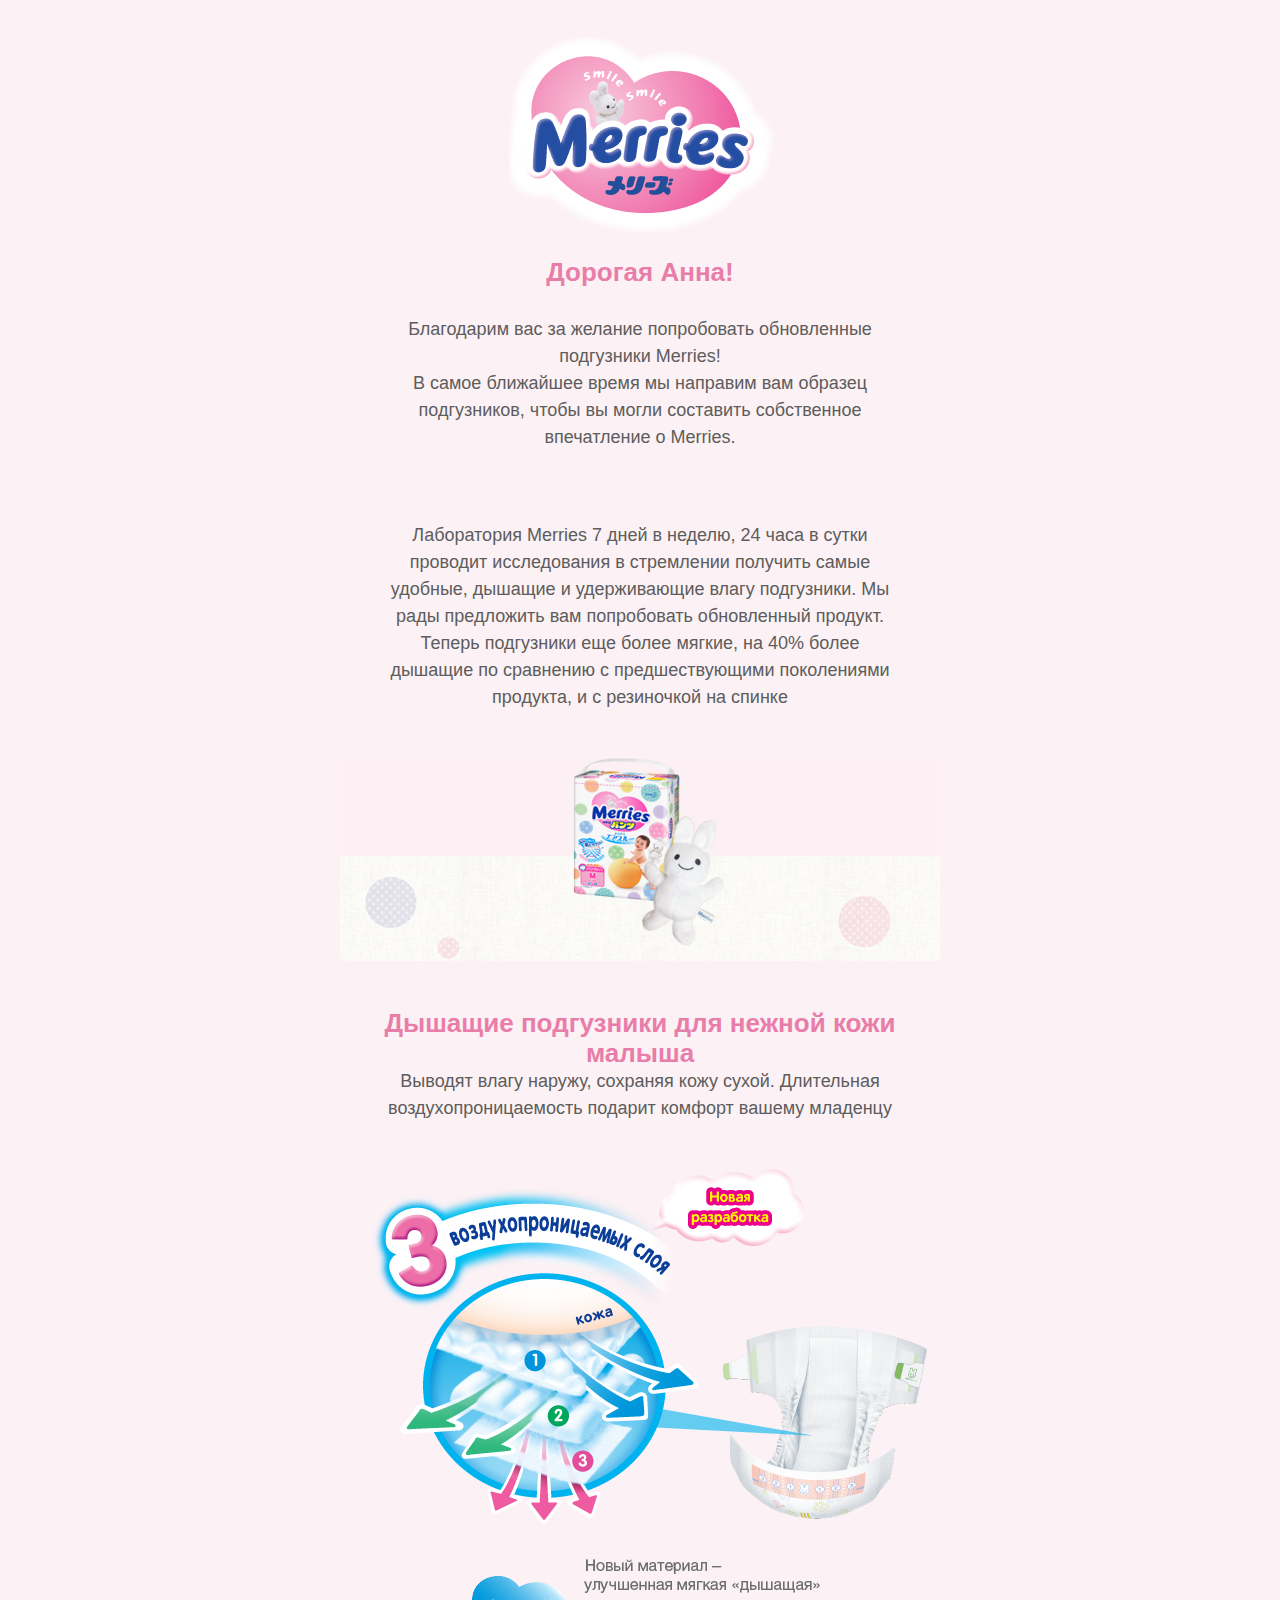
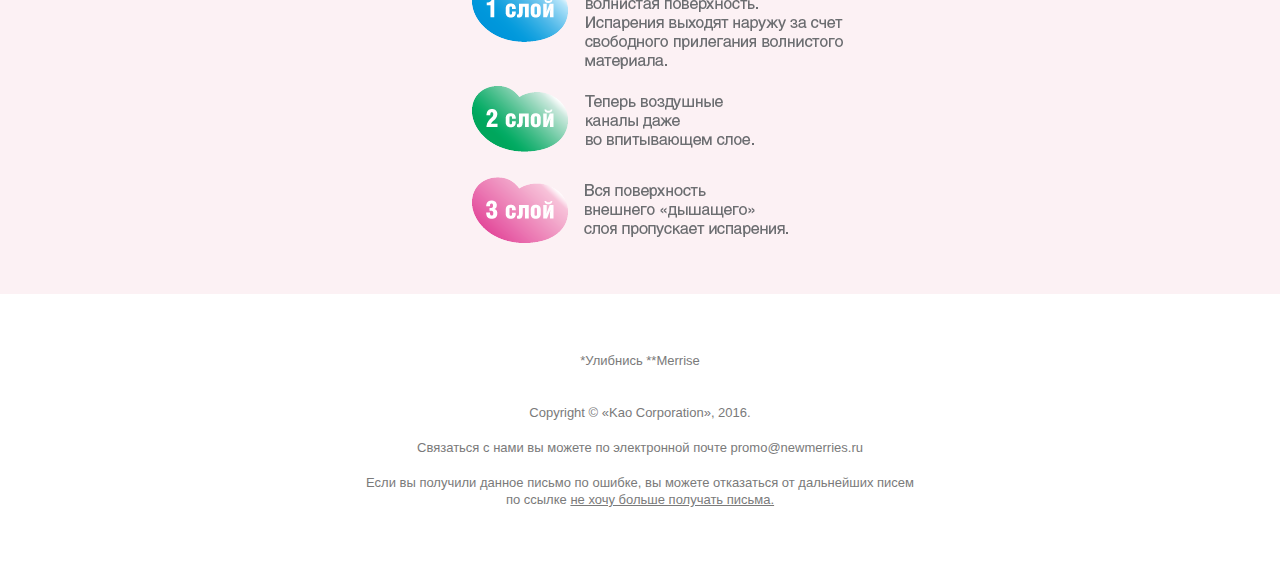
<file: letter/index.html>
<!DOCTYPE html>
<html lang="en">
<head>
<meta charset="utf-8">
<meta name="viewport" content="width=device-width; initial-scale=1.0; maximum-scale=1.0; user-scalable=0;">
<meta name="format-detection" content="telephone=no" />
<title>Schneider Email Template</title>

<style type="text/css">
body {
	margin:0;
	padding:0;
}
@media only screen and (max-width:600px) {
body[merkle] .hide {
	display:none !important;
	width:0px !important;
	height:0px !important;
}
body[merkle] .width270 {
	width:270px !important;
}
body[merkle] .width175 {
  width:175px !important;
}
body[merkle] .width220 {
  width:220px !important;
}

body[merkle] .heightauto {
  height:auto !important;
}
body[merkle] .widthauto {
  width:auto !important;
}
body[merkle] .aligncenter {
	text-align:center !important;
}
body[merkle] .padding0 {
	padding:0px !important;
}
body[merkle] .paddingbottom6 {
	padding:6px !important;
}
body[merkle] .alignleft {
	text-align:left !important;
}
body[merkle] .bgwhite {
	background-color:#FFFFFF !important;
	background-image:none !important;
	width:inherit !important;
	height:inherit !important;
}
body[merkle] .bggray {
	background-color:#efefef !important;
}
body[merkle] .drop {
width:270px !important;
float:left !important;
}
body[merkle] .drop2 {
width:220px !important;
float:left !important;
}
body[merkle] .desktop{visibility:hidden; display:none !important;}
body[merkle] .mobile{max-height: none !important; font-family:Arial, Helvetica, sans-serif; display: block !important; }
body[merkle] .yellow{color:#ffc222 !important;}
body[merkle] .head_space_height{height:2px;}
body[merkle] .right_col_height{height:280px;}

body[merkle]  .title_text_sm {
  font-size: 25px !important;
  line-height: 28px !important;
}
}
</style>
<style type="text/css">
 .desktop{visibility:visible;}
 .mobile { max-height: 0px !important; font-size: 0 !important; display: none; }
 .ExternalClass {
	width:100%;
}
 .ExternalClass, .ExternalClass p, .ExternalClass span, .ExternalClass font, .ExternalClass td,  .ExternalClass div {
	mso-line-height-rule:exactly;
	mso-line-height-rule:exactly;
	line-height: 100%;
}
body {
	-webkit-text-size-adjust:none;
	-ms-text-size-adjust:none;
}
table td {
	border-collapse:collapse;
}
p {
	margin:0;
	padding:0;
	margin-bottom:0;
}
h1, h2, h3, h4, h5, h6 {
	mso-line-height-rule:exactly;
	mso-line-height-rule:exactly;
	line-height: 100%;
}
a, a:link {
	text-decoration: underline;
}
span.yshortcuts {
	color:#000;
	background-color:none;
	border:none;
}
span.yshortcuts:hover, span.yshortcuts:active, span.yshortcuts:focus {
	background-color:none;
	border:none;
}
a:visited {
	text-decoration: none
}
a:focus {
	text-decoration: underline
}
a:hover {
	text-decoration: underline
}
.head_space_height{height:80px;}
.Img_Descrip{font-size:12px; font-weight:normal; font-family:Arial, Helvetica, sans-serif;}
.right_col_height{height:328px;}
</style>
</head>
<body merkle="fix" style="margin:0; padding:0;  -webkit-text-size-adjust: none;" bgcolor="#fcf1f4" >
<div style="background-color:#fcf1f4;" align="center">
  <!--[if gte mso 9]>
  <v:background xmlns:v="urn:schemas-microsoft-com:vml" fill="t">
    <v:fill type="tile" src="" color="#efefef"/>
  </v:background>
  <![endif]-->
  <table height="100%" width="100%" cellpadding="0" cellspacing="0" border="0">
    <tr>
      <td valign="top" align="center" background="">
    
        <!--Begin Header2 -->
        <table width="600" border="0" cellspacing="0" cellpadding="0" style="-moz-border-radius:0px; -webkit-border-radius:0px;" class="width270" >
          <tr>
            <td align="left" valign="top">

              <!--begin spacer -->    
              <table width="600" border="0" cellspacing="0" cellpadding="0" bgcolor="#fcf1f4" class="width270">
                <tr>
                  <td align="left" valign="top" style="font-size:30px; line-height:30px"><img src="images/spacer.gif" width="1" height="30" border="0" /></td>
                </tr>
              </table>
              <!--end spacer --> 


              <table width="600" border="0" cellspacing="0" cellpadding="0" bgcolor="#FFFFFF" class="width270" style="text-align:left;">
                <tbody>

                  <tr>
                    <!--Top Column -->
                    <td align="left" valign="top" class="drop">
                      <table align="left" width="100%" border="0" cellspacing="0" cellpadding="0" bgcolor="#FFFFFF" style="text-align:left;" class=" alignleft">
                        <tbody>
                          <tr>
                            
                            <td align="center" valign="middle" bgcolor="#fcf1f4" width="175">
                              <a href="www.mamamerries.ru" style="color:#9fa0a4; text-decoration: underline; font-family: Arial, Helvetica, sans-serif; font-size: 12px"><img src="images/logo.png" height="200" width="268" alt=""></a>
                            </td>
                               
                          </tr>
                        </tbody>
                      </table>
                    </td>
                    <!--/Top Column -->
                  </tr>

                  <tr>
                    <td><!--begin spacer -->
                      <table width="600" border="0" cellspacing="0" cellpadding="0" bgcolor="#fcf1f4" class="width270">
                        <tbody>
                          <tr>
                            <td align="left" valign="top" style="font-size:15px; line-height:15px"><img src="images/spacer.gif" width="1" height="15" border="0"></td>
                          </tr>
                        </tbody>
                      </table>
                      <!--end spacer -->
                    </td>
                  </tr>

                  <tr>
                    <!--Top Column -->
                    <td align="left" valign="top" class="drop">
                      <table align="left" width="100%" border="0" cellspacing="0" cellpadding="0" bgcolor="#fcf1f4" style="text-align:left;" class=" alignleft">
                        <tbody>
                          <tr>

                            <td align="center" class="title_text_sm" valign="top" bgcolor="#fcf1f4" style="font-family:  Arial, Helvetica, sans-serif; font-size:26px; line-height:30px; font-weight: bold; color:#e97da9">
                            Дорогая Анна!
                            </td>

                          </tr>
                        </tbody>
                      </table>
                    </td>
                    <!--/Top Column -->
                  </tr>


                  <tr>
                    <td><!--begin spacer -->
                      <table width="600" border="0" cellspacing="0" cellpadding="0" bgcolor="#fcf1f4" class="width270">
                        <tbody>
                          <tr>
                            <td align="left" valign="top" style="font-size:25px; line-height:25px"><img src="images/spacer.gif" width="1" height="25" border="0"></td>
                          </tr>
                        </tbody>
                      </table>
                      <!--end spacer -->
                    </td>
                  </tr>

                  <tr>
                    <!--Top Column -->
                    <td align="left" valign="top" class="drop">
                      <table align="left" width="100%" border="0" cellspacing="0" cellpadding="0" bgcolor="#fcf1f4" style="text-align:left;" class=" alignleft">
                        <tbody>
                          <tr>
                            <td align="left" class="hide" valign="top" bgcolor="#fcf1f4" width="50"><img src="images/spacer.gif" width="50" height="1" border="0" style="display:block"></td>  
                            <td align="center" valign="top" bgcolor="#fcf1f4" style="font-family:  Arial, Helvetica, sans-serif; font-size:18px; line-height:27px; color:#5d5d5d">Благодарим вас за желание попробовать обновленные подгузники  Merries!<br> В самое ближайшее время мы направим вам образец подгузников, чтобы вы могли составить собственное впечатление о Merries.</td>
                            <td align="left" class="hide" valign="top" bgcolor="#fcf1f4" width="50"><img src="images/spacer.gif" width="50" height="1" border="0" style="display:block"></td>  
                          </tr>
                        </tbody>
                      </table>
                    </td>
                    <!--/Top Column -->
                  </tr>

                  <tr>
                    <td><!--begin spacer -->
                      <table width="600" border="0" cellspacing="0" cellpadding="0" bgcolor="#fcf1f4" class="width270">
                        <tbody>
                          <tr>
                            <td align="left" valign="top" style="font-size:15px; line-height:15px"><img src="images/spacer.gif" width="1" height="15" border="0"></td>
                          </tr>
                        </tbody>
                      </table>
                      <!--end spacer -->
                    </td>
                  </tr>

                  <tr>
                    <td><!--begin spacer -->
                      <table width="600" border="0" cellspacing="0" cellpadding="0" bgcolor="#fcf1f4" class="width270">
                        <tbody>
                          <tr>
                            <td align="left" valign="top" style="font-size:45px; line-height:45px"><img src="images/spacer.gif" width="1" height="45" border="0"></td>
                          </tr>
                        </tbody>
                      </table>
                      <!--end spacer -->
                    </td>
                  </tr>

                  <!--Top Column -->
                    <td align="left" valign="top" class="drop">
                      <table align="left" width="100%" border="0" cellspacing="0" cellpadding="0" bgcolor="#FFFFFF" style="text-align:left;" class=" alignleft">
                        <tbody>
                          <tr>

                            <td align="left" class="hide" valign="top" bgcolor="#fcf1f4" width="45"><img src="images/spacer.gif" width="45" height="1" border="0" style="display:block"></td>  
                                
                            <td align="center"  valign="top" bgcolor="#fcf1f4" style="font-family:  Arial, Helvetica, sans-serif; font-size:18px; line-height:27px; color:#5d5d5d">
                            Лаборатория Merries 7 дней в неделю, 24 часа в сутки проводит исследования в стремлении получить самые удобные, дышащие и удерживающие влагу подгузники. Мы рады предложить вам попробовать обновленный продукт. Теперь подгузники еще более мягкие, на 40% более дышащие по сравнению с предшествующими поколениями продукта, и с резиночкой на спинке</td>

                            <td align="left" class="hide" valign="top" bgcolor="#fcf1f4" width="45"><img src="images/spacer.gif" width="45" height="1" border="0" style="display:block"></td>  

                          </tr>
                        </tbody>
                      </table>
                    </td>
                    <!--/Top Column -->
                  </tr>

                </tbody>
              </table>

              <!--End Header2 -->  


              <!--begin spacer -->
              <table width="600" border="0" cellspacing="0" cellpadding="0" bgcolor="#fcf1f4" class="width270">
                <tbody><tr>
                  <td align="left" valign="top" style="font-size:40px; line-height:40px"><img src="images/spacer.gif" width="1" height="40" border="0"></td>
                </tr>
              </tbody></table>
              <!--/end spacer -->


              <!--img -->
              <table width="600" border="0" cellspacing="0" cellpadding="0" bgcolor="#FFFFFF" class="width270">
                <tbody><tr>
                  <td align="ceter" valign="top" style="font-size:0px; line-height:0px;"><img src="images/img_1.jpg" class="width270" border="0" style="margin: 0; padding: 0;"></td>
                </tr>
              </tbody></table>
              <!--/img -->


              <!--begin spacer -->
              <table width="600" border="0" cellspacing="0" cellpadding="0" bgcolor="#fcf1f4" class="width270">
                <tbody><tr>
                  <td align="left" valign="top" style="font-size:40px; line-height:40px"><img src="images/spacer.gif" width="1" height="40" border="0"></td>
                </tr>
              </tbody></table>
              <!--/end spacer -->

              <table width="600" border="0" cellspacing="0" cellpadding="0" bgcolor="#FFFFFF" class="width270">
                <tbody>
                  <tr>
                    <td align="center" class="title_text_sm" valign="top" bgcolor="#fcf1f4" style="font-family:  Arial, Helvetica, sans-serif; font-size:26px; line-height:30px; font-weight: bold; color:#e97da9">
                    Дышащие подгузники для нежной кожи малыша
                    </td>
                  </tr>
                  <tr>
                    <td align="center"  valign="top" bgcolor="#fcf1f4" style="font-family:  Arial, Helvetica, sans-serif; font-size:18px; line-height:27px; color:#5d5d5d">
                      Выводят влагу наружу, сохраняя кожу сухой. Длительная воздухопроницаемость подарит комфорт вашему младенцу
                    </td>
                  </tr>
                  <tr>
                    <!--begin spacer -->
                      <table width="600" border="0" cellspacing="0" cellpadding="0" bgcolor="#fcf1f4" class="width270">
                        <tbody><tr>
                          <td align="left" valign="top" style="font-size:40px; line-height:40px"><img src="images/spacer.gif" width="1" height="40" border="0"></td>
                        </tr>
                      </tbody></table>
                      <!--/end spacer -->
                  </tr>
                </tbody>
              </table>
              <!--/img -->
              <table width="636" border="0" cellspacing="0" cellpadding="0" bgcolor="#fcf1f4" class="width270">
                <tbody>
                  <tr>
                    <!-- <td align="ceter" valign="middle" style="font-size:0px; line-height:0px;"><img src="images/bunny2.png" width="140" class="width270" border="0" style="margin: 0; padding: 0;"></td> -->
                    <td align="ceter" valign="top" style="font-size:0px; line-height:0px;"><img src="images/picture2.png" width="636" class="width270" border="0" style="margin: 0; padding: 0;"></td>
                    <!-- <td align="ceter" valign="middle" style="font-size:0px; line-height:0px;"><img src="images/bunny1.png" width="160" class="width270" border="0" style="margin: 0; padding: 0;"></td> -->
                  </tr>
                </tbody>
              </table>
              <!--/img -->
              <!--begin spacer -->
              <table width="600" border="0" cellspacing="0" cellpadding="0" bgcolor="#fcf1f4" class="width270">
                <tbody><tr>
                  <td align="left" valign="top" style="font-size:40px; line-height:40px"><img src="images/spacer.gif" width="1" height="40" border="0"></td>
                </tr>
              </tbody></table>
              <!--/end spacer -->


            </td>
          </tr>
        </table>
    
      </td>
    </tr>
  </table>




  <table height="428%" bgcolor="#ffffff" width="100%" cellpadding="0" cellspacing="0" border="0">
    <tbody><tr>
      <td valign="top" align="center" background="">
    
        <!--Begin Header2 -->
        <table width="600" border="0" cellspacing="0" cellpadding="0" style="-moz-border-radius:0px; -webkit-border-radius:0px;" class="width270">
          <tbody><tr>
            <td align="left" valign="top">


              <!--End Header2 -->  

              <!--begin spacer -->
              <table width="600" border="0" cellspacing="0" cellpadding="0" bgcolor="#ffffff" class="width270">
                <tbody><tr>
                  <td align="left" valign="top" style="font-size:30px; line-height:30px"><img src="images/spacer.gif" width="1" height="30" border="0"></td>
                </tr>
              </tbody></table>
              <!--/end spacer -->

              <!--begin spacer -->
              <table width="600" border="0" cellspacing="0" cellpadding="0" bgcolor="#ffffff" class="hide">
                <tbody><tr>
                  <td align="left" valign="top" style="font-size:20px; line-height:20px"><img src="images/spacer.gif" width="1" height="20" border="0"></td>
                </tr>
              </tbody></table>
              <!--/end spacer -->

              <table align="left" width="100%" border="0" cellspacing="0" cellpadding="0" bgcolor="#FFFFFF" style="text-align:left;" class=" alignleft">
                <tbody>
                  <tr>
                    <td align="left" valign="top" bgcolor="#ffffff" width="25"><img src="images/spacer.gif" width="25" height="1" border="0" style="display:block"></td>     

                    <td align="center" valign="top" bgcolor="#ffffff" style="font-family:  Arial, Helvetica, sans-serif; font-size:13px; line-height:17px; color:#7a7a7a">
                    *Улибнись **Merrise
                    </td>

                    <td align="left" valign="top" bgcolor="#ffffff" width="25"><img src="images/spacer.gif" width="25" height="1" border="0" style="display:block"></td>


                  </tr>
                </tbody>
              </table>


              <!--begin spacer -->
              <table width="600" border="0" cellspacing="0" cellpadding="0" bgcolor="#ffffff" class="hide">
                <tbody><tr>
                  <td align="left" valign="top" style="font-size:30px; line-height:30px"><img src="images/spacer.gif" width="1" height="30" border="0"></td>
                </tr>
              </tbody></table>
              <!--/end spacer -->

              <table align="left" width="100%" border="0" cellspacing="0" cellpadding="0" bgcolor="#FFFFFF" style="text-align:left;" class=" alignleft">
                <tbody>
                  <tr>
                    <td align="left" valign="top" bgcolor="#ffffff" width="25"><img src="images/spacer.gif" width="25" height="1" border="0" style="display:block"></td>     

                    <td align="center" valign="top" bgcolor="#ffffff" style="font-family:  Arial, Helvetica, sans-serif; font-size:13px; line-height:17px; color:#7a7a7a">
                    Copyright © «Kao Corporation», 2016.
                    </td>

                    <td align="left" valign="top" bgcolor="#ffffff" width="25"><img src="images/spacer.gif" width="25" height="1" border="0" style="display:block"></td>


                  </tr>
                </tbody>
              </table>

              <!--begin spacer -->
              <table width="600" border="0" cellspacing="0" cellpadding="0" bgcolor="#ffffff" class="width270">
                <tbody><tr>
                  <td align="left" valign="top" style="font-size:15px; line-height:15px"><img src="images/spacer.gif" width="1" height="15" border="0"></td>
                </tr>
              </tbody></table>
              <!--/begin spacer -->

              <table align="left" width="100%" border="0" cellspacing="0" cellpadding="0" bgcolor="#FFFFFF" style="text-align:left;" class=" alignleft">
                <tbody>
                  <tr>
                    <td align="left" valign="top" bgcolor="#ffffff" width="25"><img src="images/spacer.gif" width="25" height="1" border="0" style="display:block"></td>     

                    <td align="center" valign="top" bgcolor="#ffffff" style="font-family:  Arial, Helvetica, sans-serif; font-size:13px; line-height:17px; color:#7a7a7a">
                    Связаться с нами вы можете по электронной почте <a href="mailto:promo@newmerries.ru" style="color:#7a7a7a; font-family: Arial, Helvetica, sans-serif; font-size:13px; line-height:17px; text-decoration: none; word-wrap: break-word;" target="_blank">promo@newmerries.ru</a>
                    </td>

                    <td align="left" valign="top" bgcolor="#ffffff" width="25"><img src="images/spacer.gif" width="25" height="1" border="0" style="display:block"></td>


                  </tr>
                </tbody>
              </table>

              <!--begin spacer -->
              <table width="600" border="0" cellspacing="0" cellpadding="0" bgcolor="#ffffff" class="width270">
                <tbody><tr>
                  <td align="left" valign="top" style="font-size:15px; line-height:15px"><img src="images/spacer.gif" width="1" height="15" border="0"></td>
                </tr>
              </tbody></table>
              <!--/begin spacer -->

              <table align="left" width="100%" border="0" cellspacing="0" cellpadding="0" bgcolor="#FFFFFF" style="text-align:left;" class=" alignleft">
                <tbody>
                  <tr>
                    <td align="left" valign="top" bgcolor="#ffffff" width="25"><img src="images/spacer.gif" width="25" height="1" border="0" style="display:block"></td>     

                    <td align="center" valign="top" bgcolor="#ffffff" style="font-family:  Arial, Helvetica, sans-serif; font-size:13px; line-height:17px; color:#7a7a7a">
                    Если вы получили данное письмо по ошибке, вы можете отказаться от дальнейших писем по ссылке <a href="" style="color:#7a7a7a; font-family: Arial, Helvetica, sans-serif; font-size:13px; line-height:17px; text-decoration: underline; word-wrap: break-word;" target="_blank">не хочу больше получать письма.</a>
                    </td>

                    <td align="left" valign="top" bgcolor="#ffffff" width="25"><img src="images/spacer.gif" width="25" height="1" border="0" style="display:block"></td>


                  </tr>
                </tbody>
              </table>

              <!--begin spacer -->
              <table width="600" border="0" cellspacing="0" cellpadding="0" bgcolor="#ffffff" class="width270">
                <tbody><tr>
                  <td align="left" valign="top" style="font-size:45px; line-height:45px"><img src="images/spacer.gif" width="1" height="45" border="0"></td>
                </tr>
              </tbody></table>
              <!--/begin spacer -->


            </td>
          </tr>
        </tbody></table>
    
      </td>
    </tr>
  </tbody></table>
</div> 
</body>
</html>
</file>
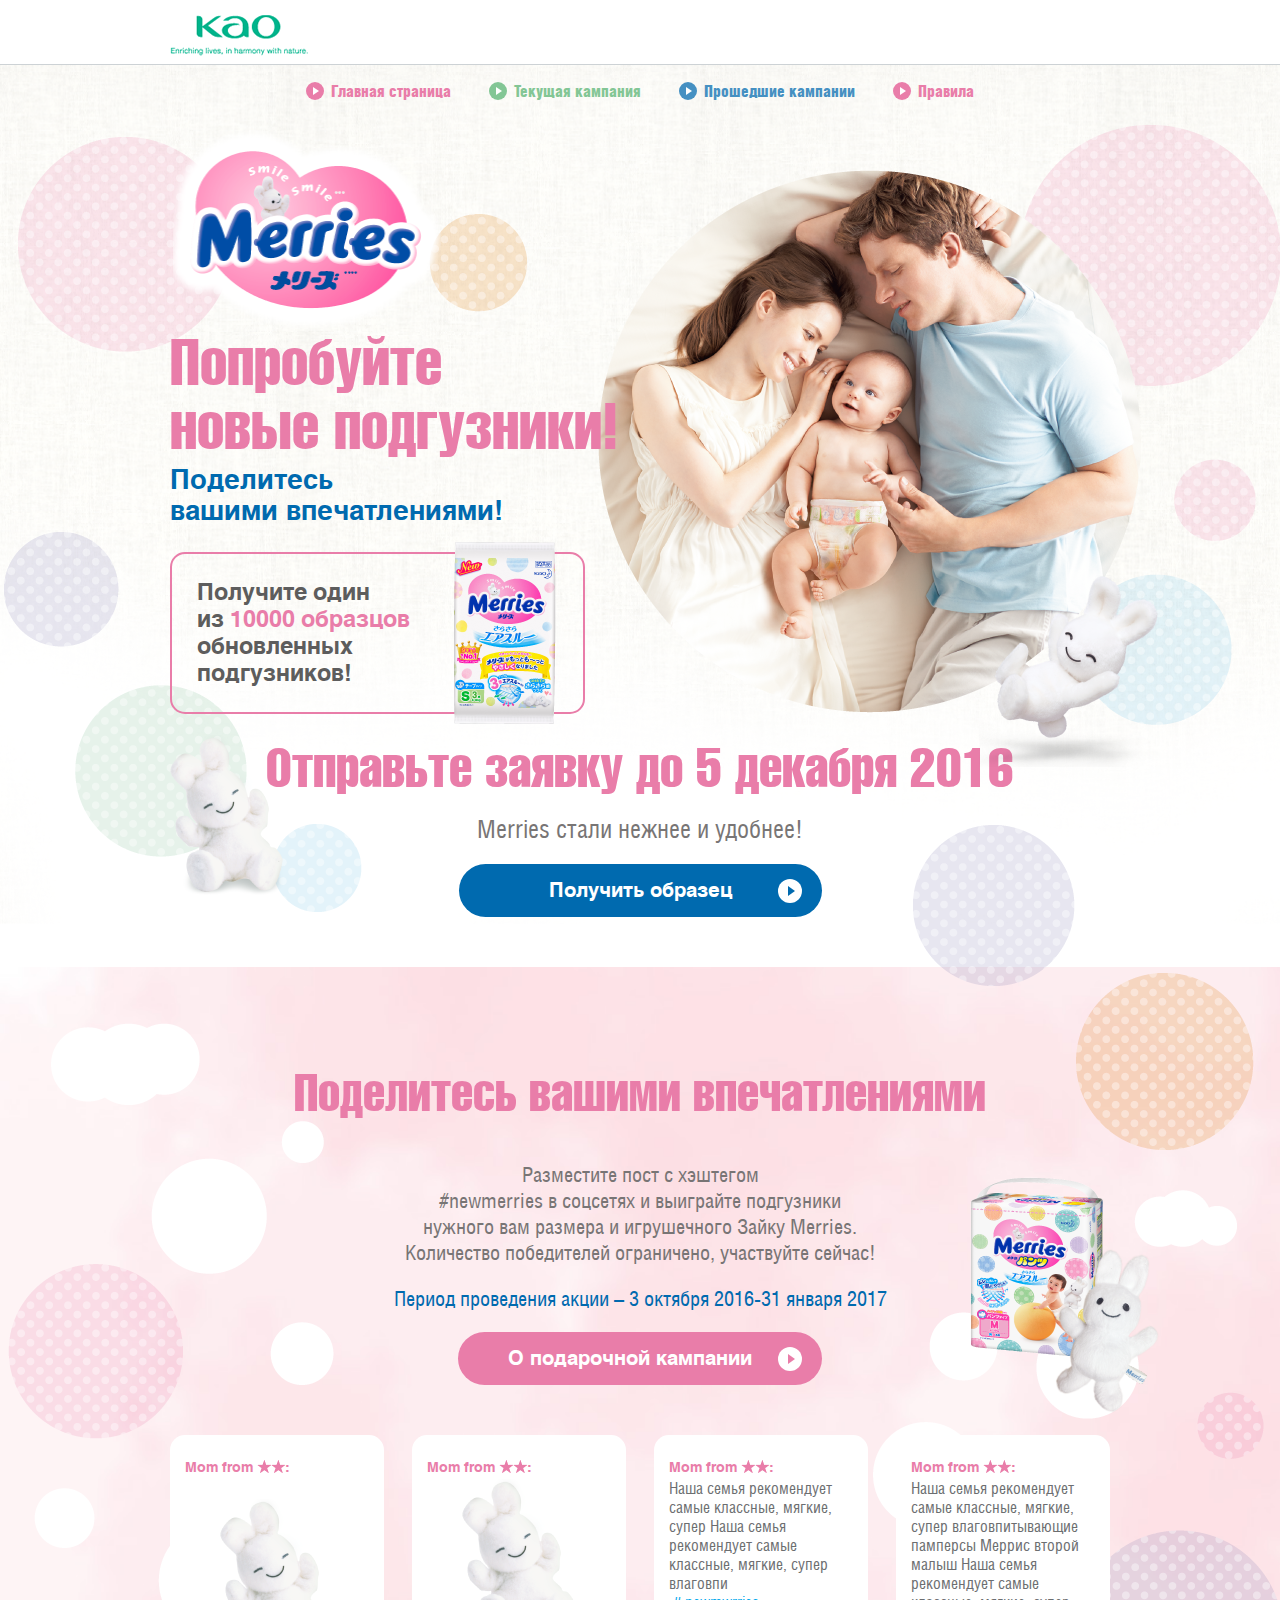
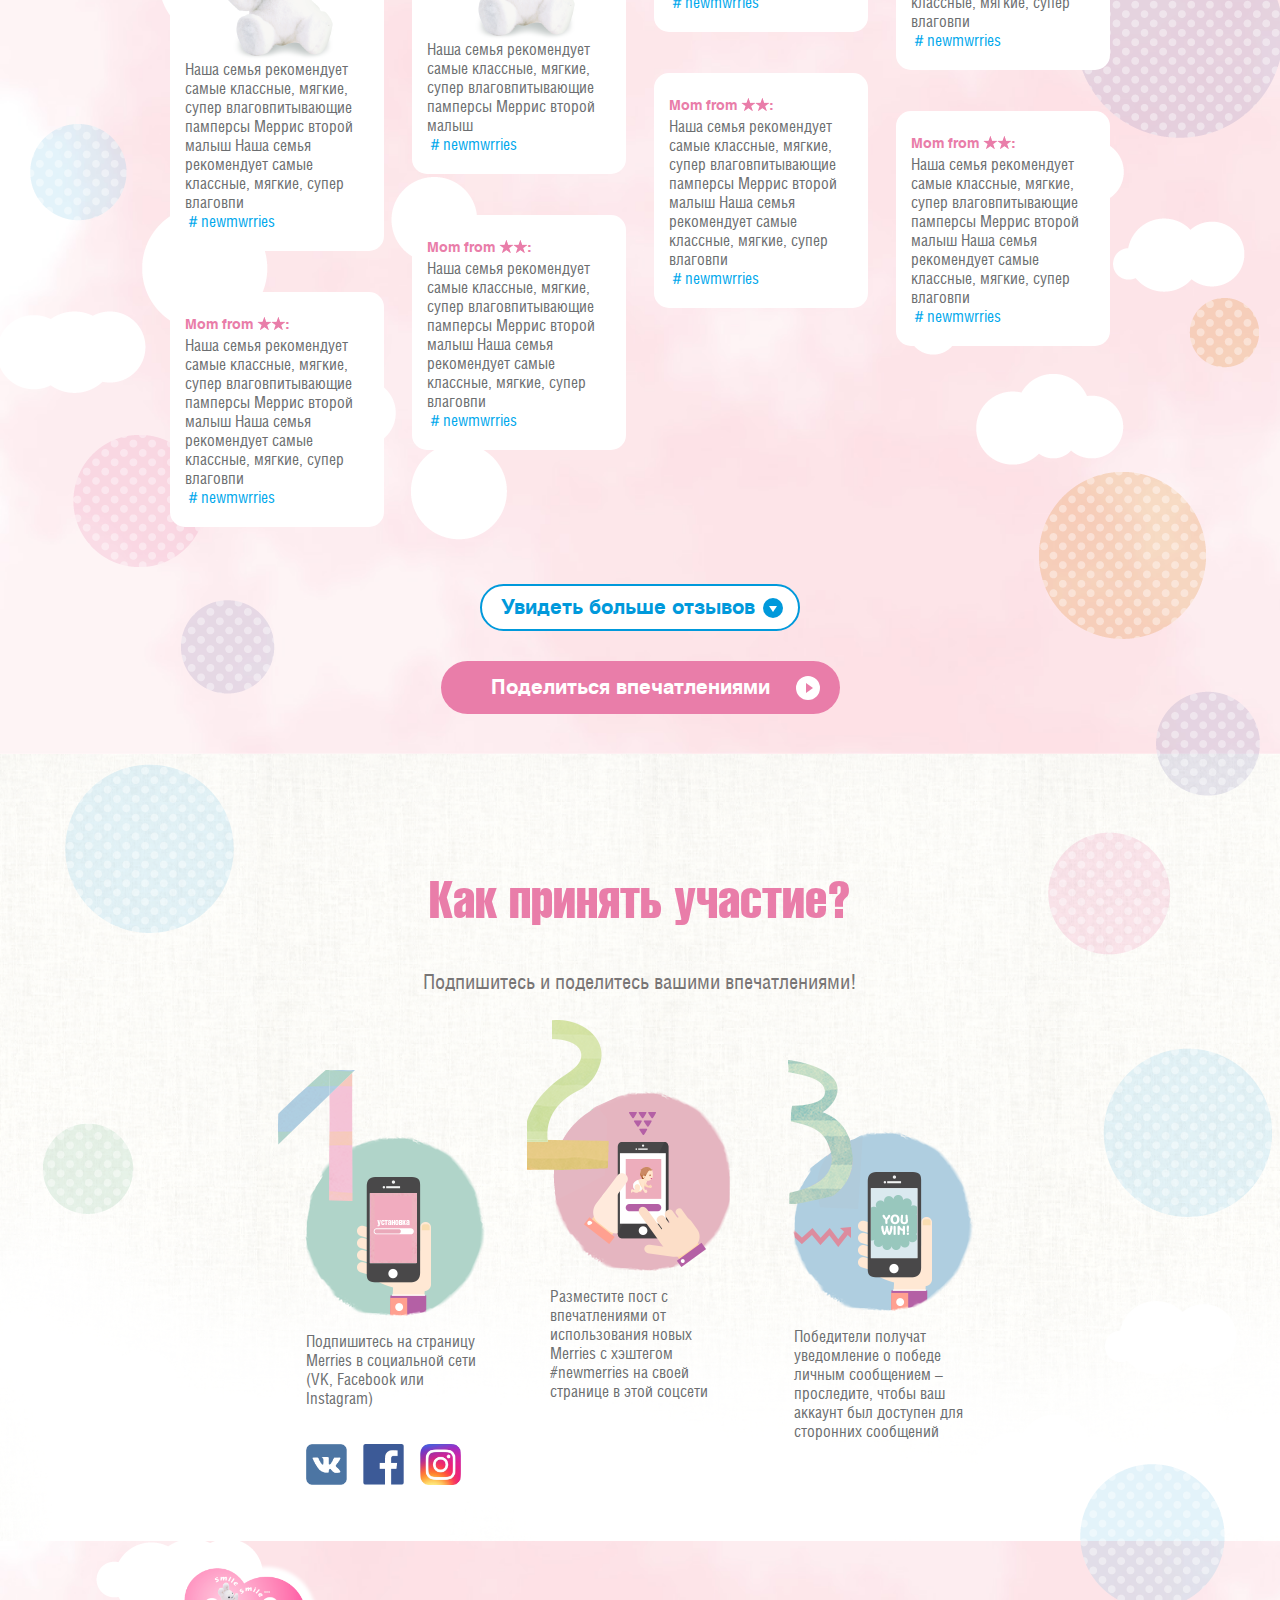
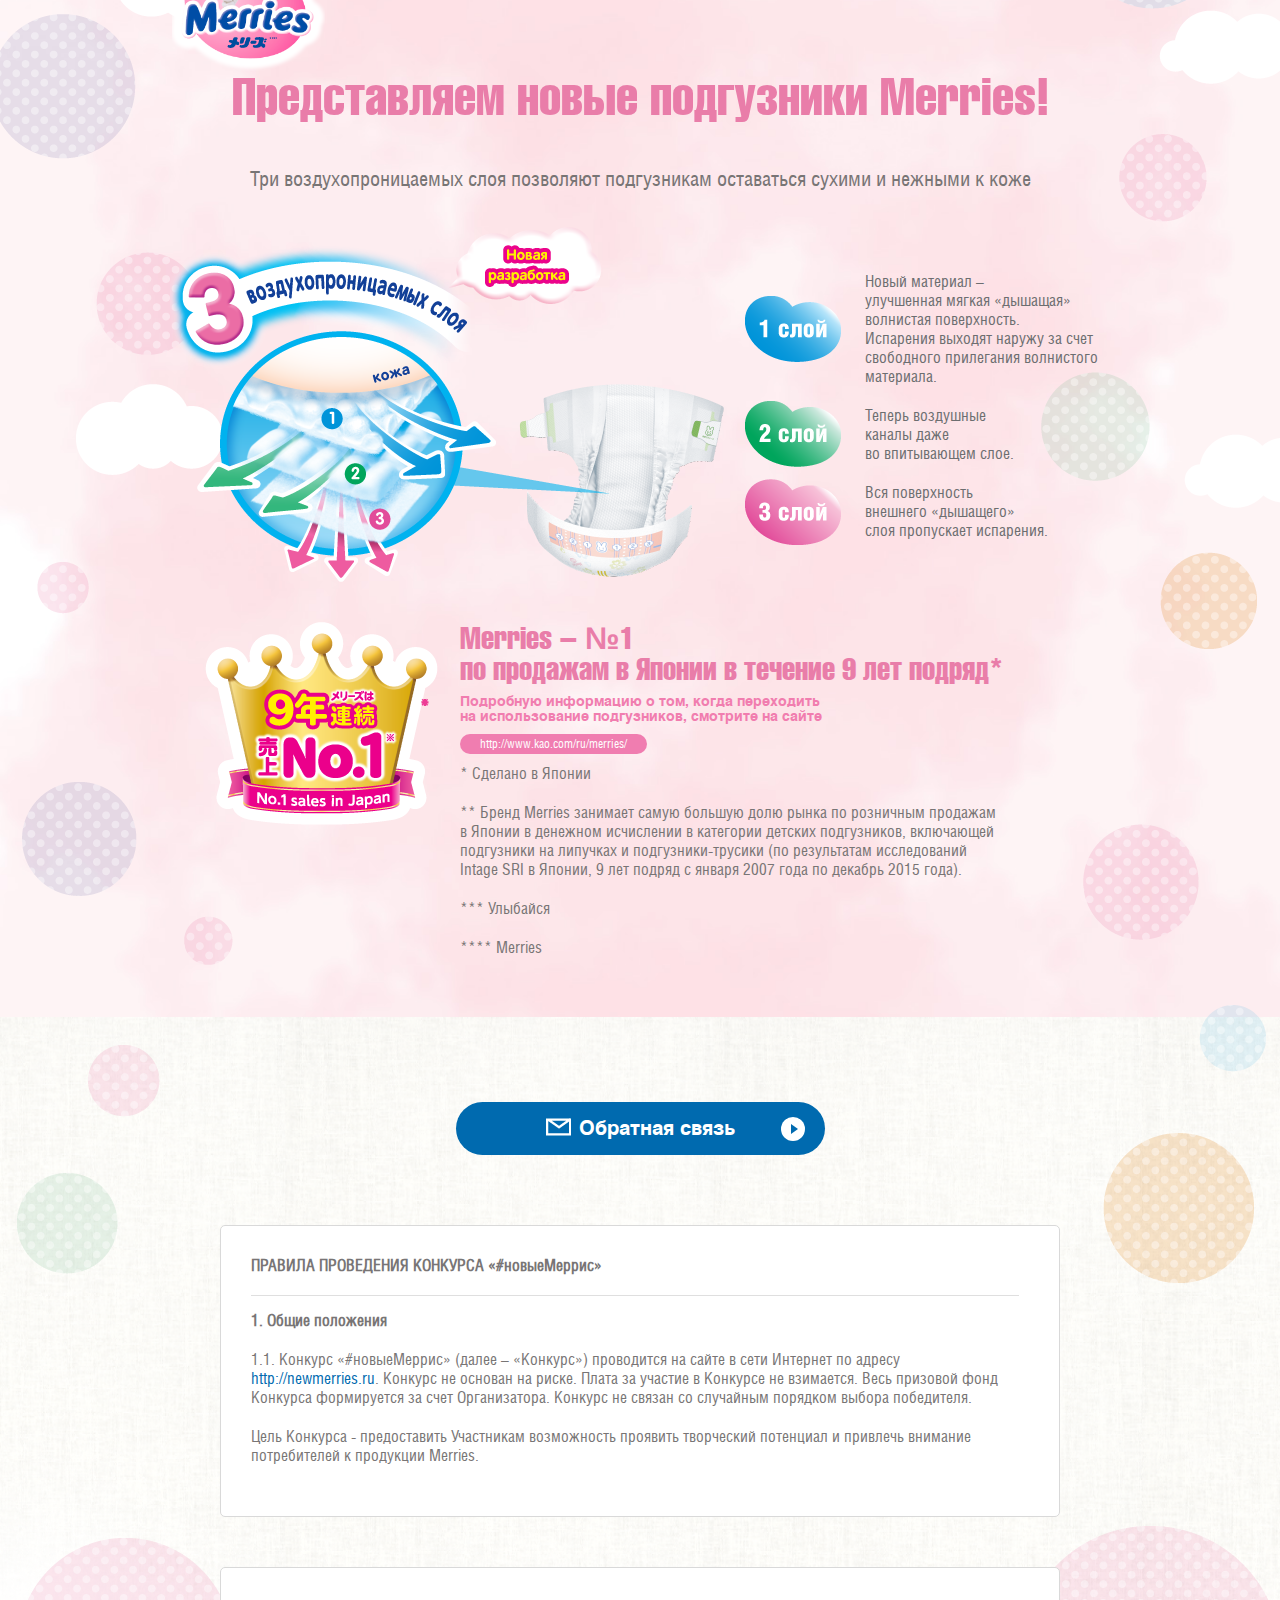
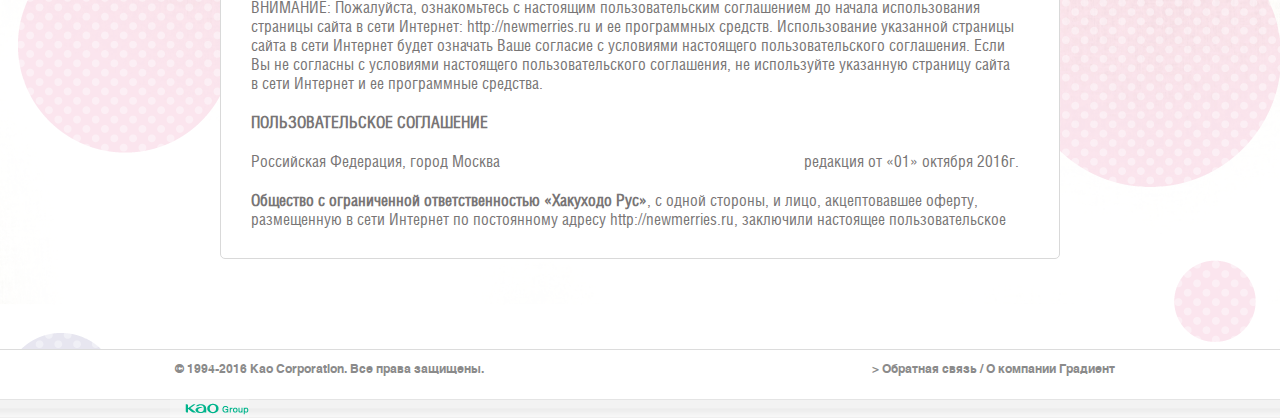
<file: Merries/index.html>
<!DOCTYPE html>
<html lang="en">

    <head>

        <!-- Basic page needs
        ============================================ -->
        <title>Home page</title>
        <meta charset="utf-8">
        <meta name="author" content="">
        <meta name="keywords" content="">
        <meta name="description" content="">

        <!-- Mobile specific metas
        ============================================ -->
        <meta name="viewport" content="width=device-width, initial-scale=1.0, maximum-scale=1.0, user-scalable=no">


        <!-- Libs CSS
        ============================================ -->
        <!-- <link href="https://fonts.googleapis.com/css?family=Roboto+Condensed:300,400,700&subset=cyrillic" rel="stylesheet"> -->

        

        <!-- Favicon
        ============================================ -->
        <!-- <link rel="shortcut icon" type="images/x-icon" href="images/fav_icon.ico"> -->
        <link rel="stylesheet" href="plugins/jquery.arcticmodal-0.3/jquery.arcticmodal-0.3.css">
        <link rel="stylesheet" href="plugins/ion.calendar-2.0.2/css/ion.calendar.css">

        <!-- Theme CSS
        ============================================ -->
        <!-- <link rel="stylesheet" href="css/se.css"> -->
        <link rel="stylesheet" href="css/style.css">

        <!-- Media Queries CSS
        ============================================ -->
        <link rel="stylesheet" href="css/responsive.css">

        <!-- Old IE 
        ============================================ -->

        <!--[if lt IE 8]>
        <div style=' clear: both; text-align:center; position: relative;'>
          <a href="http://windows.microsoft.com/en-US/internet-explorer/products/ie/home?ocid=ie6_countdown_bannercode">
            <img src="http://storage.ie6countdown.com/assets/100/images/banners/warning_bar_0000_us.jpg" border="0" height="42" width="820" alt="You are using an outdated browser. For a faster, safer browsing experience, upgrade for free today." />
          </a>
        </div>
        <![endif]-->
        <!--[if lt IE 9]>
        <script type="text/javascript" src="js/html5.js"></script>
        <link rel="stylesheet" type="text/css" media="screen" href="css/ie.css">
        <![endif]-->


    </head>

    <body>

        <!-- - - - - - - - - - - - - - Header - - - - - - - - - - - - - - - - -->

        <header id="header" role="banner">
            
            <!-- - - - - - - - - - - - - - Logo - - - - - - - - - - - - - - - - -->

            <div class="container">
                <div class="logo">
                
                  <a href="index.html" title="Home Page">
                      HomeStyle
                  </a>
                
                </div>
            </div>
             
            <!-- - - - - - - - - - - - - - End of Logo - - - - - - - - - - - - - - - - -->
            

        </header>

        <!-- - - - - - - - - - - - - - End of Header - - - - - - - - - - - - - - - - -->

        <!-- - - - - - - - - - - - - - Content - - - - - - - - - - - - - - - - -->

        <section>

            <div class="box box_1">

                <div class="container">

                    <!-- - - - - - - - - - - - - - Main Navigation - - - - - - - - - - - - - - - - -->
                   
                    <nav role="navigation">
                   
                       <ul class="navigation">
                   
                           <li class="nav_item_1"><a href="index.html">Главная страница</a></li>
                           <li class="nav_item_2"><a href="present.html">Текущая кампания</a></li>
                           <li class="nav_item_3"><a href="campaignslist.html">Прошедшие кампании</a></li>
                           <li class="nav_item_1"><a href="#rules">Правила</a></li>

                           
                   
                       </ul>
                   
                    </nav>
                   
                   <!-- - - - - - - - - - - - - - End of Main Navigation - - - - - - - - - - - - - - - - -->
                   
                    <div class="two_box clearfix">
                        <div class="two_box_left layer_box_1">
                            <div class="logo_merries">
                                <img src="images/logo_merries.png" height="200" width="271" alt="">
                            </div>

                            <h1>Попробуйте <br> новые подгузники!</h1>
                            <h2>Поделитесь <br> вашими впечатлениями!</h2>

                            <div class="information_box">
                                <div class="information_box_img">
                                    <img src="images/merries_img_1.png" height="182" width="102" alt="">
                                </div>
                                Получите один  <br>
                                из <span>10000 образцов</span>  <br>
                                обновленных  <br>
                                подгузников!
                            </div>
                        </div>
                        <div class="two_box_right">
                            <div class="main_foto">
                                <img src="images/photo1.png" height="543" width="543" alt="">
                            </div>
                        </div>
                    </div>

                    <div class="align_center">
                        <p class="title_data">Отправьте заявку до 5 декабря 2016</p>
                        <p class="title_information">Merries стали нежнее и удобнее!</p>

                        <a href="javascript:;" class="btn_blue modal_btn3">Получить образец</a>
                    </div>

                    <div class="rabbit_1">
                        <img src="images/rabbit_1.png" alt="">
                    </div>
                    <div class="rabbit_2">
                        <img src="images/rabbit_2.png" alt="">
                    </div>
                    
               </div>
 
            </div>

            <div class="box box_2">

                <div class="container">

                    
                    <div class="h3_wr">
                        <h3>Поделитесь вашими впечатлениями</h3>
                    </div>
                    <!-- <div class="h3_wr">
                        <h3 style="background:  url(images/cloud_1.png) center center no-repeat;">Поделитесь вашими впечатлениями</h3>
                    </div> -->

                    <div class="rabbit_3">
                        <img src="images/rabbit_3.png" alt="">
                    </div>

                    <div class="align_center mb30">
                        <p class="fz21">Разместите пост с хэштегом <br> #newmerries в соцсетях и выиграйте подгузники <br>  нужного вам размера и игрушечного Зайку Merries. <br> Количество победителей ограничено, участвуйте сейчас! </p>
                        <p class="fz21 text_blue">Период проведения акции – 3 октября 2016-31 января 2017</p>
                        <p><a href="present.html" class="btn_pink">О подарочной кампании</a></p>
                    </div>
                   
                    <div class="four_box_offset">

                        <div class="four_box_wr masonry clearfix">

                            <div class="four_box">
                                <div class="cont_box">
                                    <strong>Mom from <span class="icon_star"></span><span class="icon_star"></span>:</strong>
                                    <p>
                                    <div class="image_box">
                                        <img src="images/rabbit_1.png"  alt="">
                                    </div>
                                    Наша семья рекомендует самые классные, мягкие, супер влаговпитывающие памперсы Меррис  второй малыш
                                    Наша семья рекомендует самые классные, мягкие, супер влаговпи <br>
                                    <span class="text_blue">＃newmwrries</span>
                                    </p>
                                    
                                </div>    
                            </div>
                        
                            <div class="four_box">
                                <div class="cont_box">
                                    <strong>Mom from <span class="icon_star"></span><span class="icon_star"></span>:</strong>
                                    <div class="image_box">
                                        <img src="images/rabbit_1.png"  alt="">
                                    </div>
                                    <p>
                                    Наша семья рекомендует самые классные, мягкие, супер влаговпитывающие памперсы Меррис  второй малыш
                                    <br>
                                    <span class="text_blue">＃newmwrries</span>
                                    </p>
                                    
                                </div>    
                            </div>
                        
                            <div class="four_box">
                                <div class="cont_box">
                                    <strong>Mom from <span class="icon_star"></span><span class="icon_star"></span>:</strong>
                                    <p>
                                    Наша семья рекомендует самые классные, мягкие, супер 
                                    Наша семья рекомендует самые классные, мягкие, супер влаговпи <br>
                                    <span class="text_blue">＃newmwrries</span>
                                    </p>
                                    
                                </div>    
                            </div>
                        
                            <div class="four_box">
                                <div class="cont_box">
                                    <strong>Mom from <span class="icon_star"></span><span class="icon_star"></span>:</strong>
                                    <p>
                                    Наша семья рекомендует самые классные, мягкие, супер влаговпитывающие памперсы Меррис  второй малыш
                                    Наша семья рекомендует самые классные, мягкие, супер влаговпи <br>
                                    <span class="text_blue">＃newmwrries</span>
                                    </p>
                                    
                                </div>    
                            </div>

                            <div class="four_box">
                                <div class="cont_box">
                                    <strong>Mom from <span class="icon_star"></span><span class="icon_star"></span>:</strong>
                                    <p>
                                    Наша семья рекомендует самые классные, мягкие, супер влаговпитывающие памперсы Меррис  второй малыш
                                    Наша семья рекомендует самые классные, мягкие, супер влаговпи <br>
                                    <span class="text_blue">＃newmwrries</span>
                                    </p>
                                    
                                </div>    
                            </div>
                        
                            <div class="four_box">
                                <div class="cont_box">
                                    <strong>Mom from <span class="icon_star"></span><span class="icon_star"></span>:</strong>
                                    <p>
                                    Наша семья рекомендует самые классные, мягкие, супер влаговпитывающие памперсы Меррис  второй малыш
                                    Наша семья рекомендует самые классные, мягкие, супер влаговпи <br>
                                    <span class="text_blue">＃newmwrries</span>
                                    </p>
                                    
                                </div>    
                            </div>
                        
                            <div class="four_box">
                                <div class="cont_box">
                                    <strong>Mom from <span class="icon_star"></span><span class="icon_star"></span>:</strong>
                                    <p>
                                    Наша семья рекомендует самые классные, мягкие, супер влаговпитывающие памперсы Меррис  второй малыш
                                    Наша семья рекомендует самые классные, мягкие, супер влаговпи <br>
                                    <span class="text_blue">＃newmwrries</span>
                                    </p>
                                    
                                </div>    
                            </div>
                        
                            <div class="four_box">
                                <div class="cont_box">
                                    <strong>Mom from <span class="icon_star"></span><span class="icon_star"></span>:</strong>
                                    <p>
                                    Наша семья рекомендует самые классные, мягкие, супер влаговпитывающие памперсы Меррис  второй малыш
                                    Наша семья рекомендует самые классные, мягкие, супер влаговпи <br>
                                    <span class="text_blue">＃newmwrries</span>
                                    </p>
                                    
                                </div>    
                            </div>
                        
                        </div>



                        <div class="four_box_wr clearfix open_top_box" style="display: none;">

                            <div class="masonry2">
                                <div class="four_box">
                                    <div class="cont_box">
                                        <strong>Mom from <span class="icon_star"></span><span class="icon_star"></span>:</strong>
                                        <p>
                                        Наша семья рекомендует самые классные, мягкие, супер влаговпитывающие памперсы Меррис  второй малыш
                                        Наша семья рекомендует самые классные, мягкие, супер влаговпи <br>
                                        <span class="text_blue">＃newmwrries</span>
                                        </p>
                                        
                                    </div>    
                                </div>
                            
                                <div class="four_box">
                                    <div class="cont_box">
                                        <strong>Mom from <span class="icon_star"></span><span class="icon_star"></span>:</strong>
                                        <p>
                                        Наша 
                                        Наша семья рекомендует самые классные, мягкие, супер влаговпи <br>
                                        <span class="text_blue">＃newmwrries</span>
                                        </p>
                                        
                                    </div>    
                                </div>
                            
                                <div class="four_box">
                                    <div class="cont_box">
                                        <strong>Mom from <span class="icon_star"></span><span class="icon_star"></span>:</strong>
                                        <p>
                                        Наша семья рекомендует самые классные, мягкие, супер влагпамперсы Меррис  второй малыш
                                        Наша семья рекомендует самые классные, мягкие, супер влаговпи <br>
                                        <span class="text_blue">＃newmwrries</span>
                                        </p>
                                        
                                    </div>    
                                </div>
                            
                                <div class="four_box">
                                    <div class="cont_box">
                                        <strong>Mom from <span class="icon_star"></span><span class="icon_star"></span>:</strong>
                                        <p>
                                        Наша семья рекомалыш
                                        Наша семья рекомендует самые классные, мягкие, супер влаговпи <br>
                                        <span class="text_blue">＃newmwrries</span>
                                        </p>
                                        
                                    </div>    
                                </div>
                                <div class="four_box">
                                    <div class="cont_box">
                                        <strong>Mom from <span class="icon_star"></span><span class="icon_star"></span>:</strong>
                                        <p>
                                        Наша семья рекомендует самые классные, мягкие, супер влаговпитывающие памперсы Меррис  второй малыш
                                        Наша семья рекомендует самые классные, мягкие, супер влаговпи <br>
                                        <span class="text_blue">＃newmwrries</span>
                                        </p>
                                        
                                    </div>    
                                </div>
                            
                                <div class="four_box">
                                    <div class="cont_box">
                                        <strong>Mom from <span class="icon_star"></span><span class="icon_star"></span>:</strong>
                                        <p>
                                        Наша 
                                        Наша семья рекомендует самые классные, мягкие, супер влаговпи <br>
                                        <span class="text_blue">＃newmwrries</span>
                                        </p>
                                        
                                    </div>    
                                </div>
                            
                                <div class="four_box">
                                    <div class="cont_box">
                                        <strong>Mom from <span class="icon_star"></span><span class="icon_star"></span>:</strong>
                                        <p>
                                        Наша семья рекомендует самые классные, мягкие, супер влагпамперсы Меррис  второй малыш
                                        Наша семья рекомендует самые классные, мягкие, супер влаговпи <br>
                                        <span class="text_blue">＃newmwrries</span>
                                        </p>
                                        
                                    </div>    
                                </div>
                            
                                <div class="four_box">
                                    <div class="cont_box">
                                        <strong>Mom from <span class="icon_star"></span><span class="icon_star"></span>:</strong>
                                        <p>
                                        Наша семья рекомалыш
                                        Наша семья рекомендует самые классные, мягкие, супер влаговпи <br>
                                        <span class="text_blue">＃newmwrries</span>
                                        </p>
                                        
                                    </div>    
                                </div>
                            
                            </div>
                        </div>


                        <div class="btn_blue_pos">
                            <a href="javascript:;" class="btn_blue2 btn_open_top_box"><span class="s">Увидеть больше отзывов</span><span class="h">Скрыть отзывы</span></a>
                        </div>

                    </div>

                    <div class="align_center">
                        <p><a href="javascript:;" class="btn_pink modal_btn">Поделиться впечатлениями</a></p>
                    </div>
                    
               </div>

            </div>

            <div class="box box_3">

                <div class="container">

                    
                    <div class="h3_wr">
                        <h3>Как принять участие?</h3>
                    </div>

                    <div class="align_center">
                        <p class="fz21">Подпишитесь и поделитесь вашими впечатлениями!</p>
                    </div>
                   
                    <div class="three_box_wr clearfix">

                        <div class="three_box">
                            <div class="three_box_img three_box_1">
                                <img src="images/participation_img_1.png"  alt="">
                            </div>  
                            <div class="three_box_cont">
                                <p>Подпишитесь на страницу Merries в cоциальной сети (VK, Facebook или Instagram)</p>  
                                <ul class="social_box">
                                    <li><a href=""><img src="images/icon_vk.png" height="41" width="41" alt=""></a></li>
                                    <li><a href=""><img src="images/icon_f.png" height="41" width="41" alt=""></a></li>
                                    <li><a href=""><img src="images/icon_tw.png" height="41" width="41" alt=""></a></li>
                                </ul>
                            </div>
                        </div>
                    
                        <div class="three_box">
                            <div class="three_box_img three_box_2">
                                <img src="images/participation_img_2.png" h alt=""> 
                            </div>
                           <div class="three_box_cont"> <p>Разместите пост с впечатлениями от использования новых Merries с хэштегом #newmerries на своей странице в этой соцсети</p> </div>   
                        </div>

                        <div class="three_box">
                            <div class="three_box_img three_box_3">
                                <img src="images/participation_img_3.png" alt="">
                            </div>    
                            <div class="three_box_cont">
                                <p>Победители получат уведомление о победе личным сообщением – проследите, чтобы ваш аккаунт был доступен для сторонних сообщений</p>
                            </div>
                        </div>           
                    
                    </div>
                    
               </div>

            </div>

            <div class="box box_4">

                <div class="container">

                    
                    <div class="h3_wr">
                        <h3>Представляем новые подгузники Merries!</h3>
                    </div>

                    <div class="align_center">
                        <p class="fz21">Три воздухопроницаемых слоя позволяют подгузникам оставаться сухими и нежными к коже</p>
                    </div>

                    <div class="present_box clearfix">
                        <div class="present_left_box">
                            <img src="images/img_present_1.png" alt="">
                        </div>
                        
                        <div class="present_right_box">
                            <ul class="list1">
                                <li style="background:url(images/list_number_1.png) 0 center no-repeat;">Новый материал – <br>
                                    улучшенная мягкая «дышащая» <br>
                                    волнистая поверхность. <br>
                                    Испарения выходят наружу за счет <br>
                                    свободного прилегания волнистого <br>
                                    материала.</li>
                                <li style="background:url(images/list_number_2.png) 0 center no-repeat;">Теперь воздушные <br>
                                    каналы даже <br>
                                    во впитывающем слое.</li>
                                <li style="background:url(images/list_number_3.png) 0 center no-repeat;">Вся поверхность <br>
                                    внешнего «дышащего» <br>
                                    слоя пропускает испарения.</li>
                                                            
                            </ul>
                        </div>
                    </div>
                   

                   <div class="present_box2 clearfix">
                        <div class="present_left_box2">
                            <img src="images/img_present_2.png" alt="">
                            
                        </div>
                        
                        <div class="present_right_box2">

                            <h4>Merries – <strong>№</strong>1 <br>по продажам в Японии в течение 9 лет подряд* </h4>
                            <h5>Подробную информацию о том, когда переходить <br>на использование подгузников, смотрите на сайте</h5>
                            <a href="http://www.kao.com/ru/merries/" class="btn_pink_sm">http://www.kao.com/ru/merries/</a>
                            <p>* Сделано в Японии</p>
                            <p>** Бренд Merries занимает самую большую долю рынка по розничным продажам <br>в Японии в денежном исчислении в категории детских подгузников, включающей <br>подгузники на липучках и подгузники-трусики (по результатам исследований <br>Intage SRI в Японии, 9 лет подряд с января 2007 года по декабрь 2015 года).</p>
                            <p>*** Улыбайся</p>
                            <p>**** Merries</p>
                        </div>
                    </div>

                    <div class="rabbit_4">
                        <img src="images/logo_merries.png" height="115" width="155" alt="">
                    </div>
                    
               </div>

            </div>

            <div class="box box_5">

                <div class="container">


                    <div class="align_center pb_70">
                         <a href="javascript:;" class="btn_blue modal_btn2"><img src="images/icon_email.png" alt="">Обратная связь</a>
                    </div>

                   <div class="instructions" id="rules">
                       <div class="instructions_box">
                           <p><strong>ПРАВИЛА ПРОВЕДЕНИЯ КОНКУРСА «#новыеМеррис»</strong></p>
                           <div class="instructions_line"></div>

                           <p><strong>1. Общие положения </strong></p>
                           <p>1.1. Конкурс «#новыеМеррис» (далее – «Конкурс») проводится на сайте в сети Интернет по адресу <a href="http://newmerries.ru">http://newmerries.ru</a>. Конкурс не основан на риске. Плата за участие в Конкурсе не взимается. Весь призовой фонд Конкурса формируется за счет Организатора. Конкурс не связан со случайным порядком выбора победителя.</p>
                           <p>Цель Конкурса - предоставить Участникам возможность проявить творческий потенциал и привлечь внимание потребителей к продукции Merries.</p>
                           <p>1.2.  Территория проведения Конкурса – Российская Федерация.</p>
                           <p>1.3.  Способы информирования Участников Конкурса об условиях Конкурса и их изменениях – в сети Интернет по адресу <a href="http://newmerries.ru">http://newmerries.ru</a></p>
                           <p>1.3.  Способы информирования Участников Конкурса об условиях Конкурса и их изменениях – в сети Интернет по адресу http://newmerries.ru</p>
                           <p>1.4.  Общий срок проведения Конкурса: с 00 часов 00 минут «03» октября 2016 года по 00 часов 00 минут «31» января 2016 года по московскому времени, включая период выдачи призов победителям.</p>
                           <p>1.5.  Наименование Организатора Конкурса.</p>
                           <p>1.5.1. Организатором Конкурса (далее – «Организатор»), является:<br>
                            Общество с ограниченной ответственностью "Хакуходо  Рус"<br>
                            Юридический адрес: Российская Федерация, 117198, г. Москва, Ленинский проспект, д. 113/1<br>
                            Почтовый̆ адрес: Российская Федерация, 117198, г. Москва, Ленинский проспект, д. 113/1<br>
                            Телефон +7 (495) 287-33-18<br>
                            ИНН / КПП 7704685970/ 772801001, ОГРН 1087746507276.
                           </p>

                           <div class="instructions_line"></div>
                           <p><strong>2. Основные определения </strong></p>

                           <p><strong>Участники</strong> – Пользователи, зарегистрированные на интернет-сайтах  (находящиеся в сети Интернет по адресам <a href="https://www.instagram.com">https://www.instagram.com</a>, <a href="http://vk.com">http://vk.com</a>, <a href="http://facebook.com">http://facebook.com</a>), являющиеся дееспособными гражданами РФ, достигшими возраста 18 лет, постоянно проживающие на территории РФ, совершившие действия, указанные в п. 6.1.  настоящих правил проведения Конкурса (далее – «Правила»).</p>
                           <p>Не признаются Участниками Конкурса и не имеют права принимать участие в Конкурсе:</p>

                           <ul>
                               <li>работники Организатора, лица, представляющие интересы Организатора, а также работники и представители любых других компаний, участвующих в подготовке, организации и проведении Конкурса, и их близкие родственники (муж / жена, дети, братья / сестры, родители); </li>

                               <li>лица, признанные в установленном порядке аффилированными с Организатором; </li>

                               <li>несовершеннолетние лица или лица иным образом не соответствующие требованиям, предъявляемым к Участникам настоящими Правилами.</li>

                           </ul>

                           <p>
                               <strong>Пользователи</strong> – зарегистрированные посетители интернет-сайта, находящемуся по адресам <a href="https://www.instagram.com">https://www.instagram.com</a>, <a href="http://vk.com">http://vk.com</a>, <a href="http://facebook.com">http://facebook.com</a>  
                           </p>

                           <p><strong>Победители</strong> – Участники Конкурса, имеющие право на получение призов в соответствии с настоящими Правилами.</p>

                           <p><strong>Cтороны</strong> – Организатор, Участники.</p>

                           <div class="instructions_line"></div>
                           <p><strong>3. Срок проведения Конкурса</strong></p>

                           <p>3.1. Общий срок проведения Конкурса: с 00 часов 00 минут «03» октября 2016 года по 23 часа 59 минут «31» января 2017 года  по московскому времени (включая период выдачи призов Победителям).</p>
                           <p>3.1.1 Победители недели публикуются каждый понедельник в 18 часов 00 минут по московскому времени.</p>
                           <p>3.2. Срок участия в Конкурсе: c 00 часов 00 минут «03» октября 2016 по 23 часа 59 минут «29» января 2017 года  по московскому времени (включительно). </p>
                           <p>3.3. Срок определения Победителей: до «29» января 2017 года по московскому времени (включительно). </p>
                           <p>3.4. Срок вручения Призов Победителям Конкурса:  по «31» января 2017 (включительно).</p>

                           <div class="instructions_line"></div>
                           <p><strong>4. Права и обязанности Участников Конкурса</strong></p>

                           <p>4.1. Участник имеет право: </p>
                           <p>4.1.1. получать информацию о сроках и иных условиях проведения Конкурса из настоящих Правил; </p>
                           <p>4.1.2. требовать выдачи Приза, указанного в настоящих Правилах, в случае признания его Победителем Конкурса в соответствии с настоящими Правилами.</p>
                           <p>4.2. Участник обязуется: </p>
                           <p>4.2.1. При признании его Победителем предоставить Организатору свою контактную и иную информацию, а так же документы, необходимые для выдачи Приза Победителю, в сроки, указанные Организатором. </p>
                           <p>4.3. Принимая участие в Конкурсе, а именно, совершая последовательность конклюдентных действий̆, указанных в настоящих Правилах, имеющих целью участие в Конкурсе, Участник: </p>
                           <ul>
                               <li>подтверждает достижение им восемнадцатилетнего возраста и полную дееспособность;</li>
                               <li>соглашается с настоящими Правилами;</li>
                               <li>подтверждает свое соответствие иным требованиям к Участнику, приведенным в настоящих Правилах;</li>
                               <li>подтверждает, что он является автором изображения, размещенного на сайте в соответствии с п. 6.1. настоящих Правил, либо подтверждает наличие у него права использования указанного изображения, и что такое размещение изображения не нарушает законные права и интересы третьих лиц. В случае получения возможных претензий и требований от третьих лиц, связанных с нарушением настоящей гарантии, Участник самостоятельно разрешает такие претензии и требования.</li>
                           </ul>
                           <p>4.4. Организатор оставляет за собой̆ право проверить документы, удостоверяющие возраст и личность Участника, а так же иные документы, подтверждающие факт соответствия Участника заявленным требованиям.</p>

                           <div class="instructions_line"></div>
                           <p><strong>5. Права и обязанности Организатора </strong></p>

                           <p>5.1. Организатор Конкурса вправе изменять настоящие Правила или отменить Конкурс путем размещения информации об этом в сети Интернет на интернет-сайте: <a href="http://mamamerries.ru">http://mamamerries.ru</a></p>
                           <p>5.2. Организатор Конкурса имеет право: </p>
                           <ul>
                               <li>На свое собственное усмотрение, не объясняя Участникам причин и не вступая с ними в переписку, признать недействительными любые действия Участников Конкурса, а также запретить дальнейшее участие в Конкурсе любому лицу, в отношении которого у Организатора возникли обоснованные подозрения в том, что он подделывает данные или извлекает выгоду из любой̆ подделки данных, необходимых для участия в Конкурсе в том числе, но, не ограничиваясь, следующими действиями:</li>
                               <li>Если у Организатора Конкурса есть сомнения в том, что предоставленная Участником информация неверна, неполна, ошибочна или неточна;</li>
                               <li>Если Участник действует в нарушение настоящих Правил или действующего законодательства РФ. </li>
                           </ul>

                           <p>5.3. В случае возникновения каких-либо обстоятельств, препятствующих проведению Конкурса – неполадок в сети Интернет, несанкционированных вмешательств третьих лиц в работу сайта или иных обстоятельств, результатом которых стала невозможность дальнейшего проведения Конкурса, Организатор вправе временно приостановить или прекратить проведение Конкурса. </p>
                           <p>5.4. Организатор имеет право отстранить Участника от участия в Конкурсе на любом этапе проведения Конкурса, если возникли подозрения, что один и тот же Участник регистрируется для участия в Конкурсе под разными именами.</p>
                           <p>5.5. Организатор обязуется провести Конкурс в порядке, определенном настоящими Правилами и действующим законодательством РФ. </p>
                           <p>5.6. Организатор обязуется выдать Призы Участникам Конкурса, признанным Победителями Конкурса. </p>
                           <p>5.6. Организатор оставляет за собой право не вступать в письменные переговоры либо иные контакты с Участниками, кроме случаев, предусмотренных настоящими Правилами, действующим законодательством РФ и при возникновении спорных ситуаций. </p>
                           <p>5.7. Организатор не несет ответственность за выдачу Призов, а также оставляет за собой̆ право отказать Победителю Конкурса в выдаче Приза в следующих случаях: </p>
                           <ul>
                               <li>если Организатор не может связаться с Победителем по любым, не зависящим от Организатора причинам;</li>
                               <li>если Участник предоставил неточную, неполную и/или недостоверную информацию (в том числе в случае отправки Призов по неправильному адресу или не надлежащему адресату, вследствие ошибки в написании адреса при регистрации) согласно настоящим Правилам, в связи с чем выдача Приза Победителю становится невозможной̆ по причинам, не зависящим от Организатора;</li>
                               <li>по вине почтовой службы, организаций связи, за технические проблемы и/или каналов связи, используемых при проведении Конкурса;</li>
                               <li>в случае нарушения Участником Конкурса иных положений настоящих Правил, а также в иных случаях, предусмотренных действующим законодательством РФ. </li>
                           </ul>

                           <div class="instructions_line"></div>
                           <p><strong>6. Задание Конкурса, а также совершение иных действий̆ для получения Приза </strong></p>

                           <p>6.1. Для участия в Конкурсе Участнику в периоды проведения Конкурса,  указанные в п.3.2., 3.3. настоящих Правил, необходимо разместить свой пост с впечатлениями от использования продукта в социальных сетях (Вконтакте, Инстаграм, Фейсбук) о продукте подгузниках бренда Merries с обязательным указанием в описании фотографии хэштэга #newMerries #новыеМеррис. От одного участника принимается к участию в розыгрыше только 1 пост из одной социальной сети.</p>

                           <p>В целях проведения Конкурса под хештегом понимается слово или фраза, которым предшествует символ #, дающие возможность группировать подобные сообщения; таким образом, можно найти хэштег и получить набор сообщений, которые его содержат.</p>
                           <p>В целях проведения Конкурса под хештегом понимается слово или фраза, которым предшествует символ #, дающие возможность группировать подобные сообщения; таким образом, можно найти хэштег и получить набор сообщений, которые его содержат.</p>
                           <ul>
                               <li>побуждающие к совершению противоправных действий, призывать к насилию и жестокости, а также иных действий, противоречащих законодательству РФ;</li>
                               <li>содержащие бранные слова, непристойные и оскорбительные образы, сравнения и выражения, в том числе, в отношении пола, расы, национальности, профессии, социальной категории, возраста, языка человека и гражданина, официальных государственных символов (флагов, гербов, гимнов), религиозных символов, объектов культурного наследия (памятников истории и культуры) народов Российской Федерации, а также объектов культурного наследия, включенных в Список всемирного наследия;</li>
                               <li>содержащие демонстрацию и/или описание процессов курения и потребления алкогольной продукции, наркотических веществ, а также пива и напитков, изготавливаемых на его основе;</li>
                               <li>содержащие элементы насилия, расовой, межнациональной и религиозной нетерпимости, материалы эротического или/и порнографического характера и другие материалы которые могут не соответствовать требованиям Организатора или администрации сайта и другим требованиям законодательства РФ;</li>
                               <li>содержащие стороннюю рекламу, информацию, которая направлена на пропаганду войны, разжигание национальной, расовой или религиозной ненависти и вражды, а также иной информации, за распространение которой предусмотрена уголовная или административная ответственность;</li>
                               <li>Иным образом нарушающие действующее законодательство РФ и/или общепринятые нормы морали.</li>
                           </ul>

                           <div class="instructions_line"></div>
                           <p><strong>7. Порядок определения Победителей</strong></p>

                           <p>7.1. Победителями проведения Конкурса становятся 400 (четыреста) человек.</p>
                           <p>7.2. В рамках Конкурса независимое жюри, состоящее из представителей Организатора Конкурса, из всех работ участников определяет 400 (четыреста) победителей, представивших на Конкурс наиболее интересную, по мнению жюри, и соответствующую тематике Конкурса работу. Данные 400 (четыреста) Участников объявляются Победителями – обладателями Приза.  </p>

                           <div class="instructions_line"></div>
                           <p><strong>8. Призовой фонд Конкурса и порядок вручения призов</strong></p>

                           <p>8.1. Призовым фондом Конкурса являются: 400 (четыреста) подарочных наборов продукции  Merries:<br>
                           1 (одна) Игрушка Зайчик (белый, 15 см высотой) и 1 (одна) пачка подгузников на выбор:<br>
                           - Подгузники размер NB (до 5 кг), 90 шт.<br>
                           - Подгузники размер S (4 – 8 кг), 82 шт.<br>
                           - Подгузники размер M (6 – 11 кг), 64 шт.<br>
                           - Подгузники размер L  (9 – 14 кг), 54 шт.<br>
                           - Подгузники размер XL (12 – 22 кг), 44 шт.</p>
                           <p>Номинал призового фонда равен 800 000 (Восемьсот тысяч рублей 00 коп.) руб. Стоимость одного призового набора составляет 2000 (Две тысячи рублей 00 коп.) руб.</p>

                           <p>8.2. Каждый из Участников, признанный Организатором Победителем Конкурса, имеет право на получение 1 (одного) приза, состоящего из 1 (одного) призового набора (далее – «Приз»). </p>
                           <p>8.3.  Победитель не имеет права требовать выплаты денежного эквивалента Приза вместо выдачи электронного подарочного сертификата в натуральном выражении. Замена Приза Организатором не производится. Организатор распоряжается невостребованными по итогам проведения Конкурса Призами по своему усмотрению.</p>
                           <p>8.4. Организатор вручает Приз Победителю путем направления почтового отправления по адресу, указанному Победителем.</p>
                           <p>8.5. Стоимость Приза не превышает 4 000 (четыре тысячи) рублей 00 копеек и в соответствии с п. 28 ст. 217 Налогового Кодекса РФ не облагается налогом на доходы физических лиц (НДФЛ) по ставке 35 % в соответствии со вторым абзацем п. 2 ст. 224 Налогового Кодекса РФ.</p>

                           <div class="instructions_line"></div>
                           <p><strong>9. Дополнительные условия</strong></p>

                           <p>9.1. Результаты проведения Конкурса являются окончательными и не подлежат пересмотру за исключением случаев выявления Организатором после объявления таких результатов нарушений порядка и правил участия в Конкурсе, допущенных в ходе Конкурса лицами, объявленными Победителями. </p>
                           <p>9.2. Участие в Конкурсе автоматически подразумевает ознакомление и согласие Участника с Условиями. Факт участия в Конкурсе является свободным, конкретным, информированным и сознательным выражением согласия Участника Конкурса на обработку Организатором Конкурса  персональных данных Участника Конкурса, любыми способами, необходимыми в целях проведения Конкурса, а также означает, что его Участники соглашаются с тем, что их персональные данные (имена, фамилии, адреса электронной почты, контактные телефоны и пр.), сообщаемые Участниками Организатору Конкурса, могут быть использованы Организатором в объеме, предусмотренном настоящими Правилами, исключительно в целях проведения Конкурса, а также в случае победы в Конкурсе их имена, фамилии, фотографии, интервью и иные материалы о них могут быть использованы Организатором в рекламных целях.</p>
                           <p>Участник может отозвать свое согласие на обработку персональных данных, обратившись к Организатору с такой просьбой через форму обратной связи на сайте: newmerries.ru. В случае отзыва согласия на обработку персональных данных Участник не допускается к дальнейшему участию в Конкурсе.</p>
                           <p>Права Участника как субъекта персональных данных:<br>
                           - на получение сведений об Организаторе, как операторе его персональных данных;<br>
                           - требовать от Организатора, как оператора его персональных данных, уточнения своих персональных данных, их блокирования или уничтожения в случае, если персональные данные являются неполными, устаревшими, недостоверными, незаконно полученными или не являются необходимыми для заявленной цели обработки<br>
                           - принимать предусмотренные законом меры по защите своих прав.</p>
                           <p>9.4. Участник, предоставляя материалы на сайте: http://newmerries.ru в социальных сетях, указанных в п.2 настоящих Правил какие-либо охраняемые материалы от своего имени (фото, комментарии и пр.), обладателем исключительных прав на которые является он сам/сама, Участник дает свое согласие на безвозмездное использование таких материалов Организатором Конкурса сроком на 5 (пять) лет, в том числе в коммерческих целях, включая доведение таких материалов до всеобщего сведения с использованием Сайта, иных интернет-ресурсов, принадлежащих  Организатору, воспроизводить материалы и входящие в их состав произведения в неограниченном количестве экземпляров в любой материальной форме, распространять экземпляры материалов и входящих в их состав произведений, публично демонстрировать экземпляры материалов и входящих в их состав произведений, сообщать материалы и произведения в эфир, по кабелю, переводить или иным способом перерабатывать материалы и содержащиеся в них произведения, использовать материалы в рекламных целях. В случае, если Участник не желает давать Организатором Конкурса согласие на использование размещаемых им материалов на указанных условиях и вышеуказанными способами, он (она) обязан (-на) воздерживаться от размещения таких материалов в разделе Конкурса в социальных сетях.</p>
                           <p>9.5. Организатор Конкурса, а также уполномоченные им лица не несут ответственности за технические сбои в сети интернет-провайдера, к которой̆ подключен Участник, не позволяющие осуществить действия, необходимые для участия в Конкурсе; за не ознакомление Участников с результатами Конкурса, а также за неполучение от Участников сведений, необходимых для получения Призов, по вине организаций связи или по иным, не зависящим от Организатора причинам. </p>
                           <p>9.6. Лицо, имеющее основания полагать, что передаваемые Участником на сайте: <a href="http://newmerries.ru">http://newmerries.ru</a> и в социальных сетях, указанных в п. 2 настоящих Правил, материалы, нарушающие интеллектуальные или иные права третьих лиц, может направить Организатору Конкурса сообщение с указанием места расположения таких материалов, нарушающих права третьих лиц, с указанием Участника, разместившего такие материалы, и указанием имени, наименования или иных контактных данных действительного правообладателя или его законного представителя. Сообщение может быть направлено в устной форме по телефону, указанному в п.1.5.1 настоящих Правил. В случае поступления такого сообщения о нарушении авторских прав Организатор Конкурса вправе провести проверку обоснованности такого сообщения, на время которой может заблокировать доведение спорных материалов до сведения Участников или иных лиц в разделе Конкурса в социальных сетях, указанных в п.2 настоящих Правил.</p>
                           <p>9.7. Настоящие Правила являются единственными официальными правилами участия в Конкурсе. В случае возникновения ситуаций, допускающих неоднозначное толкование этих Правил, и/или вопросов, не урегулированных этими Правилами, окончательное решение о таком толковании принимается непосредственно и исключительно Организатором Конкурса. </p>
                           <p>9.8. Победители Конкурса обязуются подписать все необходимые документы, связанные с получением Призов в сроки, указанные Организатором. Не подписание таких документов рассматривается Организатором как отказ от получения Приза. </p>
                           <p>9.9. Все Участники Конкурса самостоятельно оплачивают все расходы, понесенные ими в связи с участием в Конкурсе (в том числе, без ограничений, расходы, связанные с доступом в Интернет). </p>

                           <div class="instructions_line"></div>
                           <p><strong>10. Ответственность Сторон</strong></p>

                           <p>10.1. Организатор не несет ответственность в случае невыполнения своих обязательств вследствие предоставления Участником неполных, устаревших или недостоверных персональных данных.</p>
                           <p>10.2. Факт участия в Конкурсе означает полное согласие Участников с настоящими Правилами проведения Конкурса. Нарушение Участником Конкурса настоящих Правил или отказ от надлежащего выполнения настоящих Правил и/или получения одного из предусмотренных Призов, считается отказом Участника от участия в Конкурсе и получения Приза. </p>
                           <p>10.3. Все вопросы проведения Конкурса регулируются в соответствии с действующим законодательством РФ.</p>


                       </div>
                   </div>
                    
                   <div class="instructions">
                       <div class="instructions_box">
                           
                           <p>ВНИМАНИЕ: Пожалуйста, ознакомьтесь с настоящим пользовательским соглашением до начала использования страницы сайта в сети Интернет: http://newmerries.ru и ее программных средств. Использование указанной страницы сайта в сети Интернет будет означать Ваше согласие с условиями настоящего пользовательского соглашения. Если Вы не согласны с условиями настоящего пользовательского соглашения, не используйте указанную страницу сайта в сети Интернет и ее программные средства.</p>

                           <p><strong>ПОЛЬЗОВАТЕЛЬСКОЕ СОГЛАШЕНИЕ</strong></p>
                           <p>Российская Федерация, город Москва                           <span class="alignright">редакция от «01» октября 2016г.</span><span class="clear"></span></p>

                           <p><strong>Общество с ограниченной ответственностью «Хакуходо Рус»</strong>, с одной стороны, и лицо, акцептовавшее оферту, размещенную в сети Интернет по постоянному адресу http://newmerries.ru, заключили настоящее пользовательское соглашение о нижеследующем. </p>
                           <div class="instructions_line"></div>

                           <p><strong>1.    Термины и определения:</strong></p>
                           <p>1.1.  В настоящем пользовательском соглашении, если из текста прямо не вытекает иное, следующие термины будут иметь указанные ниже значения:</p>
                           <p><strong>«Администратор»</strong>   - Общество с ограниченной ответственностью «Хакуходо Рус», юридическое лицо, зарегистрированное по законодательству Российской Федерации, адрес: Россия, 117198, Москва, Ленинский проспект, 113/1, в лице Генерального директора Хисатоси Комацу, действующего на основании Устава. Является оператором персональных данных пользователей.<br>
                           <strong>«Мероприятие»</strong> -  Стимулирующее мероприятие под названием Конкурс «#новыеМеррис», правила проведения которого размещены в сети Интернет по адресу <a href="http://newmerries.ru.">http://newmerries.ru.</a><br>
                           <strong>«Пользователь»</strong>  - Физическое лицо, заключившее с Администратором Соглашение путем акцепта оферты, размещенной в сети Интернет по постоянному адресу <a href="http://newmerries.ru.">http://newmerries.ru.</a><br>
                           <strong>«Сайт»</strong> - Совокупность информации, текстов, графических элементов, дизайна, изображений, фото и видеоматериалов, баз данных и иных результатов интеллектуальной деятельности, содержащихся в информационной системе, обеспечивающей доступность такой информации в сети Интернет по доменному имени <a href="http://newmerries.ru.">http://newmerries.ru.</a><br>
                           <strong>«Соглашение»</strong> -  Настоящее пользовательское соглашение.<br>
                           <strong>«Стороны»</strong>    - Администратор и Пользователь.</p>

                           <p>1.2.  Все остальные термины и определения, встречающиеся в тексте Соглашения, толкуются Сторонами в соответствии с законодательством Российской Федерации и сложившимися в сети Интернет обычными правилами толкования соответствующих терминов.</p>
                           <p>1.3.  Названия заголовков (статей) Соглашения предназначены исключительно для удобства пользования текстом Соглашения и буквального юридического значения не имеют.</p>
                           <p>1.4. Настоящее Соглашение определяет условия использования Пользователями материалов и сервисов Сайта <a href="http://newmerries.ru">http://newmerries.ru</a></p>

                           <div class="instructions_line"></div>
                           <p><strong>2.Общие условия и порядок заключения Соглашения</strong></p>

                           <p>2.1.Текст Соглашения, постоянно размещенный в сети Интернет по адресу <a href="http://newmerries.ru">http://newmerries.ru</a>, а также доступный при заполнении формы регистрации, содержит все существенные условия Соглашения и является предложением Администратора заключить Соглашение с лицом, использующим Сайт на указанных в тексте Соглашения условиях. Таким образом, текст Соглашения является публичной офертой в соответствии с пунктом 2 статьи 437 Гражданского кодекса Российской Федерации.</p>
                           <p>Не признаются Участниками Конкурса и не имеют права принимать участие в Конкурсе:</p>

                           <p>2.2. Надлежащим акцептом настоящей оферты в соответствии со статьей 438 Гражданского кодекса Российской Федерации считается последовательное осуществление лицом следующих действий Пользователем:</p>
                           <p>2.2.1.    Ознакомление с условиями Соглашения;</p>
                           <p>2.2.2.    Ознакомление с правилами проведения Мероприятия, размещенными в сети Интернет по адресу <a href="http://newmerries.ru">http://newmerries.ru</a>, являющимися неотъемлемой частью Соглашения;</p>
                           <p>2.2.2.    Ознакомление с правилами проведения Мероприятия, размещенными в сети Интернет по адресу http://newmerries.ru, являющимися неотъемлемой частью Соглашения;</p>
                           <p>2.2.4.    Проставление символа в специальном поле под заголовком «Я обязуюсь соблюдать правила Мероприятия»;</p>
                           <p>2.2.5.    Начало использования функций Сайта.</p>
                           <p>2.3.  Заключив Соглашение, Пользователь принимает правила проведения Мероприятия, размещенные в сети Интернет по адресу <a href="http://newmerries.ru.">http://newmerries.ru.</a></p>
                           <p>2.4. Администратор вправе в любое время в одностороннем порядке изменять условия настоящего Соглашения. Такие изменения вступают в силу с момента размещения новой версии Соглашения на сайте. При несогласии Пользователя с внесенными изменениями он обязан отказаться от доступа к Сайту, прекратить использование материалов и сервисов Сайта.</p>

                           <div class="instructions_line"></div>
                           <p><strong>3. Обязательства Пользователя</strong></p>

                           <p>3.1. Пользователь соглашается не предпринимать действий, которые могут рассматриваться как нарушающие российское законодательство или нормы международного права, в том числе в сфере интеллектуальной собственности, авторских и/или смежных правах, а также любых действий, которые приводят или могут привести к нарушению нормальной работы Сайта и сервисов Сайта.</p>
                           <p>3.2. Использование материалов Сайта без согласия правообладателей не допускается (статья 1270 Г.К РФ). Для правомерного использования материалов Сайта необходимо заключение лицензионных договоров (получение лицензий) от Правообладателей.</p>
                           <p>3.3. При цитировании материалов Сайта, включая охраняемые авторские произведения, ссылка на Сайт обязательна (подпункт 1 пункта 1 статьи 1274 Г.К РФ).</p>
                           <p>3.4. Комментарии и иные записи Пользователя на Сайте не должны вступать в противоречие с требованиями законодательства Российской Федерации и общепринятых норм морали и нравственности.</p>
                           <p>3.5. Пользователь предупрежден о том, что Администратор не несет ответственности за посещение и использование им внешних ресурсов, ссылки на которые могут содержаться на Сайте.</p>
                           <p>3.6. Пользователь согласен с тем, что Администратор не несет ответственности и не имеет прямых или косвенных обязательств перед Пользователем в связи с любыми возможными или возникшими потерями или убытками, связанными с любым содержанием Сайта, регистрацией авторских прав и сведениями о такой регистрации, товарами или услугами, доступными на или полученными через внешние сайты или ресурсы либо иные контакты Пользователя, в которые он вступил, используя размещенную на Сайте информацию или ссылки на внешние ресурсы.</p>
                           <p>3.7. Пользователь принимает положение о том, что все материалы и сервисы Сайта или любая их часть могут сопровождаться рекламой. Пользователь согласен с тем, что Администратор не несет какой-либо ответственности и не имеет каких-либо обязательств в связи с такой рекламой.</p>
                           <p>3.8. Во избежание сомнений Пользователю запрещается:</p>
                           <p>3.3.1.    обходить технические ограничения, установленные на Сайте;</p>
                           <p>3.3.2.    изучать технологию, декомпилировать или дизассемблировать Сайт сверх той степени, в которой это явным образом разрешено законодательством Российской Федерации; </p>
                           <p>3.3.3.    создавать копии экземпляров Сайта, а также внешнего оформления  (дизайна) Сайта;</p>
                           <p>3.3.4.    изменять каким бы то ни было способом Сайт;</p>
                           <p>3.3.5.    совершать действия, направленные на изменение функционирования и работоспособности Сайта;</p>
                           <p>3.3.6.    осуществлять указанные выше действия в отношении любой части Сайта;</p>
                           <p>3.3.7.    передавать права по Соглашению третьему лицу.</p>

                           <div class="instructions_line"></div>
                           <p><strong>4.    Персональные данные Пользователя</strong></p>

                           <p>4.1.  Пользователь дает свое согласие Администратору на обработку информации, в том числе, персональных данных, предоставленных при использовании Сайта, а именно:</p>
                           <p>4.1.1.    фамилия, имя, отчество;</p>
                           <p>4.1.2.    адрес электронной почты;</p>
                           <p>4.1.3.    номер мобильного телефона;</p>
                           <p>4.1.4.    населенный пункт постоянного места проживания;</p>
                           <p>4.1.5.    дата рождения.</p>
                           <p>4.2.  Обработка персональных данных осуществляется в соответствии с Федеральным законом «О персональных данных» 152-ФЗ от 27.07.2006г.</p>

                           <div class="instructions_line"></div>
                           <p><strong>5.    Ограничение ответственности</strong></p>

                           <p>5.1.  На Пользователе лежит риск использования Сайта. Администратор, операторы проводной и беспроводной связи, по сетям которых предоставляется доступ к Сайту, аффилированные лица, поставщики, агенты Администратора не предоставляют каких бы то ни было гарантий в отношении Сайта.</p>
                           <p>5.2.  Администратор не гарантирует, что Сайт соответствует требованиям Пользователя, что доступ к Сайту будет предоставляться непрерывно, быстро, надежно и без ошибок.</p>
                           <p>5.3.  Программно-аппаратные ошибки, как на стороне Администратора, так и на стороне Пользователя, приведшие к невозможности получения Пользователем доступа к Сайту, являются обстоятельствами непреодолимой силы, и основанием освобождения от ответственности за неисполнение обязательств Администратора по Соглашению.</p>
                           <p>5.4.  Администратор вправе уступать права и переводить долги, по всем обязательствам, возникшим из Соглашения. Настоящим Пользователь дает свое согласие на уступку прав и перевод долга любым третьим лицам. О состоявшейся уступке прав и/или переводе долга Администратор информирует Пользователя, размещая соответствующую информацию на Сайте.</p>

                           <div class="instructions_line"></div>
                           <p><strong>6.    Порядок разрешения споров</strong></p>

                           <p>6.1.  Все споры, разногласия и претензии, которые могут возникнуть в связи с исполнением, расторжением или признанием недействительным Соглашения, Стороны будут стремиться решить путем переговоров. Сторона, у которой возникли претензии и/или разногласия, направляет другой Стороне сообщение с указанием возникших претензий и/или разногласий в соответствии с пунктом 7 Соглашения</p>

                           <p>6.2.  В случае если ответ на сообщение не будет получен направившей сообщение Стороной в течение 30 (тридцати) рабочих дней с даты направления соответствующего сообщения, либо если Стороны не придут к соглашению по возникшим претензиям и/или разногласиям, спор подлежит разрешению в судебном порядке по месту нахождения Администратора.</p>

                           <div class="instructions_line"></div>
                           <p><strong>7.    Заключительные положения</strong></p>

                           <p>7.1.  Настоящим Стороны подтверждают, что при исполнении (изменении, дополнении, прекращении) Соглашения, а также при ведении переписки по указанным вопросам, допускается использование аналогов собственноручной подписи Сторон. Стороны подтверждают, что все уведомления, сообщения, соглашения и документы в рамках исполнения Сторонами обязательств, возникших из Соглашения, подписанные аналогами собственноручной подписи Сторон, имеют юридическую силу и обязательны для исполнения Сторонами. Под аналогами собственноручной подписи понимаются уполномоченные адреса электронной почты.</p>
                           <p>7.2.  Стороны признают, что все уведомления, сообщения, соглашения, документы и письма, направленные с использованием уполномоченных адресов электронной почты Сторон, считаются направленными и подписанными Сторонами, кроме случаев, когда в таких письмах прямо не указано обратное.</p>
                           <p>7.3.  Уполномоченными адресами электронной почты Сторон признаются:</p>
                           <p>7.3.1.    для Администратора: <a href="mailto:promo@newmerries.ru">promo@newmerries.ru</a></p>
                           <p>7.3.2.    для Пользователя: адрес электронной почты, указанный Пользователем при заполнении формы на Сайте.</p>
                           <p>7.4.  Стороны обязуются обеспечивать конфиденциальность сведений и информации, необходимых для доступа к уполномоченным адресам электронной почты, не допускать разглашение такой информации и передачу третьим лицам. Стороны самостоятельно определяют порядок ограничения доступа к такой информации.</p>
                           <p>7.5.  До момента получения от второй Стороны информации о нарушения режима конфиденциальности, все действия и документы, совершенные и направленные с помощью уполномоченного адреса электронной почты второй Стороны, даже если такие действия и документы были совершены и направлены иными лицами, считаются совершенными и направленными такой второй Стороной. В этом случае права и обязанности, а также ответственность наступают у такой второй Стороны.</p>
                           <p>7.6. Ничто в Соглашении не может пониматься как установление между Пользователем и Администрации Сайта агентских отношений, отношений товарищества, отношений по совместной деятельности, отношений личного найма, либо каких-то иных отношений, прямо не предусмотренных Соглашением.</p>
                           <p>7.7. Признание судом какого-либо положения Соглашения недействительным или не подлежащим принудительному исполнению не влечет недействительности иных положений Соглашения.</p>
                           <p>7.8. Бездействие со стороны Администратора в случае нарушения кем-либо из Пользователей положений Соглашения не лишает Администратора права предпринять позднее соответствующие действия в защиту своих интересов и защиту авторских прав на охраняемые в соответствии с законодательством материалы Сайта.</p>

                           <p><strong>Пользователь подтверждает, что ознакомлен со всеми пунктами настоящего Соглашения и безусловно принимает их.</strong></p>

                           <div class="instructions_line"></div>
                           <p><strong>8. Призовой фонд Конкурса и порядок вручения призов</strong></p>

                           <p>8.1. Призовым фондом Конкурса являются: 400 (четыреста) подарочных наборов продукции  Merries:<br>
                           1 (одна) Игрушка Зайчик (белый, 15 см высотой) и 1 (одна) пачка подгузников на выбор:<br>
                           - Подгузники размер NB (до 5 кг), 90 шт.<br>
                           - Подгузники размер S (4 – 8 кг), 82 шт.<br>
                           - Подгузники размер M (6 – 11 кг), 64 шт.<br>
                           - Подгузники размер L  (9 – 14 кг), 54 шт.<br>
                           - Подгузники размер XL (12 – 22 кг), 44 шт.</p>
                           <p>Номинал призового фонда равен 800 000 (Восемьсот тысяч рублей 00 коп.) руб. Стоимость одного призового набора составляет 2000 (Две тысячи рублей 00 коп.) руб.</p>

                           <p>8.2. Каждый из Участников, признанный Организатором Победителем Конкурса, имеет право на получение 1 (одного) приза, состоящего из 1 (одного) призового набора (далее – «Приз»). </p>
                           <p>8.3.  Победитель не имеет права требовать выплаты денежного эквивалента Приза вместо выдачи электронного подарочного сертификата в натуральном выражении. Замена Приза Организатором не производится. Организатор распоряжается невостребованными по итогам проведения Конкурса Призами по своему усмотрению.</p>
                           <p>8.4. Организатор вручает Приз Победителю путем направления почтового отправления по адресу, указанному Победителем.</p>
                           <p>8.5. Стоимость Приза не превышает 4 000 (четыре тысячи) рублей 00 копеек и в соответствии с п. 28 ст. 217 Налогового Кодекса РФ не облагается налогом на доходы физических лиц (НДФЛ) по ставке 35 % в соответствии со вторым абзацем п. 2 ст. 224 Налогового Кодекса РФ.</p>

                           <div class="instructions_line"></div>
                           <p><strong>9. Дополнительные условия</strong></p>

                           <p>9.1. Результаты проведения Конкурса являются окончательными и не подлежат пересмотру за исключением случаев выявления Организатором после объявления таких результатов нарушений порядка и правил участия в Конкурсе, допущенных в ходе Конкурса лицами, объявленными Победителями. </p>
                           <p>9.2. Участие в Конкурсе автоматически подразумевает ознакомление и согласие Участника с Условиями. Факт участия в Конкурсе является свободным, конкретным, информированным и сознательным выражением согласия Участника Конкурса на обработку Организатором Конкурса  персональных данных Участника Конкурса, любыми способами, необходимыми в целях проведения Конкурса, а также означает, что его Участники соглашаются с тем, что их персональные данные (имена, фамилии, адреса электронной почты, контактные телефоны и пр.), сообщаемые Участниками Организатору Конкурса, могут быть использованы Организатором в объеме, предусмотренном настоящими Правилами, исключительно в целях проведения Конкурса, а также в случае победы в Конкурсе их имена, фамилии, фотографии, интервью и иные материалы о них могут быть использованы Организатором в рекламных целях.</p>
                           <p>Участник может отозвать свое согласие на обработку персональных данных, обратившись к Организатору с такой просьбой через форму обратной связи на сайте: newmerries.ru. В случае отзыва согласия на обработку персональных данных Участник не допускается к дальнейшему участию в Конкурсе.</p>
                           <p>Права Участника как субъекта персональных данных:<br>
                           - на получение сведений об Организаторе, как операторе его персональных данных;<br>
                           - требовать от Организатора, как оператора его персональных данных, уточнения своих персональных данных, их блокирования или уничтожения в случае, если персональные данные являются неполными, устаревшими, недостоверными, незаконно полученными или не являются необходимыми для заявленной цели обработки<br>
                           - принимать предусмотренные законом меры по защите своих прав.</p>
                           <p>9.4. Участник, предоставляя материалы на сайте: http://newmerries.ru в социальных сетях, указанных в п.2 настоящих Правил какие-либо охраняемые материалы от своего имени (фото, комментарии и пр.), обладателем исключительных прав на которые является он сам/сама, Участник дает свое согласие на безвозмездное использование таких материалов Организатором Конкурса сроком на 5 (пять) лет, в том числе в коммерческих целях, включая доведение таких материалов до всеобщего сведения с использованием Сайта, иных интернет-ресурсов, принадлежащих  Организатору, воспроизводить материалы и входящие в их состав произведения в неограниченном количестве экземпляров в любой материальной форме, распространять экземпляры материалов и входящих в их состав произведений, публично демонстрировать экземпляры материалов и входящих в их состав произведений, сообщать материалы и произведения в эфир, по кабелю, переводить или иным способом перерабатывать материалы и содержащиеся в них произведения, использовать материалы в рекламных целях. В случае, если Участник не желает давать Организатором Конкурса согласие на использование размещаемых им материалов на указанных условиях и вышеуказанными способами, он (она) обязан (-на) воздерживаться от размещения таких материалов в разделе Конкурса в социальных сетях.</p>
                           <p>9.5. Организатор Конкурса, а также уполномоченные им лица не несут ответственности за технические сбои в сети интернет-провайдера, к которой̆ подключен Участник, не позволяющие осуществить действия, необходимые для участия в Конкурсе; за не ознакомление Участников с результатами Конкурса, а также за неполучение от Участников сведений, необходимых для получения Призов, по вине организаций связи или по иным, не зависящим от Организатора причинам. </p>
                           <p>9.6. Лицо, имеющее основания полагать, что передаваемые Участником на сайте: <a href="http://newmerries.ru">http://newmerries.ru</a> и в социальных сетях, указанных в п. 2 настоящих Правил, материалы, нарушающие интеллектуальные или иные права третьих лиц, может направить Организатору Конкурса сообщение с указанием места расположения таких материалов, нарушающих права третьих лиц, с указанием Участника, разместившего такие материалы, и указанием имени, наименования или иных контактных данных действительного правообладателя или его законного представителя. Сообщение может быть направлено в устной форме по телефону, указанному в п.1.5.1 настоящих Правил. В случае поступления такого сообщения о нарушении авторских прав Организатор Конкурса вправе провести проверку обоснованности такого сообщения, на время которой может заблокировать доведение спорных материалов до сведения Участников или иных лиц в разделе Конкурса в социальных сетях, указанных в п.2 настоящих Правил.</p>
                           <p>9.7. Настоящие Правила являются единственными официальными правилами участия в Конкурсе. В случае возникновения ситуаций, допускающих неоднозначное толкование этих Правил, и/или вопросов, не урегулированных этими Правилами, окончательное решение о таком толковании принимается непосредственно и исключительно Организатором Конкурса. </p>
                           <p>9.8. Победители Конкурса обязуются подписать все необходимые документы, связанные с получением Призов в сроки, указанные Организатором. Не подписание таких документов рассматривается Организатором как отказ от получения Приза. </p>
                           <p>9.9. Все Участники Конкурса самостоятельно оплачивают все расходы, понесенные ими в связи с участием в Конкурсе (в том числе, без ограничений, расходы, связанные с доступом в Интернет). </p>

                           <div class="instructions_line"></div>
                           <p><strong>10. Ответственность Сторон</strong></p>

                           <p>10.1. Организатор не несет ответственность в случае невыполнения своих обязательств вследствие предоставления Участником неполных, устаревших или недостоверных персональных данных.</p>
                           <p>10.2. Факт участия в Конкурсе означает полное согласие Участников с настоящими Правилами проведения Конкурса. Нарушение Участником Конкурса настоящих Правил или отказ от надлежащего выполнения настоящих Правил и/или получения одного из предусмотренных Призов, считается отказом Участника от участия в Конкурсе и получения Приза. </p>
                           <p>10.3. Все вопросы проведения Конкурса регулируются в соответствии с действующим законодательством РФ.</p>


                       </div>
                   </div>
                    
               </div>

            </div>
            
        </section>

        <!-- - - - - - - - - - - - - - End of Content - - - - - - - - - - - - - - - - -->

        <!-- - - - - - - - - - - - - - Footer - - - - - - - - - - - - - - - - -->

        <footer>

            <div class="footer clearfix">
                <div class="container">
                    <div class="navi">
                        <p><a href="/ru/merries/info/contact.html"> > Обратная связь / О компании Градиент</a></p>
                    </div>
                    <div class="copyright">&copy; 1994-2016 Као Corporation. Все права защищены.</div>
                </div>
            </div>

            <div class="groupCi" align="left">
                <div class="container">
                    <a href="http://www.kao.com/group/en/group/"><img src="images/group_ci.gif" alt="Kao Group" width="79" height="19" border="0"></a>
                </div>
            </div>

        </footer>

        <!-- - - - - - - - - - - - - - End of Footer - - - - - - - - - - - - - - - - -->

        <div style="display: none;">
            <div class="box-modal modal">
                <div class="box-modal_close arcticmodal-close">&times;</div>
                <div class="align_center">
                    <p>Поделитесь вашими впечатлениями</p>
                    <ul class="social_box">
                        <li><a href=""><img src="images/icon_vk.png" height="71" width="71" alt=""></a></li>
                        <li><a href=""><img src="images/icon_f.png" height="71" width="71" alt=""></a></li>
                        <li><a href=""><img src="images/icon_tw.png" height="71" width="71" alt=""></a></li>
                    </ul>
                </div>
            </div>
        </div>

        <div style="display: none;">
            <div class="box-modal-2 modal2">
                <div class="box-modal_close arcticmodal-close">&times;</div>
                <div class="align_center">
                    <p class="title_data">Обратная связь</p>

                    <div class="form_wr">
                        <form class="validateform2">
                            <div class="form_box">
                                <label>E-mail</label>
                                <input required type="text" value="" name="email" placeholder="" />
                            </div>
                            <div class="form_box">
                                <label>Имя</label>
                                <input required type="text" value="" name="name" placeholder="" />
                            </div>
                            <div class="form_box">
                                <label>Сообщение</label>
                                <textarea name="message"></textarea>
                            </div>

                            <div class="align_center">
                                <button class="btn_blue">Отправить</button>
                            </div>

                        </form>
                    </div>

                </div>
            </div>
        </div>

        <div style="display: none;">
            <div class="box-modal-3 modal3">
                <div class="box-modal_close arcticmodal-close">&times;</div>
                <div class="align_center">
                    <p class="title_data">Регистрация</p>

                    <div class="form_wr">
                        <form class="validateform">

                            <div class="form_wr radio_box_wr">
                                <div class="form_box">
                                    <span>Есть ли у Вас сэмпл продукции?</span>

                                    <ul class="list_radio">
                                        <li>
                                            <input type="radio" class="radio btn_form_box_close" id="radio-21" name="radio2">
                                            <label for="radio-21">Да</label>
                                        </li>
                                        <li>
                                            <input type="radio" class="radio btn_form_box_open" id="radio-22" name="radio2" checked>
                                            <label for="radio-22">Нет</label>
                                        </li>

                                    </ul>
                                    
                                </div>
                            </div>

                            <div class="form_box_open active" style="display: block;">
                                <div class="row clearfix">
                                
                                    <div class="col-33pr">
                                        <div class="form_box">
                                            <label>Фамилия</label>
                                            <input required type="text" value="" name="l_name" placeholder="" />
                                        </div>
                                    </div>
                                    <div class="col-33pr">
                                        <div class="form_box">
                                            <label>Имя</label>
                                            <input required type="text" value="" name="name" placeholder="" />
                                        </div>
                                    </div>
                                    <div class="col-33pr">
                                        <div class="form_box">
                                            <label> Отчество</label>
                                            <input required type="text" value="" name="m_name" placeholder="" />
                                        </div>
                                    </div>

                                </div>

                                

                                <div class="row clearfix">

                                    <div class="col-50pr">
                                        <div class="form_box">
                                            <label>Номер телефона</label>
                                            <input type="text" placeholder="" required name="number" class="phone_mask"> 
                                        </div>
                                    </div>
                                    
                                    <div class="col-50pr">
                                        <div class="form_box">
                                            <label>E-mail</label>
                                            <input required type="text" value="" name="email" placeholder="" />
                                        </div>
                                    </div>
                                    

                                </div>

                                <div class="row clearfix">             
                                    
                                    <div class="col-50pr">
                                        <div class="form_wr radio_box_wr">

                                            <div class="form_box">
                                                <label>Дата рождения</label>
                                                <!-- <input required type="date" value="" name="date" placeholder="" /> -->
                                    
                                                <div class="calendar_wr">
                                                    <span class="icon_calendar"></span>
                                                    <input required readonly class="calendar" data-lang="ru" data-years="1960-2016" data-format="LL" data-sundayfirst="false" placeholder="" name="calendar1" /><!-- maxlength="8" -->
                                                </div>
                                                
                                    
                                            </div>
                                       
                                        </div>
                                    </div>

                                    <div class="col-50pr">

                                        <div class="form_box">
                                            <label>Город</label>
                                            <select class="select_city">
                                                <option>Город 1</option>
                                                <option>Город 2</option>
                                                <option>Город 3</option>
                                                <option>Город 4</option>
                                                <option data-city='1'>Другой</option>
                                            </select>

                                            <input type="hidden" name="anotherCity" class="input_city">

                                        </div>

                                    </div>

                                </div>


                                <div class="row clearfix">
                                
                                    <div class="col-33pr">
                                        <div class="form_box">
                                            <label>Индекс</label>
                                            <input required type="text" value="" name="postcode2" placeholder="" />
                                        </div>
                                    </div>
                                    <div class="col-33pr">
                                        <div class="form_box">
                                            <label>Улица</label>
                                            <input required type="text" value="" name="street2" placeholder="" />
                                        </div>
                                    </div>
                                    <div class="col-33pr">
                                        <div class="form_box">
                                            <label>Дом</label>
                                            <input required type="text" value="" name="building2" placeholder="" />
                                        </div>
                                    </div>
                                
                                </div>
                                
                                <div class="row clearfix">
                                
                                    <div class="col-33pr">
                                        <div class="form_box">
                                            <label>Корпус/Строение</label>
                                            <input required type="text" value="" name="housing2" placeholder="" />
                                        </div>
                                    </div>
                                    <div class="col-33pr">
                                        <div class="form_box">
                                            <label>Квартира</label>
                                            <input required type="text" value="" name="apartment2" placeholder="" />
                                        </div>
                                    </div>
                                </div>
                            </div>


                            <div class="cildren_line"></div>

                            <div class="row clearfix">

                                <div class="col-50pr">
                                    <div class="form_box">
                                        <label>Количество детей</label>
                                        <select id="qtChildren" name="num_childs" class="valid" aria-invalid="false">

                                            <option value="30" selected="" data-num="1">1</option>
                                            <option value="31" data-num="2">2</option>
                                            <option value="32" data-num="3">3</option>
                                            <option value="33" data-num="4">4</option>
                                            <option value="34" data-num="1">Больше 4-х</option>
                                            <option value="35" data-num="1" data-wait="1">Жду ребенка</option>                                       
                                        </select>
                                    </div>
                                </div>

                                <div class="col-50pr">
                                    
                                </div>
                                
                            </div>

                            <div id="cildren_qt_box">
                                
                                <div class="cildren_qt_item">
                                    
                                    <div class="row clearfix">
                                    
                                        <div class="col-50pr">
                                            <div class="form_box">
                                                <label><span class="s">Дата рождения</span><span class="h">Ожидаемая дата рождения</span></label>
                                                <!-- <input required type="date" value="" name="date" placeholder="" /> -->
                                    
                                                <div class="calendar_wr">
                                                    <span class="icon_calendar"></span>
                                                    <input required class="calendar" readonly data-lang="ru" data-years="1990-2016" data-format="LL" data-sundayfirst="false" placeholder="" />
                                                </div>
                                                
                                    
                                            </div>
                                        </div>
                                    
                                        <div class="col-50pr">
                                            <div class="form_box">
                                                <label>Пол</label>
                                                <select>
                                                    <option>Мальчик</option>
                                                    <option>Девочка</option>
                                                </select>
                                            </div>
                                        </div>
                                        
                                    </div>

                                    <div>
                                        <div class="form_box">
                                            <label><span class="s">Какими подгузниками пользовались</span><span class="h">Какими подгузниками планируете пользоваться?</span></label>
                                            <select>
                                                <option>Подгузник 1</option>
                                                <option>Подгузник 2</option>
                                                <option>Подгузник 3</option>
                                                <option>Подгузник 4</option>
                                            </select>
                                        </div>
                                    </div>

                                </div>

                            </div>

                            <br>
                            
                            <div class="checkbox_container">
                                <div class="form_box">
                                    <input type="checkbox" id="user_agreement" name="user_agreement" checked required>
                                    <label for="user_agreement">Нажимая кнопку «отправить» подтверждаю, что ознакомился и согласен с условиями <a href="files/NewMerries_Пользовательское соглашение сент 2016г..pdf" target="_blank">пользовательского соглашения</a>, подтверждаю свое <a href="files/Согласие на обработку перс  данных.pdf" target="_blank">Согласие на обработку персональных данных</a>, ознакомился и согласен с <a href="files/Merries_NewMerries_rules_раздача сэмплов.pdf" target="_blank">условиями стимулирующей акции</a></label>
                                </div>
                                
                                <div class="form_box form_box_open">
                                    <input type="checkbox" id="terms_action" name="terms_action" checked>
                                    <label for="terms_action">Хотите ли вы получать полезную информацию от Merries?</label>
                                </div>
                                
                            </div>
                            

                            <div class="title_thanks" id="sample_ok">
                                Спасибо! Ваша заявка отправлена.
                            </div>
                            <div class="title_fail" id="sample_fail">
                                Ошибка! Ваша заявка не отправлена.
                            </div>

                            <div class="align_center">
                                <button class="btn_blue submit_btn">Отправить</button>
                            </div>
                            
                                                            
                        </form>
                    </div>

                </div>
            </div>
        </div>


        <!-- Include Libs & Plugins
        ============================================ -->
        <script type="text/javascript" src="js/jquery-2.2.0.min.js"></script>

        <script type="text/javascript" src="plugins/jquery.arcticmodal-0.3/jquery.arcticmodal-0.3.min.js"></script>
        <script src="plugins/masonry.pkgd.min.js"></script>
        <script src="plugins/jquery.validate.js"></script>
        <script type="text/javascript" src="plugins/jquery.maskedinput.js"></script>

        <script src="plugins/ion.calendar-2.0.2/js/moment-with-locales.min.js"></script>
        <script src="plugins/ion.calendar-2.0.2/js/ion.calendar.js"></script>


        <!-- Theme files
        ============================================ -->
        <script src="js/script.core.js"></script>
        <script src="js/script.plugins.js"></script>
        
    </body>
</html>
</file>
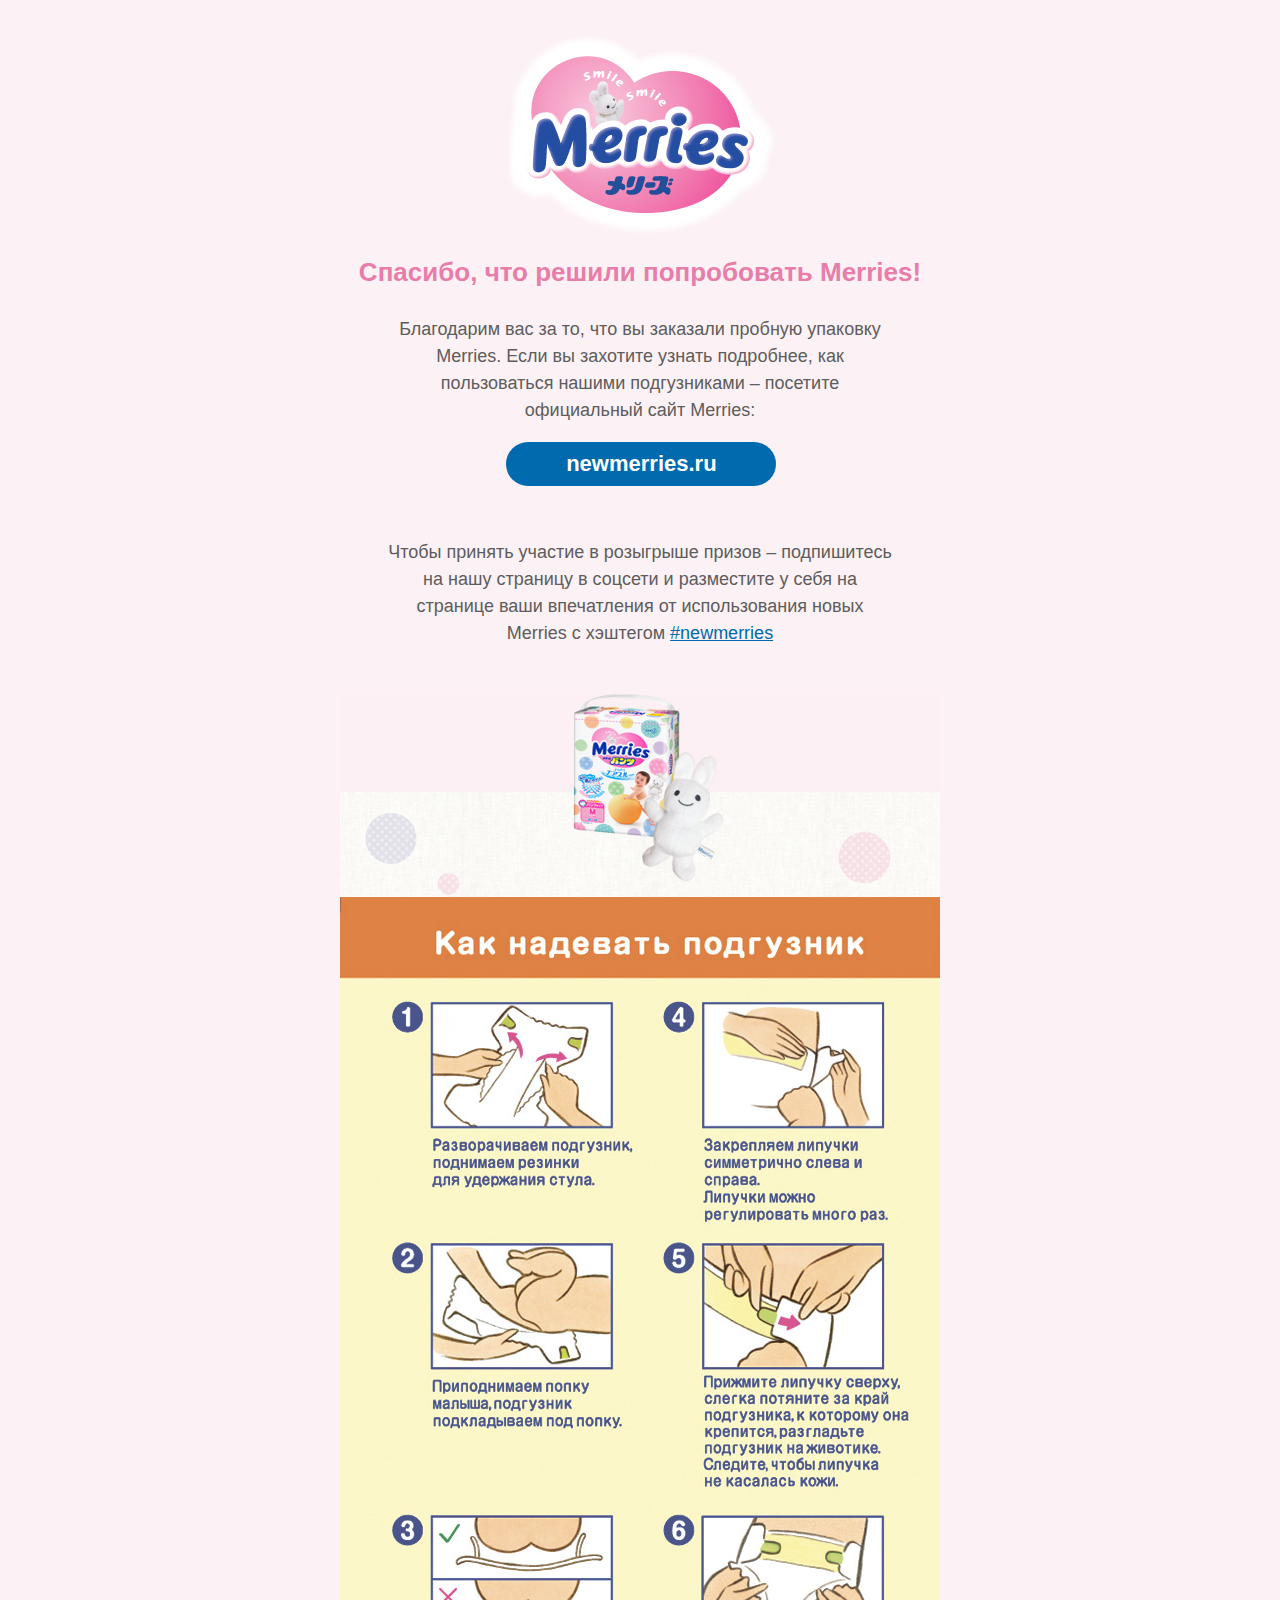
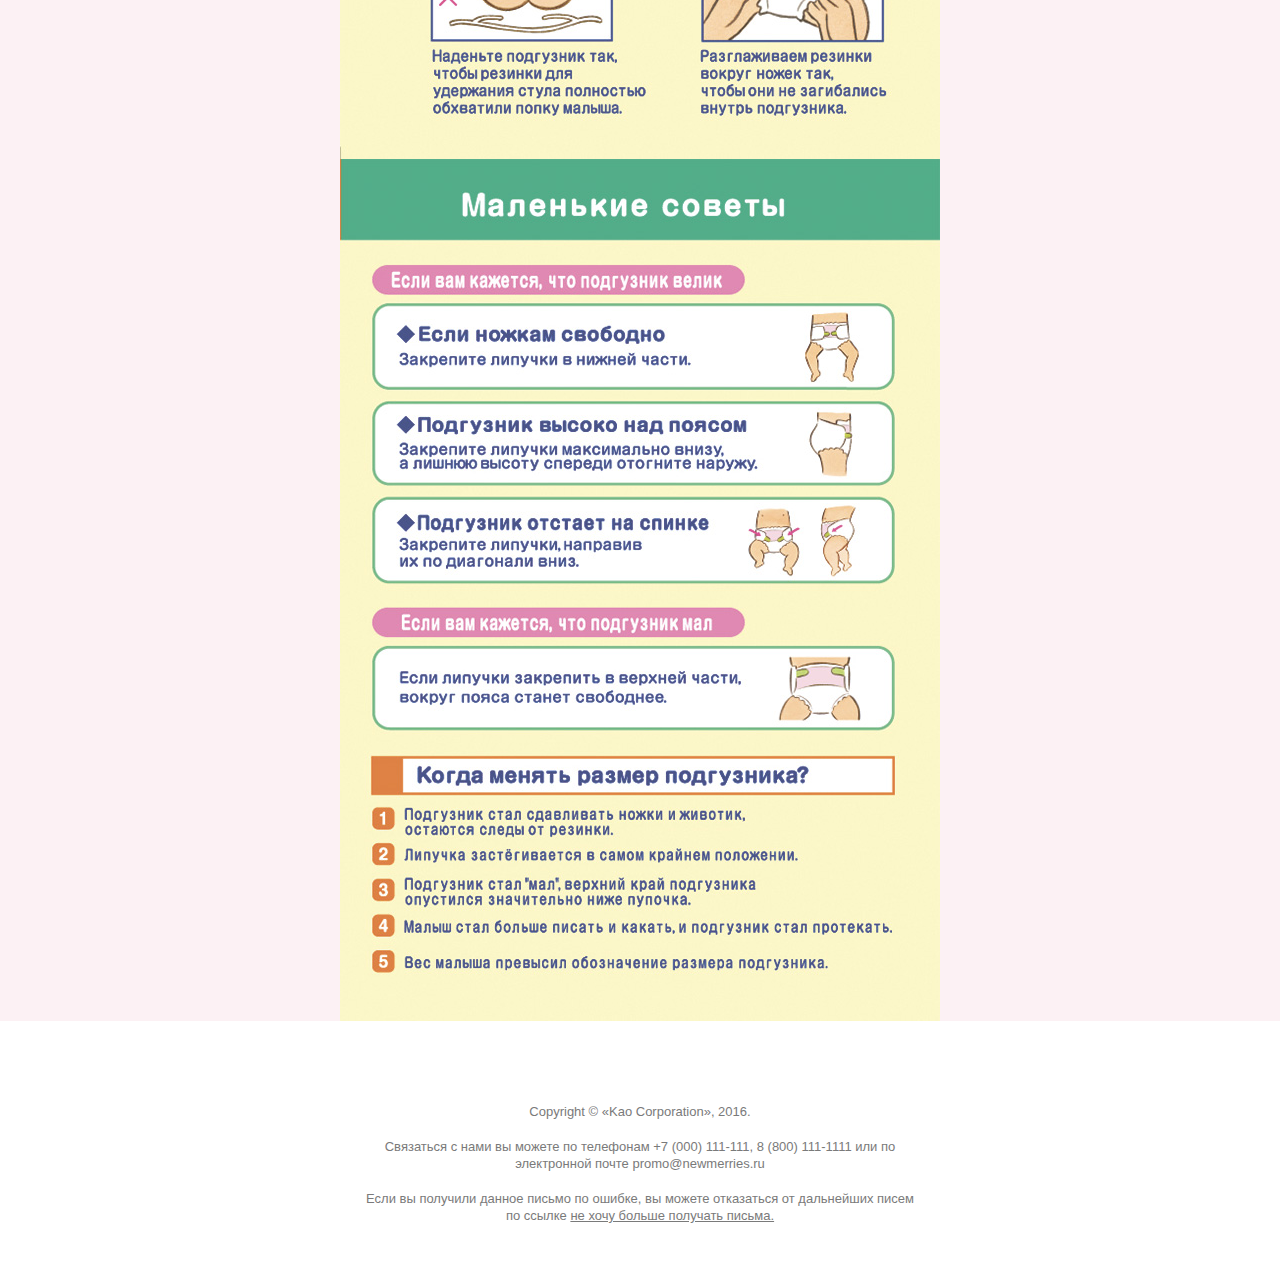
<file: letter/index .html>
<!DOCTYPE html>
<html lang="en">
<head>
<meta charset="utf-8">
<meta name="viewport" content="width=device-width; initial-scale=1.0; maximum-scale=1.0; user-scalable=0;">
<meta name="format-detection" content="telephone=no" />
<title>Schneider Email Template</title>

<style type="text/css">
body {
	margin:0;
	padding:0;
}
@media only screen and (max-width:600px) {
body[merkle] .hide {
	display:none !important;
	width:0px !important;
	height:0px !important;
}
body[merkle] .width270 {
	width:270px !important;
}
body[merkle] .width175 {
  width:175px !important;
}
body[merkle] .width220 {
  width:220px !important;
}

body[merkle] .heightauto {
  height:auto !important;
}
body[merkle] .widthauto {
  width:auto !important;
}
body[merkle] .aligncenter {
	text-align:center !important;
}
body[merkle] .padding0 {
	padding:0px !important;
}
body[merkle] .paddingbottom6 {
	padding:6px !important;
}
body[merkle] .alignleft {
	text-align:left !important;
}
body[merkle] .bgwhite {
	background-color:#FFFFFF !important;
	background-image:none !important;
	width:inherit !important;
	height:inherit !important;
}
body[merkle] .bggray {
	background-color:#efefef !important;
}
body[merkle] .drop {
width:270px !important;
float:left !important;
}
body[merkle] .drop2 {
width:220px !important;
float:left !important;
}
body[merkle] .desktop{visibility:hidden; display:none !important;}
body[merkle] .mobile{max-height: none !important; font-family:Arial, Helvetica, sans-serif; display: block !important; }
body[merkle] .yellow{color:#ffc222 !important;}
body[merkle] .head_space_height{height:2px;}
body[merkle] .right_col_height{height:280px;}

body[merkle]  .title_text_sm {
  font-size: 25px !important;
  line-height: 28px !important;
}
}
</style>
<style type="text/css">
 .desktop{visibility:visible;}
 .mobile { max-height: 0px !important; font-size: 0 !important; display: none; }
 .ExternalClass {
	width:100%;
}
 .ExternalClass, .ExternalClass p, .ExternalClass span, .ExternalClass font, .ExternalClass td,  .ExternalClass div {
	mso-line-height-rule:exactly;
	mso-line-height-rule:exactly;
	line-height: 100%;
}
body {
	-webkit-text-size-adjust:none;
	-ms-text-size-adjust:none;
}
table td {
	border-collapse:collapse;
}
p {
	margin:0;
	padding:0;
	margin-bottom:0;
}
h1, h2, h3, h4, h5, h6 {
	mso-line-height-rule:exactly;
	mso-line-height-rule:exactly;
	line-height: 100%;
}
a, a:link {
	text-decoration: underline;
}
span.yshortcuts {
	color:#000;
	background-color:none;
	border:none;
}
span.yshortcuts:hover, span.yshortcuts:active, span.yshortcuts:focus {
	background-color:none;
	border:none;
}
a:visited {
	text-decoration: none
}
a:focus {
	text-decoration: underline
}
a:hover {
	text-decoration: underline
}
.head_space_height{height:80px;}
.Img_Descrip{font-size:12px; font-weight:normal; font-family:Arial, Helvetica, sans-serif;}
.right_col_height{height:328px;}
</style>
</head>
<body merkle="fix" style="margin:0; padding:0;  -webkit-text-size-adjust: none;" bgcolor="#fcf1f4" >
<div style="background-color:#fcf1f4;" align="center">
  <!--[if gte mso 9]>
  <v:background xmlns:v="urn:schemas-microsoft-com:vml" fill="t">
    <v:fill type="tile" src="" color="#efefef"/>
  </v:background>
  <![endif]-->
  <table height="100%" width="100%" cellpadding="0" cellspacing="0" border="0">
    <tr>
      <td valign="top" align="center" background="">
    
        <!--Begin Header2 -->
        <table width="600" border="0" cellspacing="0" cellpadding="0" style="-moz-border-radius:0px; -webkit-border-radius:0px;" class="width270" >
          <tr>
            <td align="left" valign="top">

              <!--begin spacer -->    
              <table width="600" border="0" cellspacing="0" cellpadding="0" bgcolor="#fcf1f4" class="width270">
                <tr>
                  <td align="left" valign="top" style="font-size:30px; line-height:30px"><img src="images/spacer.gif" width="1" height="30" border="0" /></td>
                </tr>
              </table>
              <!--end spacer --> 


              <table width="600" border="0" cellspacing="0" cellpadding="0" bgcolor="#FFFFFF" class="width270" style="text-align:left;">
                <tbody>

                  <tr>
                    <!--Top Column -->
                    <td align="left" valign="top" class="drop">
                      <table align="left" width="100%" border="0" cellspacing="0" cellpadding="0" bgcolor="#FFFFFF" style="text-align:left;" class=" alignleft">
                        <tbody>
                          <tr>
                            
                            <td align="center" valign="middle" bgcolor="#fcf1f4" width="175">
                              <a href="www.mamamerries.ru" style="color:#9fa0a4; text-decoration: underline; font-family: Arial, Helvetica, sans-serif; font-size: 12px"><img src="images/logo.png" height="200" width="268" alt=""></a>
                            </td>
                               
                          </tr>
                        </tbody>
                      </table>
                    </td>
                    <!--/Top Column -->
                  </tr>

                  <tr>
                    <td><!--begin spacer -->
                      <table width="600" border="0" cellspacing="0" cellpadding="0" bgcolor="#fcf1f4" class="width270">
                        <tbody>
                          <tr>
                            <td align="left" valign="top" style="font-size:15px; line-height:15px"><img src="images/spacer.gif" width="1" height="15" border="0"></td>
                          </tr>
                        </tbody>
                      </table>
                      <!--end spacer -->
                    </td>
                  </tr>

                  <tr>
                    <!--Top Column -->
                    <td align="left" valign="top" class="drop">
                      <table align="left" width="100%" border="0" cellspacing="0" cellpadding="0" bgcolor="#fcf1f4" style="text-align:left;" class=" alignleft">
                        <tbody>
                          <tr>

                            <td align="center" class="title_text_sm" valign="top" bgcolor="#fcf1f4" style="font-family:  Arial, Helvetica, sans-serif; font-size:26px; line-height:30px; font-weight: bold; color:#e97da9">
                            Спасибо, что решили попробовать Merries!
                            </td>

                          </tr>
                        </tbody>
                      </table>
                    </td>
                    <!--/Top Column -->
                  </tr>


                  <tr>
                    <td><!--begin spacer -->
                      <table width="600" border="0" cellspacing="0" cellpadding="0" bgcolor="#fcf1f4" class="width270">
                        <tbody>
                          <tr>
                            <td align="left" valign="top" style="font-size:25px; line-height:25px"><img src="images/spacer.gif" width="1" height="25" border="0"></td>
                          </tr>
                        </tbody>
                      </table>
                      <!--end spacer -->
                    </td>
                  </tr>

                  <tr>
                    <!--Top Column -->
                    <td align="left" valign="top" class="drop">
                      <table align="left" width="100%" border="0" cellspacing="0" cellpadding="0" bgcolor="#fcf1f4" style="text-align:left;" class=" alignleft">
                        <tbody>
                          <tr>
                            <td align="left" class="hide" valign="top" bgcolor="#fcf1f4" width="50"><img src="images/spacer.gif" width="50" height="1" border="0" style="display:block"></td>  
                            <td align="center" valign="top" bgcolor="#fcf1f4" style="font-family:  Arial, Helvetica, sans-serif; font-size:18px; line-height:27px; color:#5d5d5d">Благодарим вас за то, что вы заказали пробную упаковку <br> Merries. Если вы захотите узнать подробнее, как  <br> пользоваться нашими подгузниками – посетите <br>официальный сайт Merries:</td>
                            <td align="left" class="hide" valign="top" bgcolor="#fcf1f4" width="50"><img src="images/spacer.gif" width="50" height="1" border="0" style="display:block"></td>  
                          </tr>
                        </tbody>
                      </table>
                    </td>
                    <!--/Top Column -->
                  </tr>

                  <tr>
                    <td><!--begin spacer -->
                      <table width="600" border="0" cellspacing="0" cellpadding="0" bgcolor="#fcf1f4" class="width270">
                        <tbody>
                          <tr>
                            <td align="left" valign="top" style="font-size:15px; line-height:15px"><img src="images/spacer.gif" width="1" height="15" border="0"></td>
                          </tr>
                        </tbody>
                      </table>
                      <!--end spacer -->
                    </td>
                  </tr>

                  <tr>
                    <td><!--btn -->
                      
                      <table width="600" border="0" cellspacing="0" cellpadding="0" bgcolor="#fcf1f4" class="width270" style="text-align:left;">
                        <tbody>
                          <tr>
                  
                            <!--Left Column -->
                              <td align="left" valign="top" class="drop">
                                <table align="left" width="165" border="0" cellspacing="0" cellpadding="0" bgcolor="#fcf1f4" style="text-align:left;" class=" alignleft">
                                  <tbody>
                                    <tr>
                                     <td align="left" valign="middle" bgcolor="#fcf1f4" width="165"><div style="text-align: center"><br></div></td>
                                    </tr>
                                  </tbody>
                                </table>
                              </td>
                              <!--/Left Column -->

                              <!--Right Column -->
                              <td align="left" valign="top" class="drop">

                              <table width="430" border="0" cellspacing="0" cellpadding="0" class="drop">
                                <tbody>
                                 

                                  <tr>
                                       
                                    <td align="left" valign="top" bgcolor="#fcf1f4"> 
                                      <table border="0" cellpadding="0" cellspacing="0" style="border-radius: 5px;" width="270px" height="44px">
                                        <tbody>
                                          <tr>
                                            <td bgcolor="#006aaf" style="border-radius:25px;" width="100%">
                                              <table border="0" cellpadding="0" cellspacing="0" width="100%">  
                                                <tbody>
                                                  <tr>
                                                    <td width="270" height="44" style="text-align: center; border-radius:0px;">
                                                      <a href="newmerries.ru" style="text-decoration: none; color:#ffffff;" target="_blank">
                                                        <span style="font-size:22px;  color: #ffffff; font-family: Arial, Helvetica, sans-serif;  text-align: center; line-height:20px; display: block; font-weight: bold;">newmerries.ru</span>
                                                      </a>
                                                    </td>
                                                  </tr>
                                                </tbody>
                                              </table>
                                            </td>
                                          </tr>
                                        </tbody>
                                      </table>
                                    </td>

                                        
                                  </tr>
                           
                                </tbody>
                              </table>
                            </td>
                            <!--/Right Column -->
                          </tr>
                        </tbody>
                      </table>

                      <!--end btn -->
                    </td>
                  </tr>

                  <tr>
                    <td><!--begin spacer -->
                      <table width="600" border="0" cellspacing="0" cellpadding="0" bgcolor="#fcf1f4" class="width270">
                        <tbody>
                          <tr>
                            <td align="left" valign="top" style="font-size:45px; line-height:45px"><img src="images/spacer.gif" width="1" height="45" border="0"></td>
                          </tr>
                        </tbody>
                      </table>
                      <!--end spacer -->
                    </td>
                  </tr>

                  <!--Top Column -->
                    <td align="left" valign="top" class="drop">
                      <table align="left" width="100%" border="0" cellspacing="0" cellpadding="0" bgcolor="#FFFFFF" style="text-align:left;" class=" alignleft">
                        <tbody>
                          <tr>

                            <td align="left" class="hide" valign="top" bgcolor="#fcf1f4" width="45"><img src="images/spacer.gif" width="45" height="1" border="0" style="display:block"></td>  
                                
                            <td align="center"  valign="top" bgcolor="#fcf1f4" style="font-family:  Arial, Helvetica, sans-serif; font-size:18px; line-height:27px; color:#5d5d5d">
                            Чтобы принять участие в розыгрыше призов – подпишитесь на нашу страницу в соцсети и разместите у себя на странице ваши впечатления от использования новых <br> Merries с хэштегом  <font style="color:#006aaf; font-family: Arial, Helvetica, sans-serif; font-size:18px; line-height:27px; text-decoration: underline; word-wrap: break-word;"  target="_blank">#newmerries</font></td>

                            <td align="left" class="hide" valign="top" bgcolor="#fcf1f4" width="45"><img src="images/spacer.gif" width="45" height="1" border="0" style="display:block"></td>  

                          </tr>
                        </tbody>
                      </table>
                    </td>
                    <!--/Top Column -->
                  </tr>

                </tbody>
              </table>

              <!--End Header2 -->  


              <!--begin spacer -->
              <table width="600" border="0" cellspacing="0" cellpadding="0" bgcolor="#fcf1f4" class="width270">
                <tbody><tr>
                  <td align="left" valign="top" style="font-size:40px; line-height:40px"><img src="images/spacer.gif" width="1" height="40" border="0"></td>
                </tr>
              </tbody></table>
              <!--/end spacer -->


              <!--img -->
              <table width="600" border="0" cellspacing="0" cellpadding="0" bgcolor="#FFFFFF" class="width270">
                <tbody><tr>
                  <td align="ceter" valign="top" style="font-size:0px; line-height:0px;"><img src="images/img_1.jpg" class="width270" border="0" style="margin: 0; padding: 0;"></td>
                </tr>
              </tbody></table>
              <!--/img -->

              <!--img -->
              <table width="600" border="0" cellspacing="0" cellpadding="0" bgcolor="#FFFFFF" class="width270">
                <tbody><tr>
                  <td align="ceter" valign="top" style="font-size:0px; line-height:0px;"><img src="images/instructions_1.jpg" width="600" class="width270" border="0" style="margin: 0; padding: 0;"></td>
                </tr>
              </tbody></table>
              <!--/img -->
              <!--img -->
              <table width="600" border="0" cellspacing="0" cellpadding="0" bgcolor="#FFFFFF" class="width270">
                <tbody><tr>
                  <td align="ceter" valign="top" style="font-size:0px; line-height:0px;"><img src="images/instructions_2.jpg" width="600" class="width270" border="0" style="margin: 0; padding: 0;"></td>
                </tr>
              </tbody></table>
              <!--/img -->


            </td>
          </tr>
        </table>
    
      </td>
    </tr>
  </table>




  <table height="428%" bgcolor="#ffffff" width="100%" cellpadding="0" cellspacing="0" border="0">
    <tbody><tr>
      <td valign="top" align="center" background="">
    
        <!--Begin Header2 -->
        <table width="600" border="0" cellspacing="0" cellpadding="0" style="-moz-border-radius:0px; -webkit-border-radius:0px;" class="width270">
          <tbody><tr>
            <td align="left" valign="top">


              <!--End Header2 -->  

              <!--begin spacer -->
              <table width="600" border="0" cellspacing="0" cellpadding="0" bgcolor="#ffffff" class="width270">
                <tbody><tr>
                  <td align="left" valign="top" style="font-size:30px; line-height:30px"><img src="images/spacer.gif" width="1" height="30" border="0"></td>
                </tr>
              </tbody></table>
              <!--/end spacer -->

              <!--begin spacer -->
              <table width="600" border="0" cellspacing="0" cellpadding="0" bgcolor="#ffffff" class="hide">
                <tbody><tr>
                  <td align="left" valign="top" style="font-size:40px; line-height:40px"><img src="images/spacer.gif" width="1" height="40" border="0"></td>
                </tr>
              </tbody></table>
              <!--/end spacer -->

              <table align="left" width="100%" border="0" cellspacing="0" cellpadding="0" bgcolor="#FFFFFF" style="text-align:left;" class=" alignleft">
                <tbody>
                  <tr>
                    <td align="left" valign="top" bgcolor="#ffffff" width="25"><img src="images/spacer.gif" width="25" height="1" border="0" style="display:block"></td>     

                    <td align="center" valign="top" bgcolor="#ffffff" style="font-family:  Arial, Helvetica, sans-serif; font-size:13px; line-height:17px; color:#7a7a7a">
                    Copyright © «Kao Corporation», 2016.
                    </td>

                    <td align="left" valign="top" bgcolor="#ffffff" width="25"><img src="images/spacer.gif" width="25" height="1" border="0" style="display:block"></td>


                  </tr>
                </tbody>
              </table>

              <!--begin spacer -->
              <table width="600" border="0" cellspacing="0" cellpadding="0" bgcolor="#ffffff" class="width270">
                <tbody><tr>
                  <td align="left" valign="top" style="font-size:15px; line-height:15px"><img src="images/spacer.gif" width="1" height="15" border="0"></td>
                </tr>
              </tbody></table>
              <!--/begin spacer -->

              <table align="left" width="100%" border="0" cellspacing="0" cellpadding="0" bgcolor="#FFFFFF" style="text-align:left;" class=" alignleft">
                <tbody>
                  <tr>
                    <td align="left" valign="top" bgcolor="#ffffff" width="25"><img src="images/spacer.gif" width="25" height="1" border="0" style="display:block"></td>     

                    <td align="center" valign="top" bgcolor="#ffffff" style="font-family:  Arial, Helvetica, sans-serif; font-size:13px; line-height:17px; color:#7a7a7a">
                    Связаться с нами вы можете по телефонам +7 (000) 111-111, 8 (800) 111-1111 или по электронной почте <a href="mailto:promo@newmerries.ru" style="color:#7a7a7a; font-family: Arial, Helvetica, sans-serif; font-size:13px; line-height:17px; text-decoration: none; word-wrap: break-word;" target="_blank">promo@newmerries.ru</a>
                    </td>

                    <td align="left" valign="top" bgcolor="#ffffff" width="25"><img src="images/spacer.gif" width="25" height="1" border="0" style="display:block"></td>


                  </tr>
                </tbody>
              </table>

              <!--begin spacer -->
              <table width="600" border="0" cellspacing="0" cellpadding="0" bgcolor="#ffffff" class="width270">
                <tbody><tr>
                  <td align="left" valign="top" style="font-size:15px; line-height:15px"><img src="images/spacer.gif" width="1" height="15" border="0"></td>
                </tr>
              </tbody></table>
              <!--/begin spacer -->

              <table align="left" width="100%" border="0" cellspacing="0" cellpadding="0" bgcolor="#FFFFFF" style="text-align:left;" class=" alignleft">
                <tbody>
                  <tr>
                    <td align="left" valign="top" bgcolor="#ffffff" width="25"><img src="images/spacer.gif" width="25" height="1" border="0" style="display:block"></td>     

                    <td align="center" valign="top" bgcolor="#ffffff" style="font-family:  Arial, Helvetica, sans-serif; font-size:13px; line-height:17px; color:#7a7a7a">
                    Если вы получили данное письмо по ошибке, вы можете отказаться от дальнейших писем по ссылке <a href="" style="color:#7a7a7a; font-family: Arial, Helvetica, sans-serif; font-size:13px; line-height:17px; text-decoration: underline; word-wrap: break-word;" target="_blank">не хочу больше получать письма.</a>
                    </td>

                    <td align="left" valign="top" bgcolor="#ffffff" width="25"><img src="images/spacer.gif" width="25" height="1" border="0" style="display:block"></td>


                  </tr>
                </tbody>
              </table>

              <!--begin spacer -->
              <table width="600" border="0" cellspacing="0" cellpadding="0" bgcolor="#ffffff" class="width270">
                <tbody><tr>
                  <td align="left" valign="top" style="font-size:45px; line-height:45px"><img src="images/spacer.gif" width="1" height="45" border="0"></td>
                </tr>
              </tbody></table>
              <!--/begin spacer -->


            </td>
          </tr>
        </tbody></table>
    
      </td>
    </tr>
  </tbody></table>
</div> 
</body>
</html>
</file>
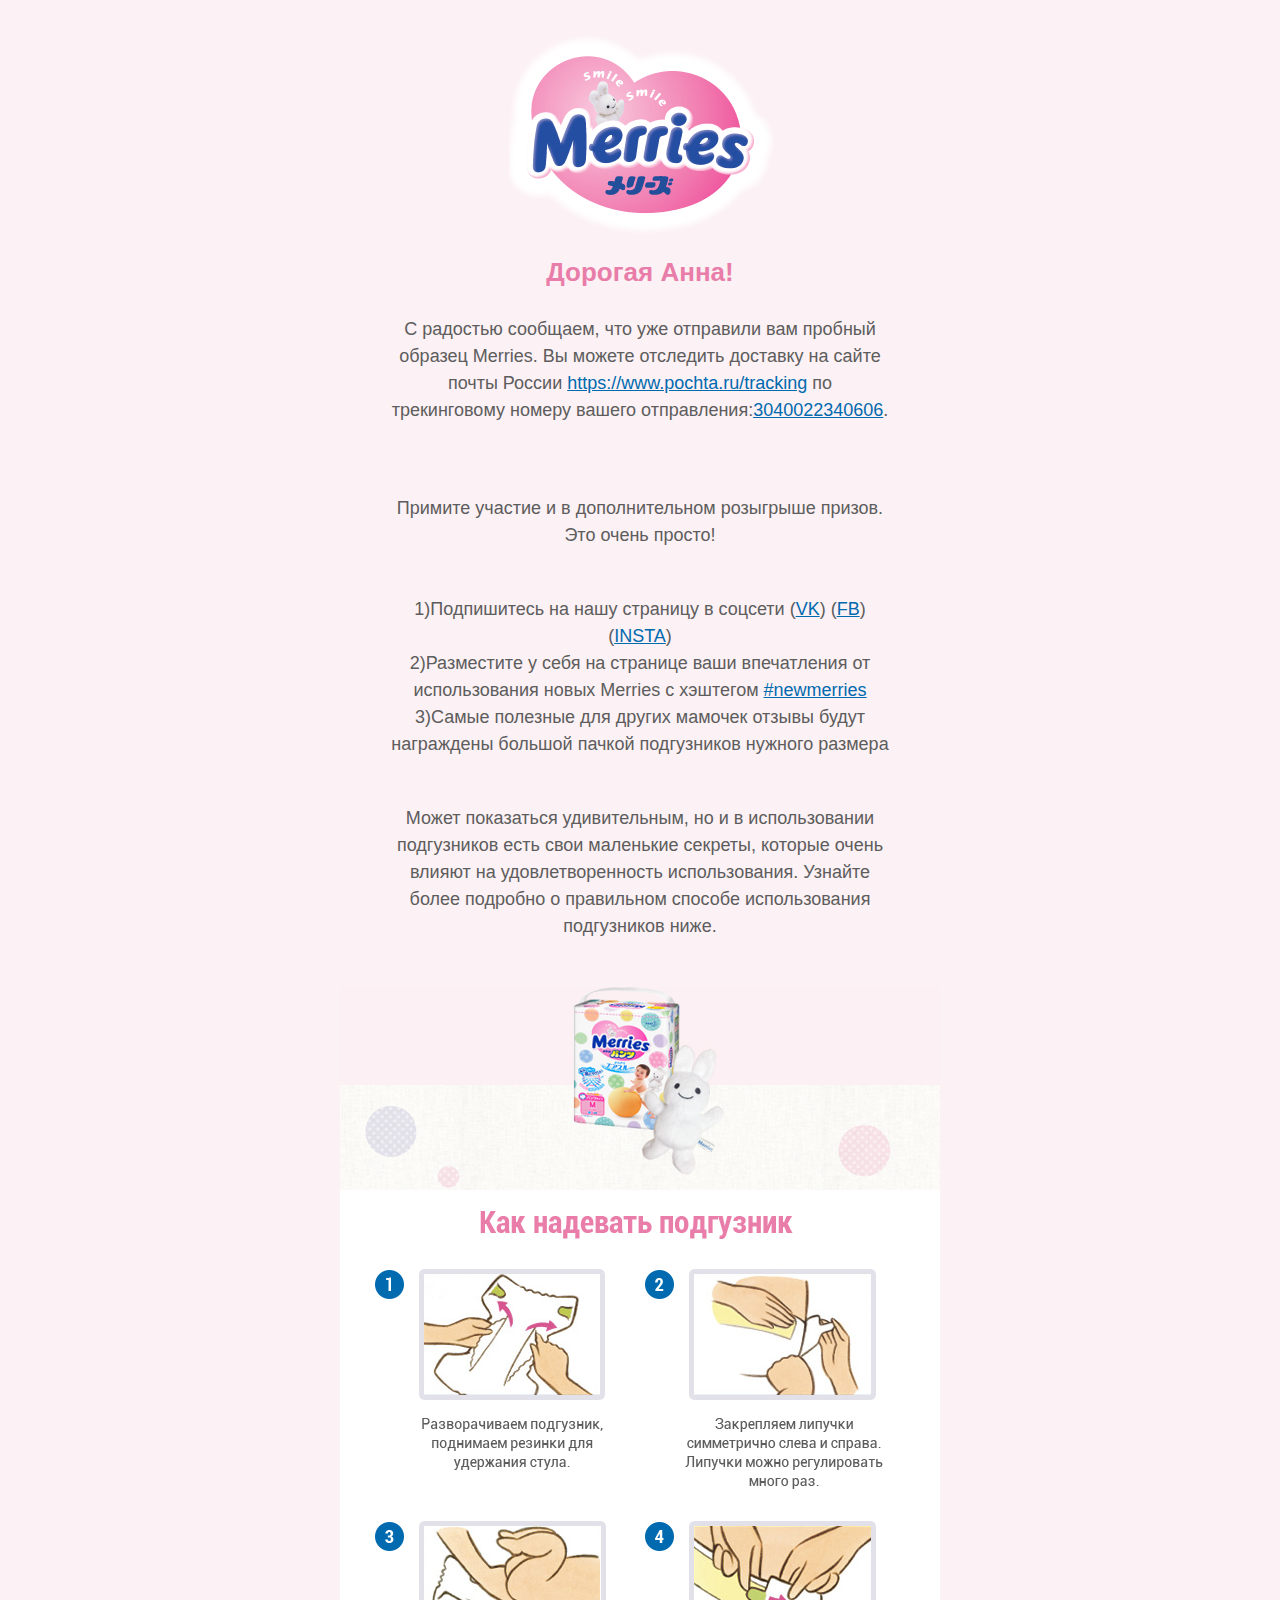
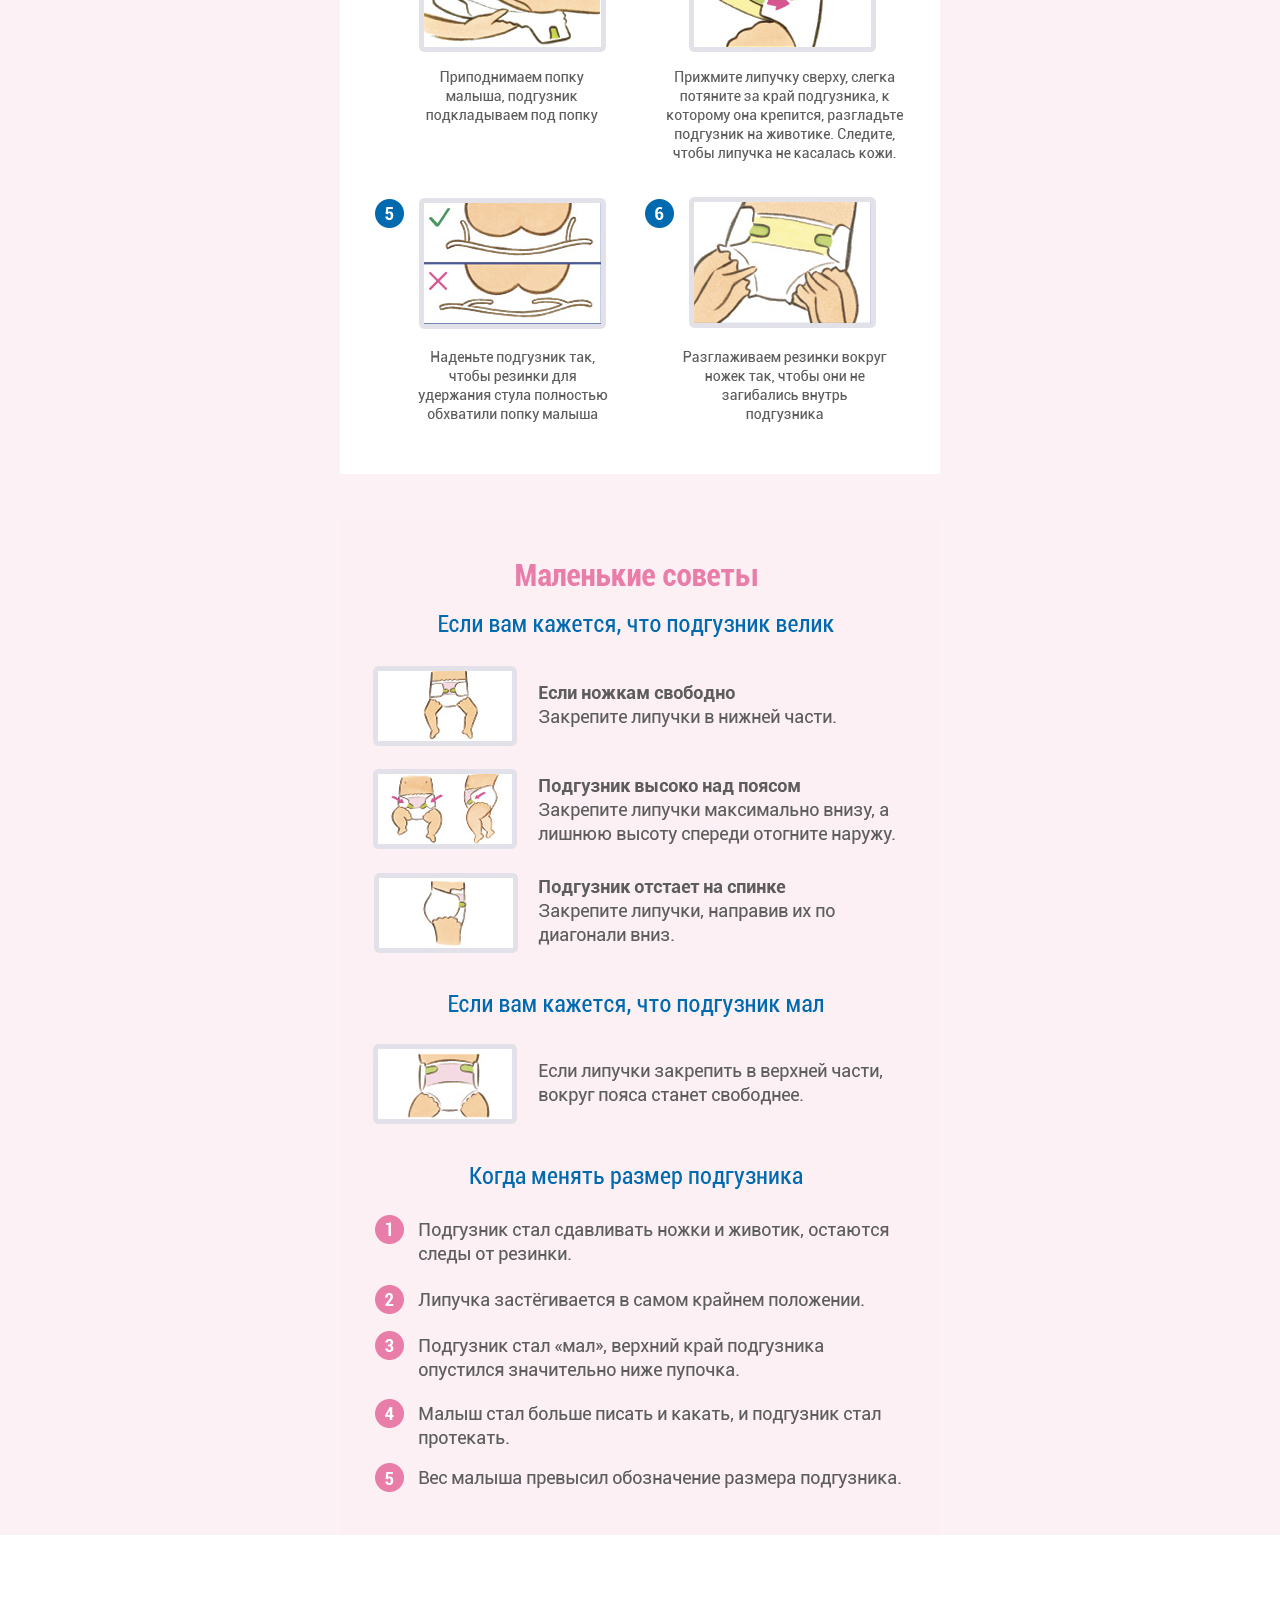
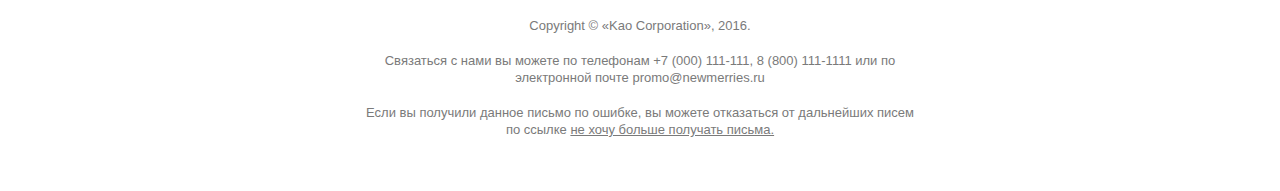
<file: letter/index2.html>
<!DOCTYPE html>
<html lang="en">
<head>
<meta charset="utf-8">
<meta name="viewport" content="width=device-width; initial-scale=1.0; maximum-scale=1.0; user-scalable=0;">
<meta name="format-detection" content="telephone=no" />
<title>Schneider Email Template</title>

<style type="text/css">
body {
	margin:0;
	padding:0;
}
@media only screen and (max-width:600px) {
body[merkle] .hide {
	display:none !important;
	width:0px !important;
	height:0px !important;
}
body[merkle] .width270 {
	width:270px !important;
}
body[merkle] .width175 {
  width:175px !important;
}
body[merkle] .width220 {
  width:220px !important;
}

body[merkle] .heightauto {
  height:auto !important;
}
body[merkle] .widthauto {
  width:auto !important;
}
body[merkle] .aligncenter {
	text-align:center !important;
}
body[merkle] .padding0 {
	padding:0px !important;
}
body[merkle] .paddingbottom6 {
	padding:6px !important;
}
body[merkle] .alignleft {
	text-align:left !important;
}
body[merkle] .bgwhite {
	background-color:#FFFFFF !important;
	background-image:none !important;
	width:inherit !important;
	height:inherit !important;
}
body[merkle] .bggray {
	background-color:#efefef !important;
}
body[merkle] .drop {
width:270px !important;
float:left !important;
}
body[merkle] .drop2 {
width:220px !important;
float:left !important;
}
body[merkle] .desktop{visibility:hidden; display:none !important;}
body[merkle] .mobile{max-height: none !important; font-family:Arial, Helvetica, sans-serif; display: block !important; }
body[merkle] .yellow{color:#ffc222 !important;}
body[merkle] .head_space_height{height:2px;}
body[merkle] .right_col_height{height:280px;}

body[merkle]  .title_text_sm {
  font-size: 25px !important;
  line-height: 28px !important;
}
}
</style>
<style type="text/css">
 .desktop{visibility:visible;}
 .mobile { max-height: 0px !important; font-size: 0 !important; display: none; }
 .ExternalClass {
	width:100%;
}
 .ExternalClass, .ExternalClass p, .ExternalClass span, .ExternalClass font, .ExternalClass td,  .ExternalClass div {
	mso-line-height-rule:exactly;
	mso-line-height-rule:exactly;
	line-height: 100%;
}
body {
	-webkit-text-size-adjust:none;
	-ms-text-size-adjust:none;
}
table td {
	border-collapse:collapse;
}
p {
	margin:0;
	padding:0;
	margin-bottom:0;
}
h1, h2, h3, h4, h5, h6 {
	mso-line-height-rule:exactly;
	mso-line-height-rule:exactly;
	line-height: 100%;
}
a, a:link {
	text-decoration: underline;
}
span.yshortcuts {
	color:#000;
	background-color:none;
	border:none;
}
span.yshortcuts:hover, span.yshortcuts:active, span.yshortcuts:focus {
	background-color:none;
	border:none;
}
a:visited {
	text-decoration: none
}
a:focus {
	text-decoration: underline
}
a:hover {
	text-decoration: underline
}
.head_space_height{height:80px;}
.Img_Descrip{font-size:12px; font-weight:normal; font-family:Arial, Helvetica, sans-serif;}
.right_col_height{height:328px;}
</style>
</head>
<body merkle="fix" style="margin:0; padding:0;  -webkit-text-size-adjust: none;" bgcolor="#fcf1f4" >
<div style="background-color:#fcf1f4;" align="center">
  <!--[if gte mso 9]>
  <v:background xmlns:v="urn:schemas-microsoft-com:vml" fill="t">
    <v:fill type="tile" src="" color="#efefef"/>
  </v:background>
  <![endif]-->
  <table height="100%" width="100%" cellpadding="0" cellspacing="0" border="0">
    <tr>
      <td valign="top" align="center" background="">
    
        <!--Begin Header2 -->
        <table width="600" border="0" cellspacing="0" cellpadding="0" style="-moz-border-radius:0px; -webkit-border-radius:0px;" class="width270" >
          <tr>
            <td align="left" valign="top">

              <!--begin spacer -->    
              <table width="600" border="0" cellspacing="0" cellpadding="0" bgcolor="#fcf1f4" class="width270">
                <tr>
                  <td align="left" valign="top" style="font-size:30px; line-height:30px"><img src="images/spacer.gif" width="1" height="30" border="0" /></td>
                </tr>
              </table>
              <!--end spacer --> 


              <table width="600" border="0" cellspacing="0" cellpadding="0" bgcolor="#FFFFFF" class="width270" style="text-align:left;">
                <tbody>

                  <tr>
                    <!--Top Column -->
                    <td align="left" valign="top" class="drop">
                      <table align="left" width="100%" border="0" cellspacing="0" cellpadding="0" bgcolor="#FFFFFF" style="text-align:left;" class=" alignleft">
                        <tbody>
                          <tr>
                            
                            <td align="center" valign="middle" bgcolor="#fcf1f4" width="175">
                              <a href="www.mamamerries.ru" style="color:#9fa0a4; text-decoration: underline; font-family: Arial, Helvetica, sans-serif; font-size: 12px"><img src="images/logo.png" height="200" width="268" alt=""></a>
                            </td>
                               
                          </tr>
                        </tbody>
                      </table>
                    </td>
                    <!--/Top Column -->
                  </tr>

                  <tr>
                    <td><!--begin spacer -->
                      <table width="600" border="0" cellspacing="0" cellpadding="0" bgcolor="#fcf1f4" class="width270">
                        <tbody>
                          <tr>
                            <td align="left" valign="top" style="font-size:15px; line-height:15px"><img src="images/spacer.gif" width="1" height="15" border="0"></td>
                          </tr>
                        </tbody>
                      </table>
                      <!--end spacer -->
                    </td>
                  </tr>

                  <tr>
                    <!--Top Column -->
                    <td align="left" valign="top" class="drop">
                      <table align="left" width="100%" border="0" cellspacing="0" cellpadding="0" bgcolor="#fcf1f4" style="text-align:left;" class=" alignleft">
                        <tbody>
                          <tr>

                            <td align="center" class="title_text_sm" valign="top" bgcolor="#fcf1f4" style="font-family:  Arial, Helvetica, sans-serif; font-size:26px; line-height:30px; font-weight: bold; color:#e97da9">
                            Дорогая Анна!
                            </td>

                          </tr>
                        </tbody>
                      </table>
                    </td>
                    <!--/Top Column -->
                  </tr>


                  <tr>
                    <td><!--begin spacer -->
                      <table width="600" border="0" cellspacing="0" cellpadding="0" bgcolor="#fcf1f4" class="width270">
                        <tbody>
                          <tr>
                            <td align="left" valign="top" style="font-size:25px; line-height:25px"><img src="images/spacer.gif" width="1" height="25" border="0"></td>
                          </tr>
                        </tbody>
                      </table>
                      <!--end spacer -->
                    </td>
                  </tr>

                  <tr>
                    <!--Top Column -->
                    <td align="left" valign="top" class="drop">
                      <table align="left" width="100%" border="0" cellspacing="0" cellpadding="0" bgcolor="#fcf1f4" style="text-align:left;" class=" alignleft">
                        <tbody>
                          <tr>
                            <td align="left" class="hide" valign="top" bgcolor="#fcf1f4" width="50"><img src="images/spacer.gif" width="50" height="1" border="0" style="display:block"></td>  
                            <td align="center" valign="top" bgcolor="#fcf1f4" style="font-family:  Arial, Helvetica, sans-serif; font-size:18px; line-height:27px; color:#5d5d5d">C радостью сообщаем, что уже отправили вам пробный образец Merries. Вы можете отследить доставку на сайте почты России <a href="https://www.pochta.ru/tracking" style="color:#006aaf; font-family: Arial, Helvetica, sans-serif; font-size:18px; line-height:27px; text-decoration: underline; word-wrap: break-word;">https://www.pochta.ru/tracking</a> по трекинговому номеру вашего отправления:<font style="color:#006aaf; font-family: Arial, Helvetica, sans-serif; font-size:18px; line-height:27px; text-decoration: underline; word-wrap: break-word;" target="_blank">3040022340606</font>.</td>
                            <td align="left" class="hide" valign="top" bgcolor="#fcf1f4" width="50"><img src="images/spacer.gif" width="50" height="1" border="0" style="display:block"></td>  
                          </tr>
                        </tbody>
                      </table>
                    </td>
                    <!--/Top Column -->
                  </tr>

                  <tr>
                    <td><!--begin spacer -->
                      <table width="600" border="0" cellspacing="0" cellpadding="0" bgcolor="#fcf1f4" class="width270">
                        <tbody>
                          <tr>
                            <td align="left" valign="top" style="font-size:15px; line-height:15px"><img src="images/spacer.gif" width="1" height="15" border="0"></td>
                          </tr>
                        </tbody>
                      </table>
                      <!--end spacer -->
                    </td>
                  </tr>

                  

                  <tr>
                    <td><!--begin spacer -->
                      <table width="600" border="0" cellspacing="0" cellpadding="0" bgcolor="#fcf1f4" class="width270">
                        <tbody>
                          <tr>
                            <td align="left" valign="top" style="font-size:45px; line-height:45px"><img src="images/spacer.gif" width="1" height="45" border="0"></td>
                          </tr>
                        </tbody>
                      </table>
                      <!--end spacer -->
                    </td>
                  </tr>

                  <!--Top Column -->
                    <td align="left" valign="top" class="drop">
                      <table align="left" width="100%" border="0" cellspacing="0" cellpadding="0" bgcolor="#fcf1f4" style="text-align:left;" class=" alignleft">
                        <tbody>
                          <tr>

                            <td align="left" class="hide" valign="top" bgcolor="#fcf1f4" width="45"><img src="images/spacer.gif" width="45" height="1" border="0" style="display:block"></td>  

                            <td align="center"  valign="top" bgcolor="#fcf1f4" style="font-family:  Arial, Helvetica, sans-serif; font-size:18px; line-height:27px; color:#5d5d5d">Примите участие и в дополнительном розыгрыше призов. <br>Это очень просто!</td>

                            <td align="left" class="hide" valign="top" bgcolor="#fcf1f4" width="45"><img src="images/spacer.gif" width="45" height="1" border="0" style="display:block"></td>  

                          </tr>
                          <tr>
                            <td align="left" valign="top" style="font-size:40px; line-height:40px"><img src="images/spacer.gif" width="1" height="40" border="0"></td>
                          </tr>
                          <tr>

                            <td align="left" class="hide" valign="top" bgcolor="#fcf1f4" width="45"><img src="images/spacer.gif" width="45" height="1" border="0" style="display:block"></td>  
                                
                            <td align="center"  valign="top" bgcolor="#fcf1f4" style="font-family:  Arial, Helvetica, sans-serif; font-size:18px; line-height:27px; color:#5d5d5d">
                              1)Подпишитесь на нашу страницу в соцсети (<a href="https://vk.com/merriesrussia" style="color:#006aaf; font-family: Arial, Helvetica, sans-serif; font-size:18px; line-height:27px; text-decoration: underline; word-wrap: break-word;"  target="_blank">VK</a>) (<a href="https://www.facebook.com/MerriesRussia/" style="color:#006aaf; font-family: Arial, Helvetica, sans-serif; font-size:18px; line-height:27px; text-decoration: underline; word-wrap: break-word;"  target="_blank">FB</a>) (<a href="https://www.instagram.com/merriesrussia/" style="color:#006aaf; font-family: Arial, Helvetica, sans-serif; font-size:18px; line-height:27px; text-decoration: underline; word-wrap: break-word;"  target="_blank">INSTA</a>) 
                            </td>

                            <td align="left" class="hide" valign="top" bgcolor="#fcf1f4" width="45"><img src="images/spacer.gif" width="45" height="1" border="0" style="display:block"></td>  

                          </tr>
                          <tr>

                            <td align="left" class="hide" valign="top" bgcolor="#fcf1f4" width="45"><img src="images/spacer.gif" width="45" height="1" border="0" style="display:block"></td>  
                                
                            <td align="center"  valign="top" bgcolor="#fcf1f4" style="font-family:  Arial, Helvetica, sans-serif; font-size:18px; line-height:27px; color:#5d5d5d">
                              2)Разместите у себя на странице ваши впечатления от использования новых Merries с хэштегом <font style="color:#006aaf; font-family: Arial, Helvetica, sans-serif; font-size:18px; line-height:27px; text-decoration: underline; word-wrap: break-word;"  target="_blank">#newmerries</font>
                            </td>

                            <td align="left" class="hide" valign="top" bgcolor="#fcf1f4" width="45"><img src="images/spacer.gif" width="45" height="1" border="0" style="display:block"></td>  

                          </tr>
                          <tr>

                            <td align="left" class="hide" valign="top" bgcolor="#fcf1f4" width="45"><img src="images/spacer.gif" width="45" height="1" border="0" style="display:block"></td>  
                                
                            <td align="center"  valign="top" bgcolor="#fcf1f4" style="font-family:  Arial, Helvetica, sans-serif; font-size:18px; line-height:27px; color:#5d5d5d">
                              3)Самые полезные для других мамочек отзывы будут награждены большой пачкой подгузников нужного размера
                            </td>

                            <td align="left" class="hide" valign="top" bgcolor="#fcf1f4" width="45"><img src="images/spacer.gif" width="45" height="1" border="0" style="display:block"></td>  

                          </tr>
                          <tr>
                            <td align="left" valign="top" style="font-size:40px; line-height:40px"><img src="images/spacer.gif" width="1" height="40" border="0"></td>
                          </tr>
                          <tr>

                            <td align="left" class="hide" valign="top" bgcolor="#fcf1f4" width="45"><img src="images/spacer.gif" width="45" height="1" border="0" style="display:block"></td>  
                                
                            <td align="center"  valign="top" bgcolor="#fcf1f4" style="font-family:  Arial, Helvetica, sans-serif; font-size:18px; line-height:27px; color:#5d5d5d">
                              Может показаться удивительным, но и в использовании подгузников есть свои маленькие секреты, которые очень влияют на удовлетворенность использования. Узнайте более подробно о правильном способе использования подгузников ниже.
                            </td>

                            <td align="left" class="hide" valign="top" bgcolor="#fcf1f4" width="45"><img src="images/spacer.gif" width="45" height="1" border="0" style="display:block"></td>  

                          </tr>
                        </tbody>
                      </table>
                    </td>
                    <!--/Top Column -->
                  </tr>

                </tbody>
              </table>

              <!--End Header2 -->  


              <!--begin spacer -->
              <table width="600" border="0" cellspacing="0" cellpadding="0" bgcolor="#fcf1f4" class="width270">
                <tbody><tr>
                  <td align="left" valign="top" style="font-size:40px; line-height:40px"><img src="images/spacer.gif" width="1" height="40" border="0"></td>
                </tr>
              </tbody></table>
              <!--/end spacer -->
              <!--img -->
              <table width="600" border="0" cellspacing="0" cellpadding="0" bgcolor="#FFFFFF" class="width270">
                <tbody><tr>
                  <td align="ceter" valign="top" style="font-size:0px; line-height:0px;"><img src="images/img_1.jpg" class="width270" border="0" style="margin: 0; padding: 0;"></td>
                </tr>
              </tbody></table>
              <!--/img -->

              <!--img -->
              <table width="600" border="0" cellspacing="0" cellpadding="0" bgcolor="#FFFFFF" class="width270">
                <tbody><tr>
                  <td align="ceter" valign="top" style="font-size:0px; line-height:0px;"><img src="images/instructions_1_1.jpg" width="600" class="width270" border="0" style="margin: 0; padding: 0;"></td>
                </tr>
              </tbody></table>

              <!--begin spacer -->
              <table width="600" border="0" cellspacing="0" cellpadding="0" bgcolor="#fcf1f4" class="width270">
                <tbody><tr>
                  <td align="left" valign="top" style="font-size:40px; line-height:40px"><img src="images/spacer.gif" width="1" height="40" border="0"></td>
                </tr>
              </tbody></table>
              <!--/end spacer -->

              <!--/img -->
                <table width="600" border="0" cellspacing="0" cellpadding="0" bgcolor="#FFFFFF" class="width270">
                  <tbody>
                    <tr>
                      <td align="ceter" valign="top" style="font-size:0px; line-height:0px;"><img src="images/instructions_2_1.jpg" width="600" class="width270" border="0" style="margin: 0; padding: 0;"></td>
                    </tr>
                  </tbody>
                </table>
              <!--/img -->


            </td>
          </tr>
        </table>
    
      </td>
    </tr>
  </table>




  <table height="100%" bgcolor="#ffffff" width="100%" cellpadding="0" cellspacing="0" border="0">
    <tbody><tr>
      <td valign="top" align="center" background="">
    
        <!--Begin Header2 -->
        <table width="600" border="0" cellspacing="0" cellpadding="0" style="-moz-border-radius:0px; -webkit-border-radius:0px;" class="width270">
          <tbody><tr>
            <td align="left" valign="top">


              <!--End Header2 -->  

              <!--begin spacer -->
              <table width="600" border="0" cellspacing="0" cellpadding="0" bgcolor="#ffffff" class="width270">
                <tbody><tr>
                  <td align="left" valign="top" style="font-size:30px; line-height:30px"><img src="images/spacer.gif" width="1" height="30" border="0"></td>
                </tr>
              </tbody></table>
              <!--/end spacer -->

              <!--begin spacer -->
              <table width="600" border="0" cellspacing="0" cellpadding="0" bgcolor="#ffffff" class="hide">
                <tbody><tr>
                  <td align="left" valign="top" style="font-size:40px; line-height:40px"><img src="images/spacer.gif" width="1" height="40" border="0"></td>
                </tr>
              </tbody></table>
              <!--/end spacer -->

              <table align="left" width="100%" border="0" cellspacing="0" cellpadding="0" bgcolor="#FFFFFF" style="text-align:left;" class=" alignleft">
                <tbody>
                  <tr>
                    <td align="left" valign="top" bgcolor="#ffffff" width="25"><img src="images/spacer.gif" width="25" height="1" border="0" style="display:block"></td>     

                    <td align="center" valign="top" bgcolor="#ffffff" style="font-family:  Arial, Helvetica, sans-serif; font-size:13px; line-height:17px; color:#7a7a7a">
                    Copyright © «Kao Corporation», 2016.
                    </td>

                    <td align="left" valign="top" bgcolor="#ffffff" width="25"><img src="images/spacer.gif" width="25" height="1" border="0" style="display:block"></td>


                  </tr>
                </tbody>
              </table>

              <!--begin spacer -->
              <table width="600" border="0" cellspacing="0" cellpadding="0" bgcolor="#ffffff" class="width270">
                <tbody><tr>
                  <td align="left" valign="top" style="font-size:15px; line-height:15px"><img src="images/spacer.gif" width="1" height="15" border="0"></td>
                </tr>
              </tbody></table>
              <!--/begin spacer -->

              <table align="left" width="100%" border="0" cellspacing="0" cellpadding="0" bgcolor="#FFFFFF" style="text-align:left;" class=" alignleft">
                <tbody>
                  <tr>
                    <td align="left" valign="top" bgcolor="#ffffff" width="25"><img src="images/spacer.gif" width="25" height="1" border="0" style="display:block"></td>     

                    <td align="center" valign="top" bgcolor="#ffffff" style="font-family:  Arial, Helvetica, sans-serif; font-size:13px; line-height:17px; color:#7a7a7a">
                    Связаться с нами вы можете по телефонам +7 (000) 111-111, 8 (800) 111-1111 или по электронной почте <a href="mailto:promo@newmerries.ru" style="color:#7a7a7a; font-family: Arial, Helvetica, sans-serif; font-size:13px; line-height:17px; text-decoration: none; word-wrap: break-word;" target="_blank">promo@newmerries.ru</a>
                    </td>

                    <td align="left" valign="top" bgcolor="#ffffff" width="25"><img src="images/spacer.gif" width="25" height="1" border="0" style="display:block"></td>


                  </tr>
                </tbody>
              </table>

              <!--begin spacer -->
              <table width="600" border="0" cellspacing="0" cellpadding="0" bgcolor="#ffffff" class="width270">
                <tbody><tr>
                  <td align="left" valign="top" style="font-size:15px; line-height:15px"><img src="images/spacer.gif" width="1" height="15" border="0"></td>
                </tr>
              </tbody></table>
              <!--/begin spacer -->

              <table align="left" width="100%" border="0" cellspacing="0" cellpadding="0" bgcolor="#FFFFFF" style="text-align:left;" class=" alignleft">
                <tbody>
                  <tr>
                    <td align="left" valign="top" bgcolor="#ffffff" width="25"><img src="images/spacer.gif" width="25" height="1" border="0" style="display:block"></td>     

                    <td align="center" valign="top" bgcolor="#ffffff" style="font-family:  Arial, Helvetica, sans-serif; font-size:13px; line-height:17px; color:#7a7a7a">
                    Если вы получили данное письмо по ошибке, вы можете отказаться от дальнейших писем по ссылке <a href="" style="color:#7a7a7a; font-family: Arial, Helvetica, sans-serif; font-size:13px; line-height:17px; text-decoration: underline; word-wrap: break-word;" target="_blank">не хочу больше получать письма.</a>
                    </td>

                    <td align="left" valign="top" bgcolor="#ffffff" width="25"><img src="images/spacer.gif" width="25" height="1" border="0" style="display:block"></td>


                  </tr>
                </tbody>
              </table>

              <!--begin spacer -->
              <table width="600" border="0" cellspacing="0" cellpadding="0" bgcolor="#ffffff" class="width270">
                <tbody><tr>
                  <td align="left" valign="top" style="font-size:45px; line-height:45px"><img src="images/spacer.gif" width="1" height="45" border="0"></td>
                </tr>
              </tbody></table>
              <!--/begin spacer -->


            </td>
          </tr>
        </tbody></table>
    
      </td>
    </tr>
  </tbody></table>
</div> 
</body>
</html>
</file>
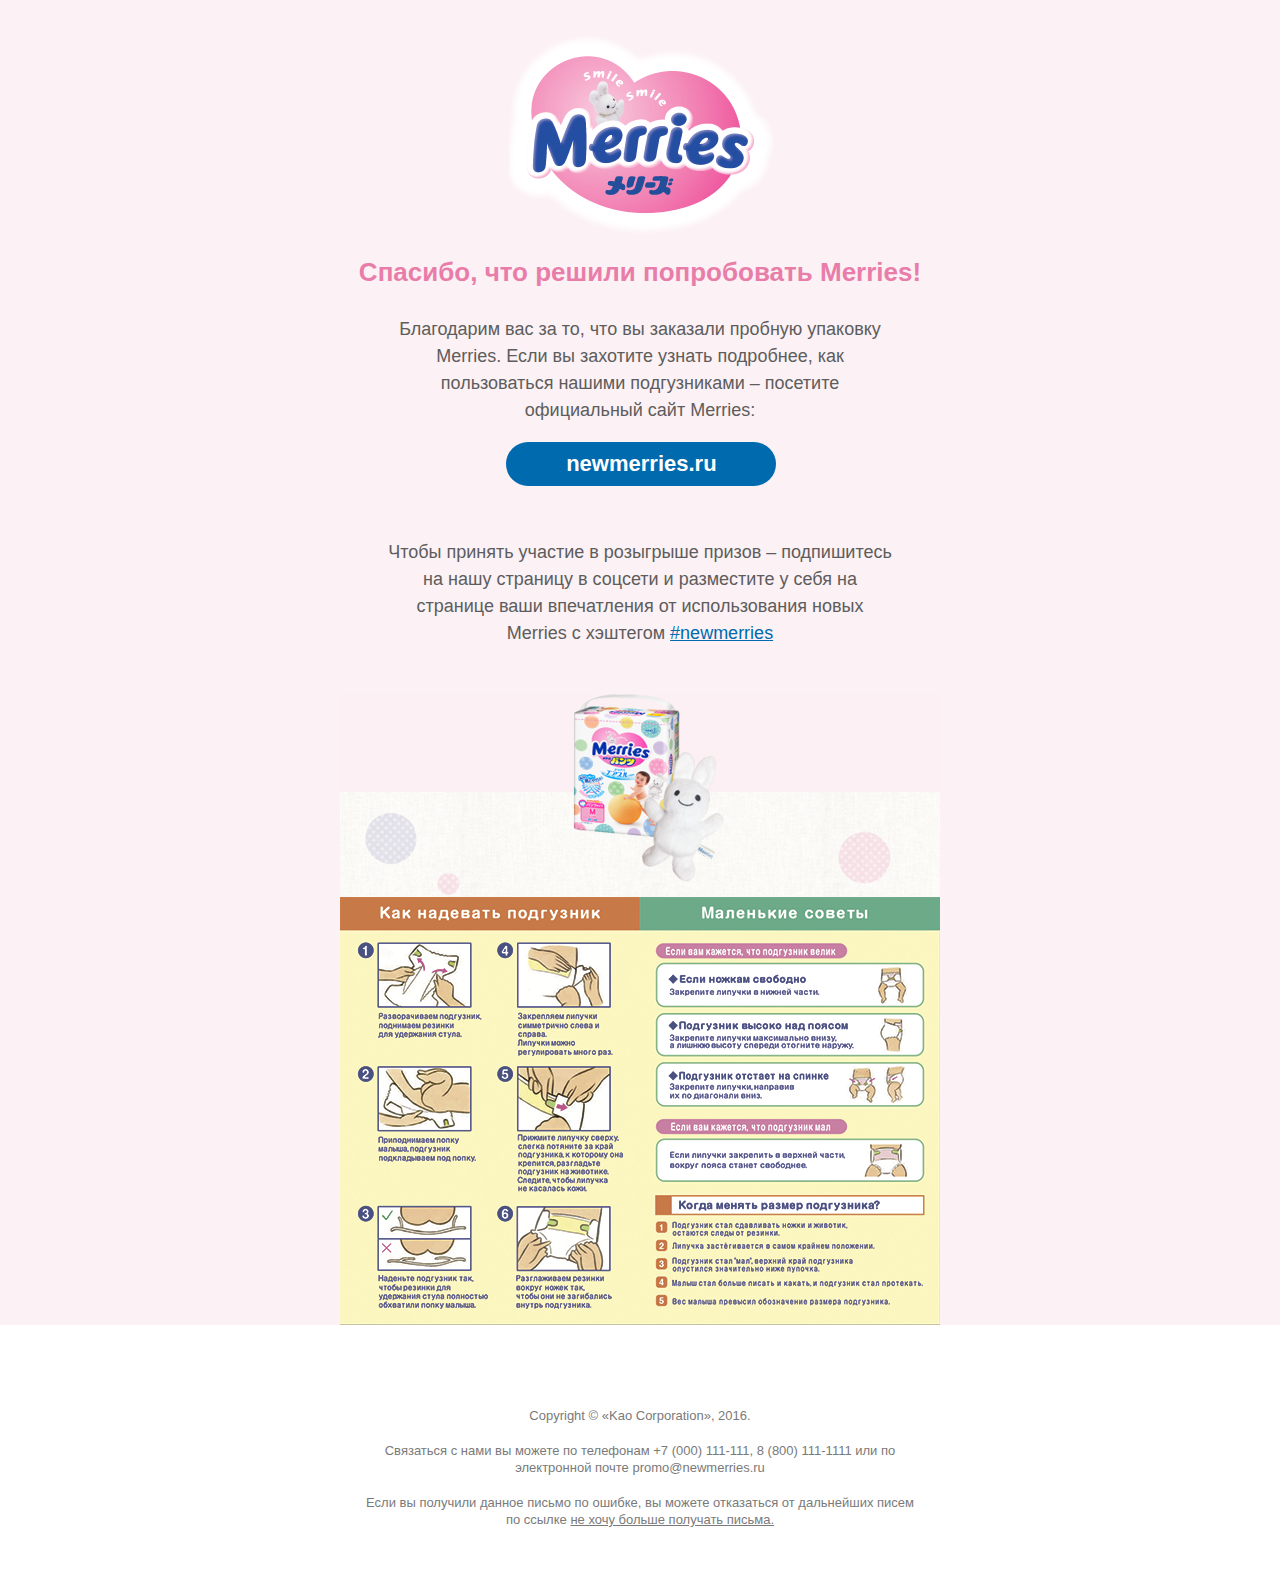
<file: letter/index_old.html>
<!DOCTYPE html>
<html lang="en">
<head>
<meta charset="utf-8">
<meta name="viewport" content="width=device-width; initial-scale=1.0; maximum-scale=1.0; user-scalable=0;">
<meta name="format-detection" content="telephone=no" />
<title>Schneider Email Template</title>

<style type="text/css">
body {
	margin:0;
	padding:0;
}
@media only screen and (max-width:600px) {
body[merkle] .hide {
	display:none !important;
	width:0px !important;
	height:0px !important;
}
body[merkle] .width270 {
	width:270px !important;
}
body[merkle] .width175 {
  width:175px !important;
}
body[merkle] .width220 {
  width:220px !important;
}

body[merkle] .heightauto {
  height:auto !important;
}
body[merkle] .widthauto {
  width:auto !important;
}
body[merkle] .aligncenter {
	text-align:center !important;
}
body[merkle] .padding0 {
	padding:0px !important;
}
body[merkle] .paddingbottom6 {
	padding:6px !important;
}
body[merkle] .alignleft {
	text-align:left !important;
}
body[merkle] .bgwhite {
	background-color:#FFFFFF !important;
	background-image:none !important;
	width:inherit !important;
	height:inherit !important;
}
body[merkle] .bggray {
	background-color:#efefef !important;
}
body[merkle] .drop {
width:270px !important;
float:left !important;
}
body[merkle] .drop2 {
width:220px !important;
float:left !important;
}
body[merkle] .desktop{visibility:hidden; display:none !important;}
body[merkle] .mobile{max-height: none !important; font-family:Arial, Helvetica, sans-serif; display: block !important; }
body[merkle] .yellow{color:#ffc222 !important;}
body[merkle] .head_space_height{height:2px;}
body[merkle] .right_col_height{height:280px;}

body[merkle]  .title_text_sm {
  font-size: 25px !important;
  line-height: 28px !important;
}
}
</style>
<style type="text/css">
 .desktop{visibility:visible;}
 .mobile { max-height: 0px !important; font-size: 0 !important; display: none; }
 .ExternalClass {
	width:100%;
}
 .ExternalClass, .ExternalClass p, .ExternalClass span, .ExternalClass font, .ExternalClass td,  .ExternalClass div {
	mso-line-height-rule:exactly;
	mso-line-height-rule:exactly;
	line-height: 100%;
}
body {
	-webkit-text-size-adjust:none;
	-ms-text-size-adjust:none;
}
table td {
	border-collapse:collapse;
}
p {
	margin:0;
	padding:0;
	margin-bottom:0;
}
h1, h2, h3, h4, h5, h6 {
	mso-line-height-rule:exactly;
	mso-line-height-rule:exactly;
	line-height: 100%;
}
a, a:link {
	text-decoration: underline;
}
span.yshortcuts {
	color:#000;
	background-color:none;
	border:none;
}
span.yshortcuts:hover, span.yshortcuts:active, span.yshortcuts:focus {
	background-color:none;
	border:none;
}
a:visited {
	text-decoration: none
}
a:focus {
	text-decoration: underline
}
a:hover {
	text-decoration: underline
}
.head_space_height{height:80px;}
.Img_Descrip{font-size:12px; font-weight:normal; font-family:Arial, Helvetica, sans-serif;}
.right_col_height{height:328px;}
</style>
</head>
<body merkle="fix" style="margin:0; padding:0;  -webkit-text-size-adjust: none;" bgcolor="#fcf1f4" >
<div style="background-color:#fcf1f4;" align="center">
  <!--[if gte mso 9]>
  <v:background xmlns:v="urn:schemas-microsoft-com:vml" fill="t">
    <v:fill type="tile" src="" color="#efefef"/>
  </v:background>
  <![endif]-->
  <table height="100%" width="100%" cellpadding="0" cellspacing="0" border="0">
    <tr>
      <td valign="top" align="center" background="">
    
        <!--Begin Header2 -->
        <table width="600" border="0" cellspacing="0" cellpadding="0" style="-moz-border-radius:0px; -webkit-border-radius:0px;" class="width270" >
          <tr>
            <td align="left" valign="top">

              <!--begin spacer -->    
              <table width="600" border="0" cellspacing="0" cellpadding="0" bgcolor="#fcf1f4" class="width270">
                <tr>
                  <td align="left" valign="top" style="font-size:30px; line-height:30px"><img src="images/spacer.gif" width="1" height="30" border="0" /></td>
                </tr>
              </table>
              <!--end spacer --> 


              <table width="600" border="0" cellspacing="0" cellpadding="0" bgcolor="#FFFFFF" class="width270" style="text-align:left;">
                <tbody>

                  <tr>
                    <!--Top Column -->
                    <td align="left" valign="top" class="drop">
                      <table align="left" width="100%" border="0" cellspacing="0" cellpadding="0" bgcolor="#FFFFFF" style="text-align:left;" class=" alignleft">
                        <tbody>
                          <tr>
                            
                            <td align="center" valign="middle" bgcolor="#fcf1f4" width="175">
                              <a href="www.mamamerries.ru" style="color:#9fa0a4; text-decoration: underline; font-family: Arial, Helvetica, sans-serif; font-size: 12px"><img src="images/logo.png" height="200" width="268" alt=""></a>
                            </td>
                               
                          </tr>
                        </tbody>
                      </table>
                    </td>
                    <!--/Top Column -->
                  </tr>

                  <tr>
                    <td><!--begin spacer -->
                      <table width="600" border="0" cellspacing="0" cellpadding="0" bgcolor="#fcf1f4" class="width270">
                        <tbody>
                          <tr>
                            <td align="left" valign="top" style="font-size:15px; line-height:15px"><img src="images/spacer.gif" width="1" height="15" border="0"></td>
                          </tr>
                        </tbody>
                      </table>
                      <!--end spacer -->
                    </td>
                  </tr>

                  <tr>
                    <!--Top Column -->
                    <td align="left" valign="top" class="drop">
                      <table align="left" width="100%" border="0" cellspacing="0" cellpadding="0" bgcolor="#fcf1f4" style="text-align:left;" class=" alignleft">
                        <tbody>
                          <tr>

                            <td align="center" class="title_text_sm" valign="top" bgcolor="#fcf1f4" style="font-family:  Arial, Helvetica, sans-serif; font-size:26px; line-height:30px; font-weight: bold; color:#e97da9">
                            Спасибо, что решили попробовать Merries!
                            </td>

                          </tr>
                        </tbody>
                      </table>
                    </td>
                    <!--/Top Column -->
                  </tr>


                  <tr>
                    <td><!--begin spacer -->
                      <table width="600" border="0" cellspacing="0" cellpadding="0" bgcolor="#fcf1f4" class="width270">
                        <tbody>
                          <tr>
                            <td align="left" valign="top" style="font-size:25px; line-height:25px"><img src="images/spacer.gif" width="1" height="25" border="0"></td>
                          </tr>
                        </tbody>
                      </table>
                      <!--end spacer -->
                    </td>
                  </tr>

                  <tr>
                    <!--Top Column -->
                    <td align="left" valign="top" class="drop">
                      <table align="left" width="100%" border="0" cellspacing="0" cellpadding="0" bgcolor="#fcf1f4" style="text-align:left;" class=" alignleft">
                        <tbody>
                          <tr>
                            <td align="left" class="hide" valign="top" bgcolor="#fcf1f4" width="50"><img src="images/spacer.gif" width="50" height="1" border="0" style="display:block"></td>  
                            <td align="center" valign="top" bgcolor="#fcf1f4" style="font-family:  Arial, Helvetica, sans-serif; font-size:18px; line-height:27px; color:#5d5d5d">Благодарим вас за то, что вы заказали пробную упаковку <br> Merries. Если вы захотите узнать подробнее, как  <br> пользоваться нашими подгузниками – посетите <br>официальный сайт Merries:</td>
                            <td align="left" class="hide" valign="top" bgcolor="#fcf1f4" width="50"><img src="images/spacer.gif" width="50" height="1" border="0" style="display:block"></td>  
                          </tr>
                        </tbody>
                      </table>
                    </td>
                    <!--/Top Column -->
                  </tr>

                  <tr>
                    <td><!--begin spacer -->
                      <table width="600" border="0" cellspacing="0" cellpadding="0" bgcolor="#fcf1f4" class="width270">
                        <tbody>
                          <tr>
                            <td align="left" valign="top" style="font-size:15px; line-height:15px"><img src="images/spacer.gif" width="1" height="15" border="0"></td>
                          </tr>
                        </tbody>
                      </table>
                      <!--end spacer -->
                    </td>
                  </tr>

                  <tr>
                    <td><!--btn -->
                      
                      <table width="600" border="0" cellspacing="0" cellpadding="0" bgcolor="#fcf1f4" class="width270" style="text-align:left;">
                        <tbody>
                          <tr>
                  
                            <!--Left Column -->
                              <td align="left" valign="top" class="drop">
                                <table align="left" width="165" border="0" cellspacing="0" cellpadding="0" bgcolor="#fcf1f4" style="text-align:left;" class=" alignleft">
                                  <tbody>
                                    <tr>
                                     <td align="left" valign="middle" bgcolor="#fcf1f4" width="165"><div style="text-align: center"><br></div></td>
                                    </tr>
                                  </tbody>
                                </table>
                              </td>
                              <!--/Left Column -->

                              <!--Right Column -->
                              <td align="left" valign="top" class="drop">

                              <table width="430" border="0" cellspacing="0" cellpadding="0" class="drop">
                                <tbody>
                                 

                                  <tr>
                                       
                                    <td align="left" valign="top" bgcolor="#fcf1f4"> 
                                      <table border="0" cellpadding="0" cellspacing="0" style="border-radius: 5px;" width="270px" height="44px">
                                        <tbody>
                                          <tr>
                                            <td bgcolor="#006aaf" style="border-radius:25px;" width="100%">
                                              <table border="0" cellpadding="0" cellspacing="0" width="100%">  
                                                <tbody>
                                                  <tr>
                                                    <td width="270" height="44" style="text-align: center; border-radius:0px;">
                                                      <a href="newmerries.ru" style="text-decoration: none; color:#ffffff;" target="_blank">
                                                        <span style="font-size:22px;  color: #ffffff; font-family: Arial, Helvetica, sans-serif;  text-align: center; line-height:20px; display: block; font-weight: bold;">newmerries.ru</span>
                                                      </a>
                                                    </td>
                                                  </tr>
                                                </tbody>
                                              </table>
                                            </td>
                                          </tr>
                                        </tbody>
                                      </table>
                                    </td>

                                        
                                  </tr>
                           
                                </tbody>
                              </table>
                            </td>
                            <!--/Right Column -->
                          </tr>
                        </tbody>
                      </table>

                      <!--end btn -->
                    </td>
                  </tr>

                  <tr>
                    <td><!--begin spacer -->
                      <table width="600" border="0" cellspacing="0" cellpadding="0" bgcolor="#fcf1f4" class="width270">
                        <tbody>
                          <tr>
                            <td align="left" valign="top" style="font-size:45px; line-height:45px"><img src="images/spacer.gif" width="1" height="45" border="0"></td>
                          </tr>
                        </tbody>
                      </table>
                      <!--end spacer -->
                    </td>
                  </tr>

                  <!--Top Column -->
                    <td align="left" valign="top" class="drop">
                      <table align="left" width="100%" border="0" cellspacing="0" cellpadding="0" bgcolor="#FFFFFF" style="text-align:left;" class=" alignleft">
                        <tbody>
                          <tr>

                            <td align="left" class="hide" valign="top" bgcolor="#fcf1f4" width="45"><img src="images/spacer.gif" width="45" height="1" border="0" style="display:block"></td>  
                                
                            <td align="center"  valign="top" bgcolor="#fcf1f4" style="font-family:  Arial, Helvetica, sans-serif; font-size:18px; line-height:27px; color:#5d5d5d">
                            Чтобы принять участие в розыгрыше призов – подпишитесь на нашу страницу в соцсети и разместите у себя на странице ваши впечатления от использования новых <br> Merries с хэштегом  <font style="color:#006aaf; font-family: Arial, Helvetica, sans-serif; font-size:18px; line-height:27px; text-decoration: underline; word-wrap: break-word;"  target="_blank">#newmerries</font></td>

                            <td align="left" class="hide" valign="top" bgcolor="#fcf1f4" width="45"><img src="images/spacer.gif" width="45" height="1" border="0" style="display:block"></td>  

                          </tr>
                        </tbody>
                      </table>
                    </td>
                    <!--/Top Column -->
                  </tr>

                </tbody>
              </table>

              <!--End Header2 -->  


              <!--begin spacer -->
              <table width="600" border="0" cellspacing="0" cellpadding="0" bgcolor="#fcf1f4" class="width270">
                <tbody><tr>
                  <td align="left" valign="top" style="font-size:40px; line-height:40px"><img src="images/spacer.gif" width="1" height="40" border="0"></td>
                </tr>
              </tbody></table>
              <!--/end spacer -->


              <!--img -->
              <table width="600" border="0" cellspacing="0" cellpadding="0" bgcolor="#FFFFFF" class="width270">
                <tbody><tr>
                  <td align="ceter" valign="top" style="font-size:0px; line-height:0px;"><img src="images/img_1.jpg" class="width270" border="0" style="margin: 0; padding: 0;"></td>
                </tr>
              </tbody></table>
              <!--/img -->

              <!--img -->
              <table width="600" border="0" cellspacing="0" cellpadding="0" bgcolor="#FFFFFF" class="width270">
                <tbody><tr>
                  <td align="ceter" valign="top" style="font-size:0px; line-height:0px;"><img src="images/Merries_StorefrontLeaflet.jpg" class="width270" border="0" style="margin: 0; padding: 0;"></td>
                </tr>
              </tbody></table>
              <!--/img -->


            </td>
          </tr>
        </table>
    
      </td>
    </tr>
  </table>




  <table height="100%" bgcolor="#ffffff" width="100%" cellpadding="0" cellspacing="0" border="0">
    <tbody><tr>
      <td valign="top" align="center" background="">
    
        <!--Begin Header2 -->
        <table width="600" border="0" cellspacing="0" cellpadding="0" style="-moz-border-radius:0px; -webkit-border-radius:0px;" class="width270">
          <tbody><tr>
            <td align="left" valign="top">


              <!--End Header2 -->  

              <!--begin spacer -->
              <table width="600" border="0" cellspacing="0" cellpadding="0" bgcolor="#ffffff" class="width270">
                <tbody><tr>
                  <td align="left" valign="top" style="font-size:30px; line-height:30px"><img src="images/spacer.gif" width="1" height="30" border="0"></td>
                </tr>
              </tbody></table>
              <!--/end spacer -->

              <!--begin spacer -->
              <table width="600" border="0" cellspacing="0" cellpadding="0" bgcolor="#ffffff" class="hide">
                <tbody><tr>
                  <td align="left" valign="top" style="font-size:40px; line-height:40px"><img src="images/spacer.gif" width="1" height="40" border="0"></td>
                </tr>
              </tbody></table>
              <!--/end spacer -->

              <table align="left" width="100%" border="0" cellspacing="0" cellpadding="0" bgcolor="#FFFFFF" style="text-align:left;" class=" alignleft">
                <tbody>
                  <tr>
                    <td align="left" valign="top" bgcolor="#ffffff" width="25"><img src="images/spacer.gif" width="25" height="1" border="0" style="display:block"></td>     

                    <td align="center" valign="top" bgcolor="#ffffff" style="font-family:  Arial, Helvetica, sans-serif; font-size:13px; line-height:17px; color:#7a7a7a">
                    Copyright © «Kao Corporation», 2016.
                    </td>

                    <td align="left" valign="top" bgcolor="#ffffff" width="25"><img src="images/spacer.gif" width="25" height="1" border="0" style="display:block"></td>


                  </tr>
                </tbody>
              </table>

              <!--begin spacer -->
              <table width="600" border="0" cellspacing="0" cellpadding="0" bgcolor="#ffffff" class="width270">
                <tbody><tr>
                  <td align="left" valign="top" style="font-size:15px; line-height:15px"><img src="images/spacer.gif" width="1" height="15" border="0"></td>
                </tr>
              </tbody></table>
              <!--/begin spacer -->

              <table align="left" width="100%" border="0" cellspacing="0" cellpadding="0" bgcolor="#FFFFFF" style="text-align:left;" class=" alignleft">
                <tbody>
                  <tr>
                    <td align="left" valign="top" bgcolor="#ffffff" width="25"><img src="images/spacer.gif" width="25" height="1" border="0" style="display:block"></td>     

                    <td align="center" valign="top" bgcolor="#ffffff" style="font-family:  Arial, Helvetica, sans-serif; font-size:13px; line-height:17px; color:#7a7a7a">
                    Связаться с нами вы можете по телефонам +7 (000) 111-111, 8 (800) 111-1111 или по электронной почте <a href="mailto:promo@newmerries.ru" style="color:#7a7a7a; font-family: Arial, Helvetica, sans-serif; font-size:13px; line-height:17px; text-decoration: none; word-wrap: break-word;" target="_blank">promo@newmerries.ru</a>
                    </td>

                    <td align="left" valign="top" bgcolor="#ffffff" width="25"><img src="images/spacer.gif" width="25" height="1" border="0" style="display:block"></td>


                  </tr>
                </tbody>
              </table>

              <!--begin spacer -->
              <table width="600" border="0" cellspacing="0" cellpadding="0" bgcolor="#ffffff" class="width270">
                <tbody><tr>
                  <td align="left" valign="top" style="font-size:15px; line-height:15px"><img src="images/spacer.gif" width="1" height="15" border="0"></td>
                </tr>
              </tbody></table>
              <!--/begin spacer -->

              <table align="left" width="100%" border="0" cellspacing="0" cellpadding="0" bgcolor="#FFFFFF" style="text-align:left;" class=" alignleft">
                <tbody>
                  <tr>
                    <td align="left" valign="top" bgcolor="#ffffff" width="25"><img src="images/spacer.gif" width="25" height="1" border="0" style="display:block"></td>     

                    <td align="center" valign="top" bgcolor="#ffffff" style="font-family:  Arial, Helvetica, sans-serif; font-size:13px; line-height:17px; color:#7a7a7a">
                    Если вы получили данное письмо по ошибке, вы можете отказаться от дальнейших писем по ссылке <a href="" style="color:#7a7a7a; font-family: Arial, Helvetica, sans-serif; font-size:13px; line-height:17px; text-decoration: underline; word-wrap: break-word;" target="_blank">не хочу больше получать письма.</a>
                    </td>

                    <td align="left" valign="top" bgcolor="#ffffff" width="25"><img src="images/spacer.gif" width="25" height="1" border="0" style="display:block"></td>


                  </tr>
                </tbody>
              </table>

              <!--begin spacer -->
              <table width="600" border="0" cellspacing="0" cellpadding="0" bgcolor="#ffffff" class="width270">
                <tbody><tr>
                  <td align="left" valign="top" style="font-size:45px; line-height:45px"><img src="images/spacer.gif" width="1" height="45" border="0"></td>
                </tr>
              </tbody></table>
              <!--/begin spacer -->


            </td>
          </tr>
        </tbody></table>
    
      </td>
    </tr>
  </tbody></table>
</div> 
</body>
</html>
</file>
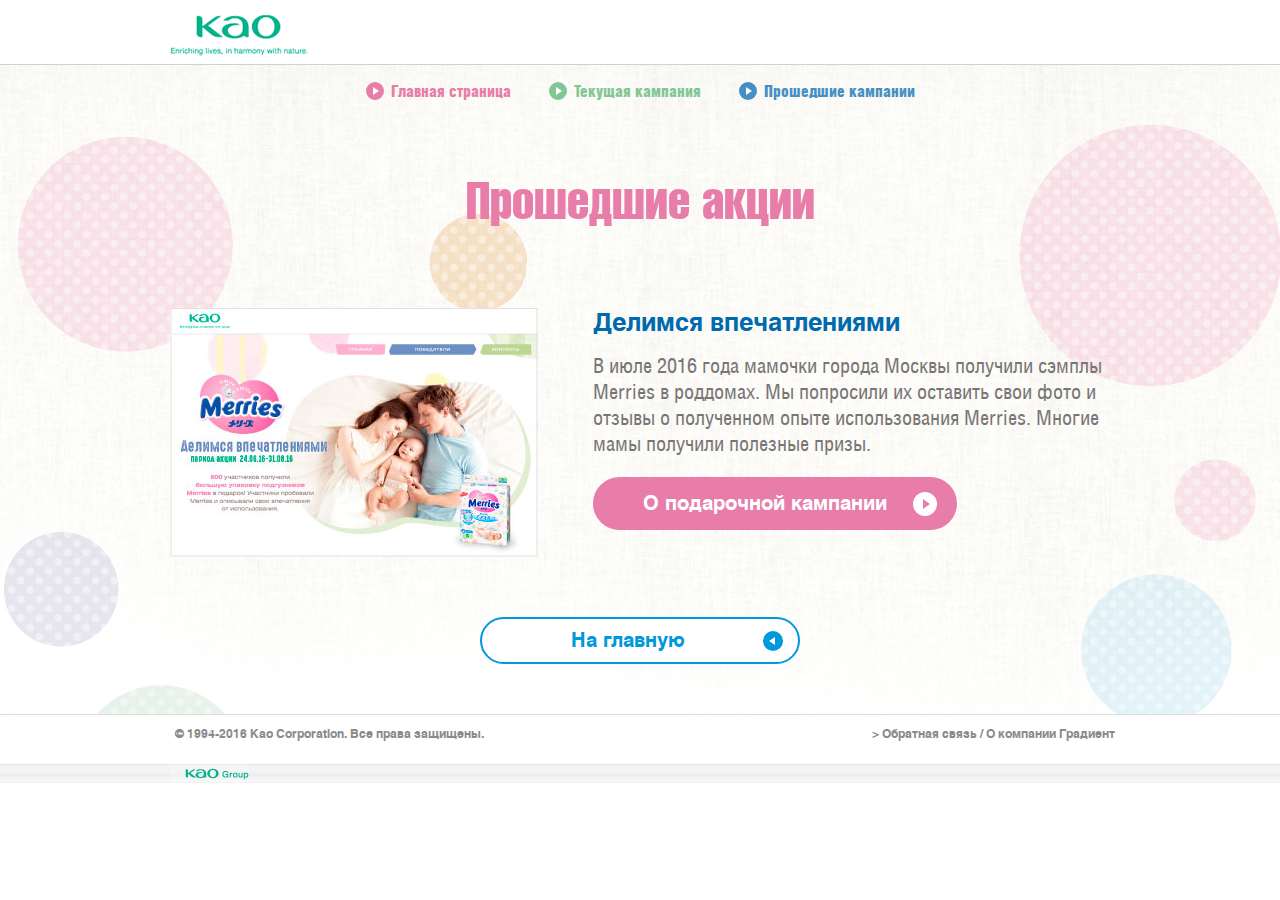
<file: Merries/campaignslist.html>
<!DOCTYPE html>
<html lang="en">

    <head>

        <!-- Basic page needs
        ============================================ -->
        <title>Сampaignslist</title>
        <meta charset="utf-8">
        <meta name="author" content="">
        <meta name="keywords" content="">
        <meta name="description" content="">

        <!-- Mobile specific metas
        ============================================ -->
        <meta name="viewport" content="width=device-width, initial-scale=1.0, maximum-scale=1.0, user-scalable=no">


        <!-- Libs CSS
        ============================================ -->
        <!-- <link href="https://fonts.googleapis.com/css?family=Roboto+Condensed:300,400,700&subset=cyrillic" rel="stylesheet"> -->

        

        <!-- Favicon
        ============================================ -->
        <!-- <link rel="shortcut icon" type="images/x-icon" href="images/fav_icon.ico"> -->
        <link rel="stylesheet" href="plugins/jquery.arcticmodal-0.3/jquery.arcticmodal-0.3.css">

        <!-- Theme CSS
        ============================================ -->
        <!-- <link rel="stylesheet" href="css/se.css"> -->
        <link rel="stylesheet" href="css/style.css">

        <!-- Media Queries CSS
        ============================================ -->
        <link rel="stylesheet" href="css/responsive.css">

        <!-- Old IE 
        ============================================ -->

        <!--[if lt IE 8]>
        <div style=' clear: both; text-align:center; position: relative;'>
          <a href="http://windows.microsoft.com/en-US/internet-explorer/products/ie/home?ocid=ie6_countdown_bannercode">
            <img src="http://storage.ie6countdown.com/assets/100/images/banners/warning_bar_0000_us.jpg" border="0" height="42" width="820" alt="You are using an outdated browser. For a faster, safer browsing experience, upgrade for free today." />
          </a>
        </div>
        <![endif]-->
        <!--[if lt IE 9]>
        <script type="text/javascript" src="js/html5.js"></script>
        <link rel="stylesheet" type="text/css" media="screen" href="css/ie.css">
        <![endif]-->


    </head>

    <body>

        <!-- - - - - - - - - - - - - - Header - - - - - - - - - - - - - - - - -->

        <header id="header" role="banner">
            
            <!-- - - - - - - - - - - - - - Logo - - - - - - - - - - - - - - - - -->

            <div class="container">
                <div class="logo">
                
                  <a href="index.html" title="Home Page">
                      HomeStyle
                  </a>
                
                </div>
            </div>
             
            <!-- - - - - - - - - - - - - - End of Logo - - - - - - - - - - - - - - - - -->
            

        </header>

        <!-- - - - - - - - - - - - - - End of Header - - - - - - - - - - - - - - - - -->

        <!-- - - - - - - - - - - - - - Content - - - - - - - - - - - - - - - - -->

        <section>

            <div class="box box_1">

                <div class="container">

                    <!-- - - - - - - - - - - - - - Main Navigation - - - - - - - - - - - - - - - - -->
                   
                    <nav role="navigation">
                   
                       <ul class="navigation">
                   
                           <li class="nav_item_1"><a href="index.html">Главная страница</a></li>
                           <li class="nav_item_2"><a href="present.html">Текущая кампания</a></li>
                           <li class="nav_item_3"><a href="campaignslist.html">Прошедшие кампании</a></li>
                   
                       </ul>
                   
                    </nav>
                   
                   <!-- - - - - - - - - - - - - - End of Main Navigation - - - - - - - - - - - - - - - - -->

                   <div class="campaignslist_wr">
                       <div class="h3_wr">
                            <h3>Прошедшие акции</h3>
                        </div>
                        <br>
                        <br>
                       
                        <div class="clearfix pb_60">
                            <div class="campaignslist_box_left">
                                <img src="images/img_campaignslist.jpg"  alt="">
                            </div>
                            <div class="campaignslist_box_right">
                                <h6>Делимся впечатлениями</h6>
                                <p class="fz21">
                                    В июле 2016 года мамочки города Москвы получили сэмплы Merries в роддомах. Мы попросили их оставить свои фото и отзывы о полученном опыте использования Merries. Многие мамы получили полезные призы.
                                </p>
                                <p><a href="present.html" class="btn_pink">О подарочной кампании</a></p>
                            </div>
                        </div>

                        <div class="align_center">
                            <a href="index.html" class="btn_blue3 btn_open_top_box active">На главную</a>
                        </div>
                   </div>
                    
               </div>
 
            </div>

            
        </section>

        <!-- - - - - - - - - - - - - - End of Content - - - - - - - - - - - - - - - - -->


        <!-- - - - - - - - - - - - - - Footer - - - - - - - - - - - - - - - - -->

        <footer>

            <div class="footer clearfix">
                <div class="container">
                    <div class="navi">
                        <p><a href="/ru/merries/info/contact.html"> > Обратная связь / О компании Градиент</a></p>
                    </div>
                    <div class="copyright">&copy; 1994-2016 Као Corporation. Все права защищены.</div>
                </div>
            </div>

            <div class="groupCi" align="left">
                <div class="container">
                    <a href="http://www.kao.com/group/en/group/"><img src="images/group_ci.gif" alt="Kao Group" width="79" height="19" border="0"></a>
                </div>
            </div>

        </footer>

        <!-- - - - - - - - - - - - - - End of Footer - - - - - - - - - - - - - - - - -->

        <div style="display: none;">
            <div class="box-modal modal">
                <div class="box-modal_close arcticmodal-close">&times;</div>
                <div class="align_center">
                    <p>Поделитесь вашими впечатлениями</p>
                    <ul class="social_box">
                        <li><a href=""><img src="images/icon_vk.png" height="71" width="71" alt=""></a></li>
                        <li><a href=""><img src="images/icon_f.png" height="71" width="71" alt=""></a></li>
                        <li><a href=""><img src="images/icon_tw.png" height="71" width="71" alt=""></a></li>
                    </ul>
                </div>
            </div>
        </div>


        <!-- Include Libs & Plugins
        ============================================ -->
        <script type="text/javascript" src="js/jquery-2.2.0.min.js"></script>

        <script type="text/javascript" src="plugins/jquery.arcticmodal-0.3/jquery.arcticmodal-0.3.min.js"></script>
        <script src="plugins/masonry.pkgd.min.js"></script>

        <!-- Theme files
        ============================================ -->
        <script src="js/script.core.js"></script>
        <script src="js/script.plugins.js"></script>
        
    </body>
</html>
</file>
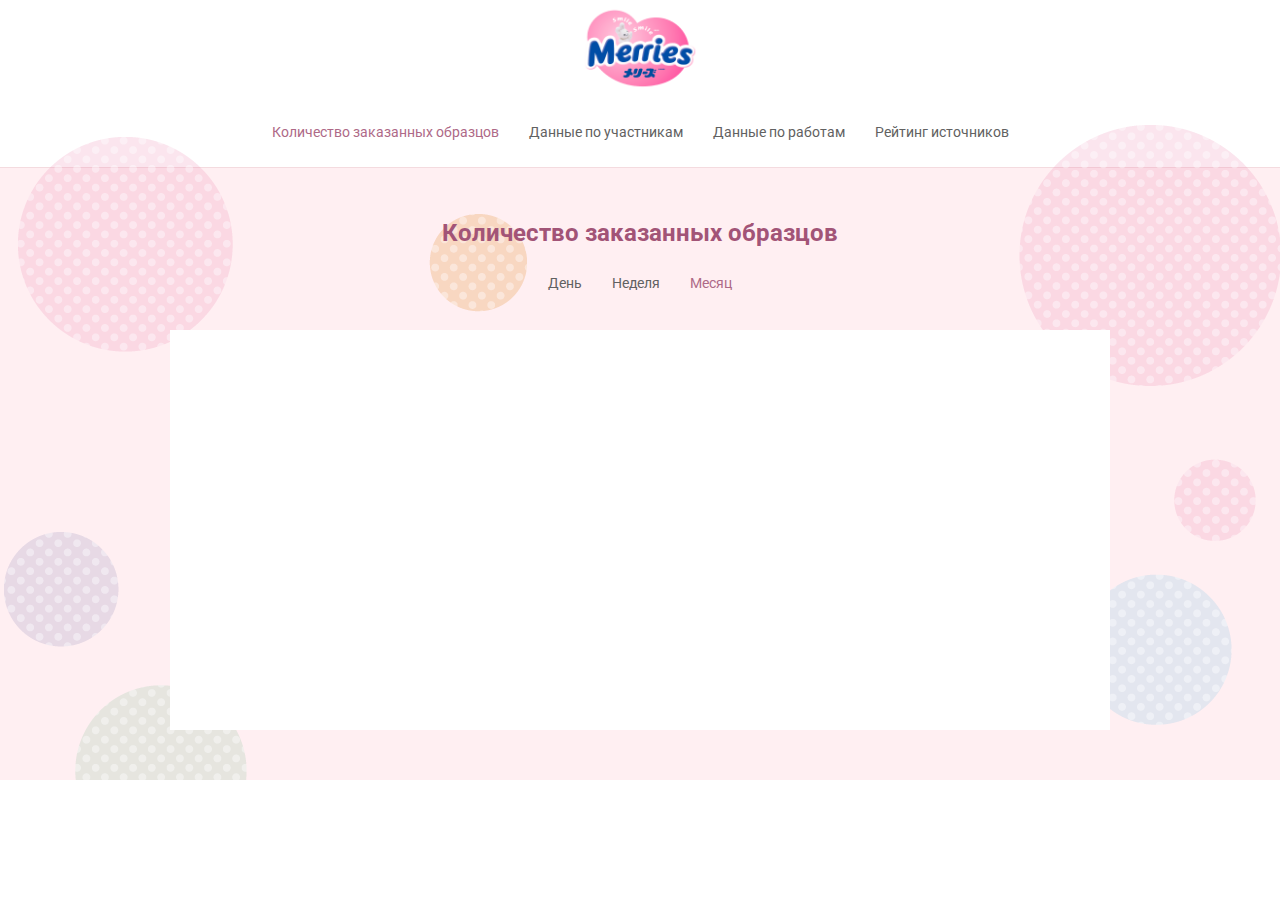
<file: Merries/diagram.html>
<!DOCTYPE html>
<html lang="en">

    <head>

        <!-- Basic page needs
        ============================================ -->
        <title>Diagram</title>
        <meta charset="utf-8">
        <meta name="author" content="">
        <meta name="keywords" content="">
        <meta name="description" content="">

        <!-- Mobile specific metas
        ============================================ -->
        <meta name="viewport" content="width=device-width, initial-scale=1.0, maximum-scale=1.0, user-scalable=no">


        <!-- Libs CSS
        ============================================ -->
        <!-- <link href="https://fonts.googleapis.com/css?family=Roboto+Condensed:300,400,700&subset=cyrillic" rel="stylesheet"> -->
        <link href="https://fonts.googleapis.com/css?family=Roboto:300,400,700&subset=cyrillic-ext" rel="stylesheet">
        

        <!-- Favicon
        ============================================ -->
        <!-- <link rel="shortcut icon" type="images/x-icon" href="images/fav_icon.ico"> -->
        <link rel="stylesheet" href="plugins/jquery.arcticmodal-0.3/jquery.arcticmodal-0.3.css">
        <link rel="stylesheet" href="plugins/ion.calendar-2.0.2/css/ion.calendar.css">

        <!-- Theme CSS
        ============================================ -->
        <!-- <link rel="stylesheet" href="css/se.css"> -->
        <link rel="stylesheet" href="css/style.css">

        <!-- Media Queries CSS
        ============================================ -->
        <link rel="stylesheet" href="css/responsive.css">

        <!-- Old IE 
        ============================================ -->

        <!--[if lt IE 8]>
        <div style=' clear: both; text-align:center; position: relative;'>
          <a href="http://windows.microsoft.com/en-US/internet-explorer/products/ie/home?ocid=ie6_countdown_bannercode">
            <img src="http://storage.ie6countdown.com/assets/100/images/banners/warning_bar_0000_us.jpg" border="0" height="42" width="820" alt="You are using an outdated browser. For a faster, safer browsing experience, upgrade for free today." />
          </a>
        </div>
        <![endif]-->
        <!--[if lt IE 9]>
        <script type="text/javascript" src="js/html5.js"></script>
        <link rel="stylesheet" type="text/css" media="screen" href="css/ie.css">
        <![endif]-->


    </head>

    <body>

        <!-- - - - - - - - - - - - - - Header - - - - - - - - - - - - - - - - -->

        <div id="header" role="banner">
            
            <!-- - - - - - - - - - - - - - Logo - - - - - - - - - - - - - - - - -->

            <div class="container">
                <div class="align_center">
                    <a href=""><img src="images/logo_merries.png" width="130" alt=""></a>
                </div>
            </div>
             
            <!-- - - - - - - - - - - - - - End of Logo - - - - - - - - - - - - - - - - -->

            <!-- - - - - - - - - - - - - - Page Nav - - - - - - - - - - - - - - - - -->
                    
                <ul class="page_nav">
                                                 
                    <li class="current"><span>Количество заказанных образцов</span></li>
                    <li><a href="javascript:;">Данные по участникам </a></li>
                    <li><a href="javascript:;">Данные по работам</a></li>
                    <li><a href="javascript:;">Рейтинг источников</a></li>
                                                           
                </ul>

               <!-- - - - - - - - - - - - - - End of Page Nav - - - - - - - - - - - - - - - - -->

        </div>

        <!-- - - - - - - - - - - - - - End of Header - - - - - - - - - - - - - - - - -->

        <!-- - - - - - - - - - - - - - Content - - - - - - - - - - - - - - - - -->

        <section>

            <div class="diagram">

                <div class="container">

                    <div class="align_center">
                        <h6 class="diagram_title">Количество заказанных образцов</h6>
                    </div>

                    <!-- - - - - - - - - - - - - - End of Logo - - - - - - - - - - - - - - - - -->

                    <!-- - - - - - - - - - - - - - Page Nav - - - - - - - - - - - - - - - - -->
                            
                    <ul class="page_nav">
                                                     
                        <li><a href="javascript:;">День</a></li>
                        <li><a href="javascript:;">Неделя</a></li>
                        <li><span>Месяц</span></li>
                                                                                  
                    </ul>

                   <!-- - - - - - - - - - - - - - End of Page Nav - - - - - - - - - - - - - - - - -->
                   

                    <div id="chartdiv" style="width: 100%; height: 400px; background-color: #FFFFFF;" ></div>
            

                    
               </div>
 
            </div>

            
        </section>

        <!-- - - - - - - - - - - - - - End of Content - - - - - - - - - - - - - - - - -->




        <!-- Include Libs & Plugins
        ============================================ -->
        <script type="text/javascript" src="js/jquery-2.2.0.min.js"></script>

        <script type="text/javascript" src="plugins/jquery.arcticmodal-0.3/jquery.arcticmodal-0.3.min.js"></script>
        <script src="plugins/masonry.pkgd.min.js"></script>
        <script src="plugins/jquery.validate.js"></script>
        <script type="text/javascript" src="plugins/jquery.maskedinput.js"></script>

        <script src="plugins/ion.calendar-2.0.2/js/moment-with-locales.min.js"></script>
        <script src="plugins/ion.calendar-2.0.2/js/ion.calendar.js"></script>

        <!-- amCharts javascript sources -->
        <script type="text/javascript" src="https://www.amcharts.com/lib/3/amcharts.js"></script>
        <script type="text/javascript" src="https://www.amcharts.com/lib/3/serial.js"></script>
        

        <!-- amCharts javascript code -->
        <script type="text/javascript">
            AmCharts.makeChart("chartdiv",
                {
                    "type": "serial",
                    "categoryField": "category",
                    "startDuration": 1,
                    "color": "#9E9E9E",
                    "fontFamily": "Roboto",
                    "handDrawScatter": 7,
                    "handDrawThickness": 4,
                    "theme": "default",
                    "categoryAxis": {
                        "gridPosition": "start"
                    },
                    "trendLines": [],
                    "graphs": [
                        {
                            "balloonText": "[[title]] of [[category]]:[[value]]",
                            "bullet": "round",
                            "id": "AmGraph-1",
                            "title": "graph 1",
                            "type": "smoothedLine",
                            "valueField": "column-1"
                        },
                        {
                            "balloonText": "[[title]] of [[category]]:[[value]]",
                            "bullet": "square",
                            "id": "AmGraph-2",
                            "title": "graph 2",
                            "type": "smoothedLine",
                            "valueField": "column-2"
                        }
                    ],
                    "guides": [],
                    "valueAxes": [
                        {
                            "id": "ValueAxis-1",
                            "title": "Îáðàçöû"
                        }
                    ],
                    "allLabels": [],
                    "balloon": {},
                    "titles": [
                        {
                            "id": "Title-1",
                            "size": 15,
                            "text": "Êîëè÷åñòâî çàêàçàííûõ îáðàçöîâ"
                        }
                    ],
                    "dataProvider": [
                        {
                            "category": "1.09",
                            "column-1": 8
                        },
                        {
                            "category": "2.09",
                            "column-1": 6
                        },
                        {
                            "category": "3.09",
                            "column-1": 2
                        },
                        {
                            "category": "4.09",
                            "column-1": 1
                        },
                        {
                            "category": "5.09",
                            "column-1": 2
                        },
                        {
                            "category": "6.09",
                            "column-1": 3
                        },
                        {
                            "category": "7.09",
                            "column-1": 6
                        }
                    ]
                }
            );
        </script>


        <!-- Theme files
        ============================================ -->
        <script src="js/script.core.js"></script>
        <script src="js/script.plugins.js"></script>
        
    </body>
</html>
</file>
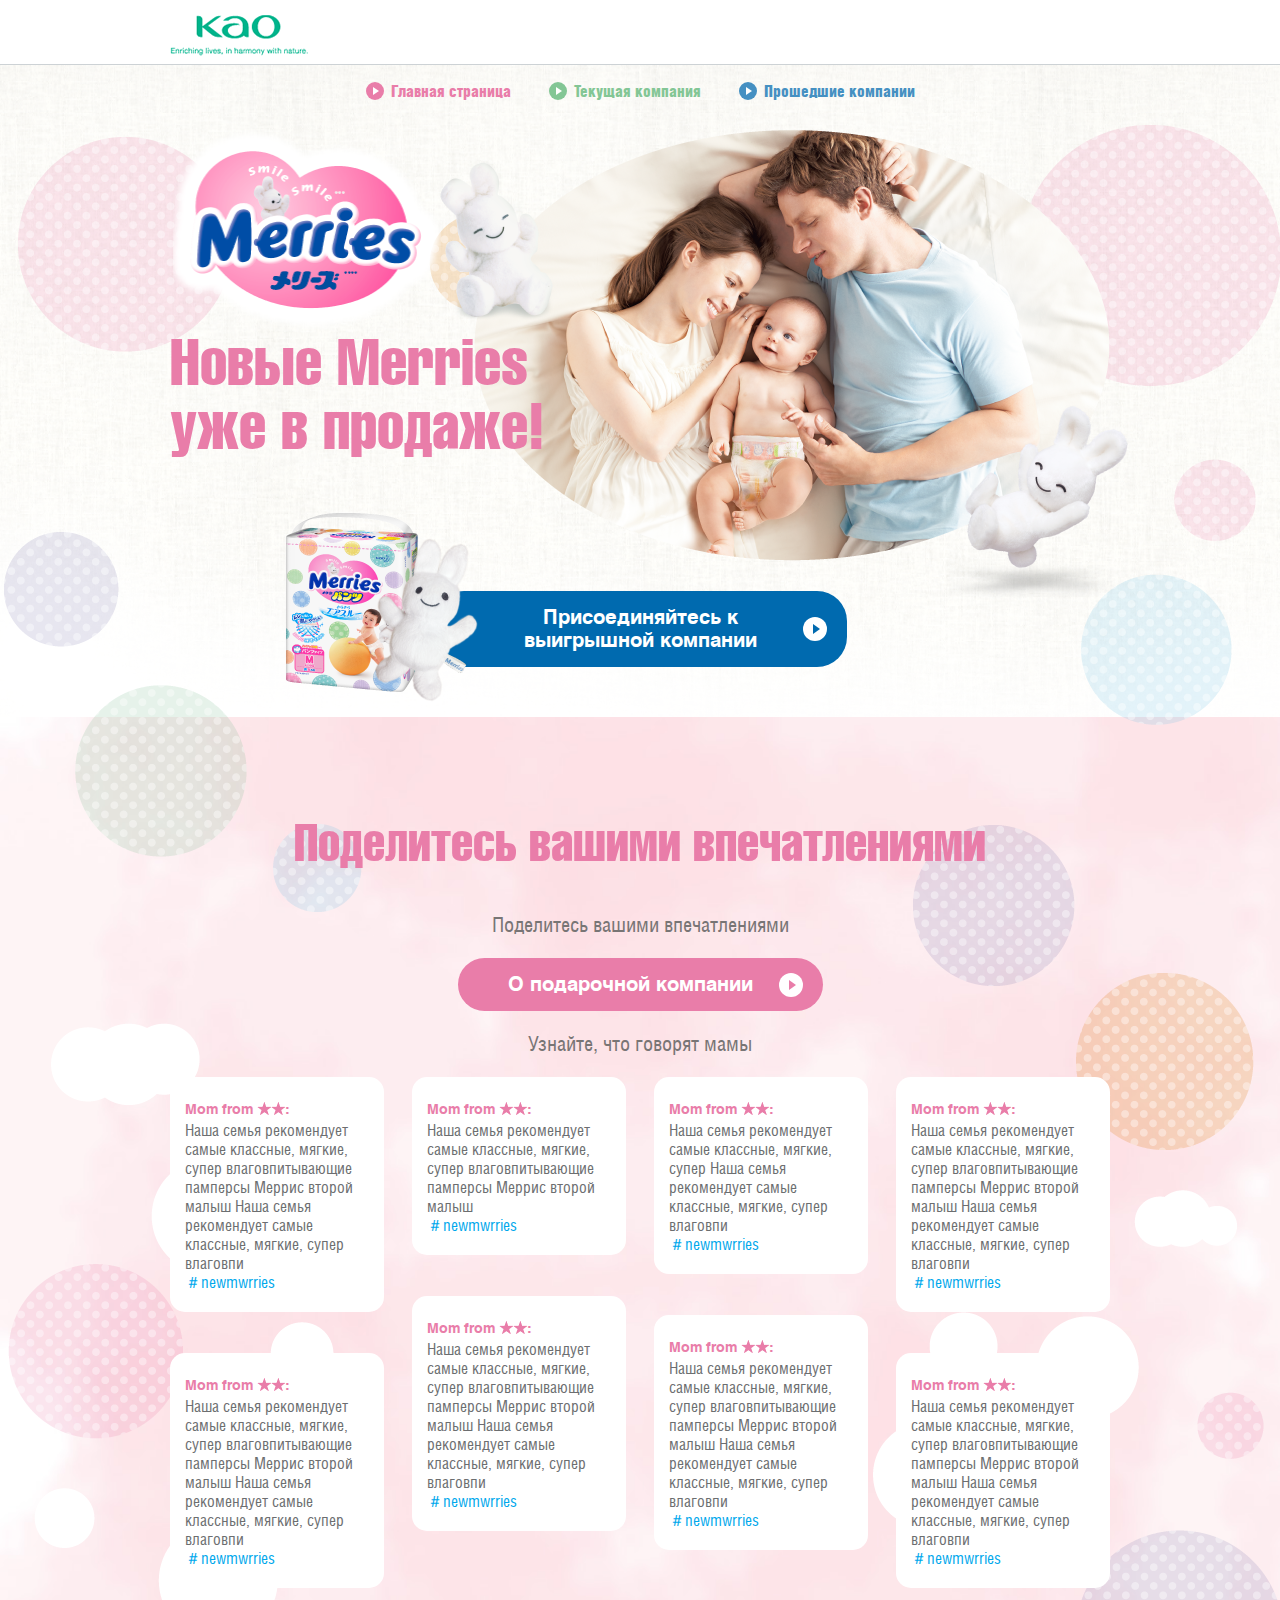
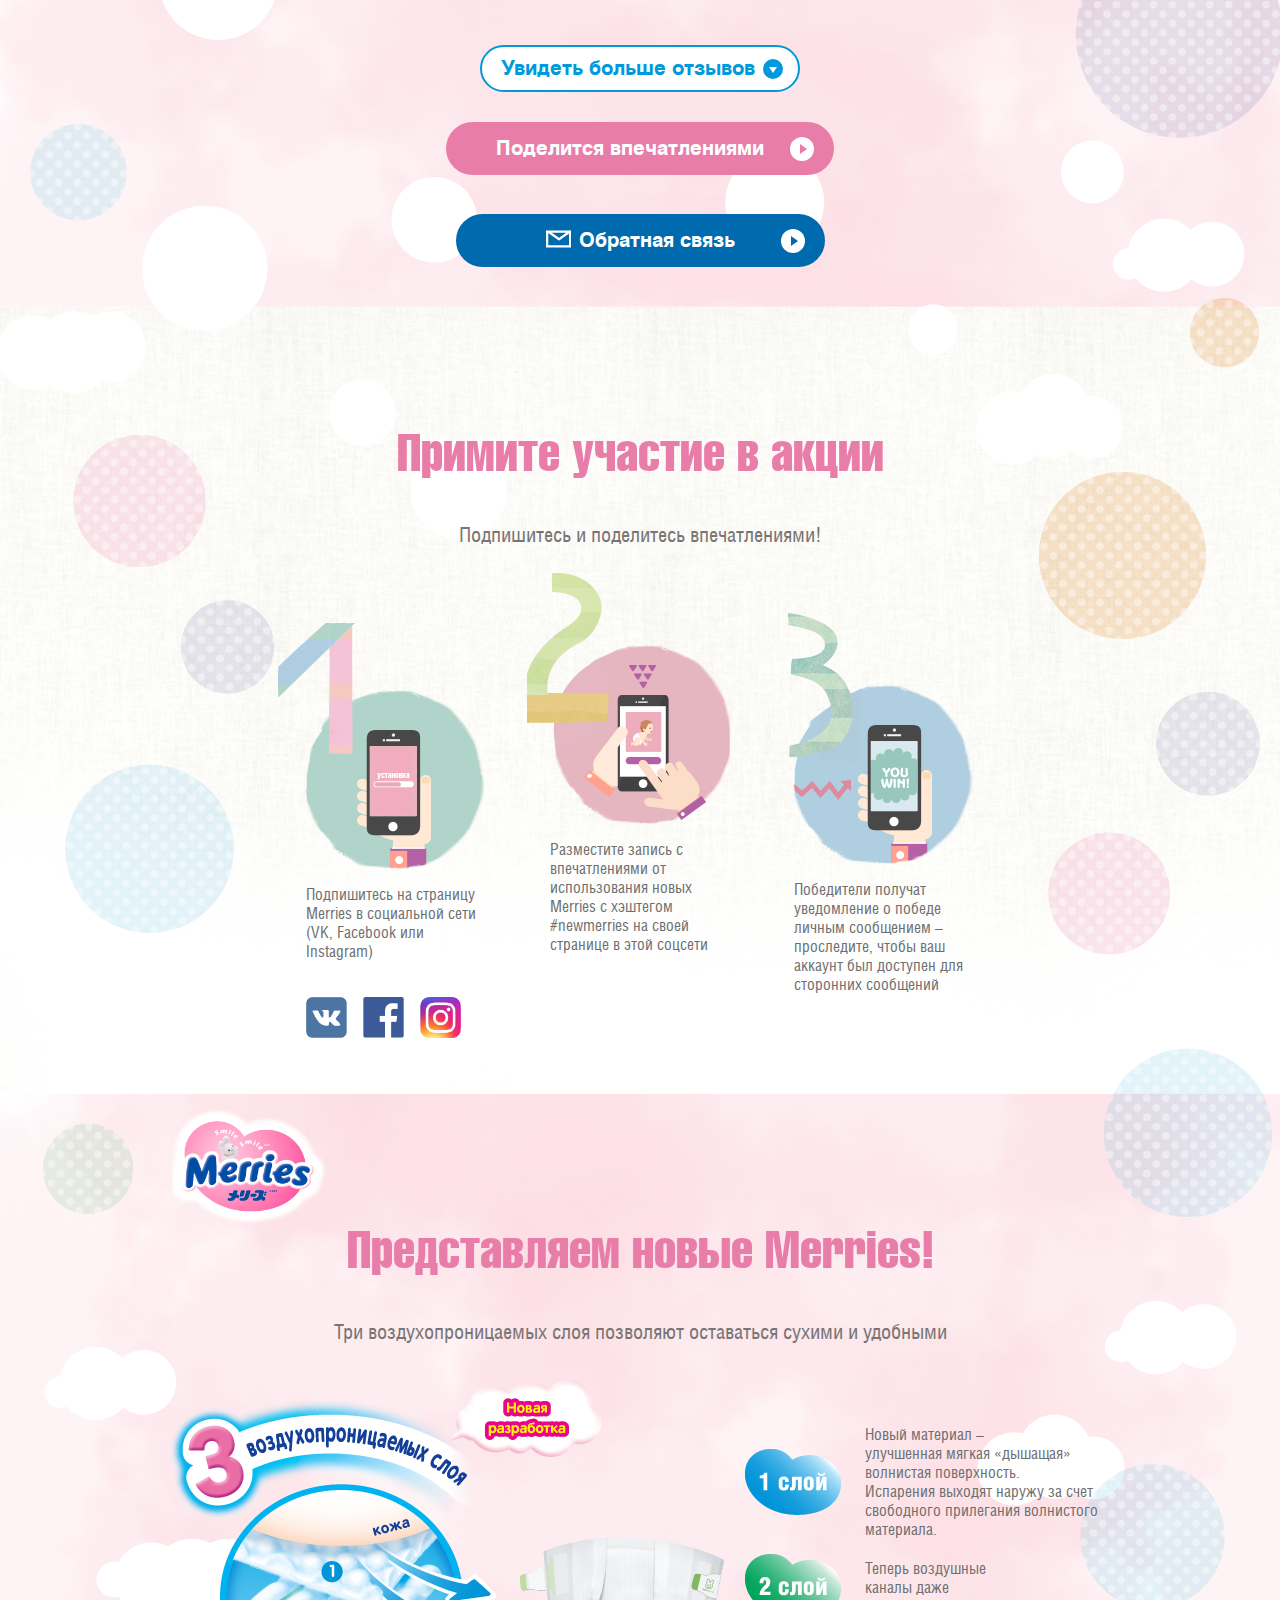
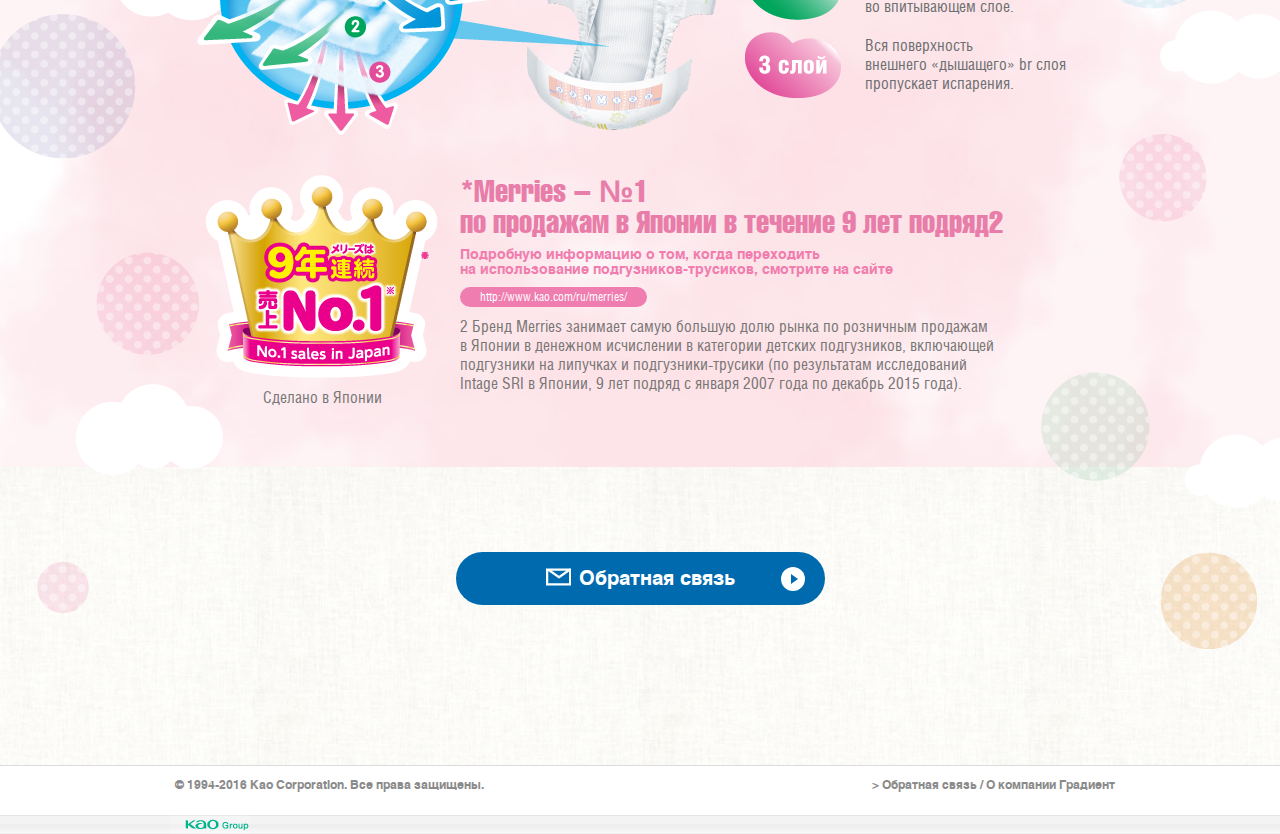
<file: Merries/end.html>
<!DOCTYPE html>
<html lang="en">

    <head>

        <!-- Basic page needs
        ============================================ -->
        <title>End</title>
        <meta charset="utf-8">
        <meta name="author" content="">
        <meta name="keywords" content="">
        <meta name="description" content="">

        <!-- Mobile specific metas
        ============================================ -->
        <meta name="viewport" content="width=device-width, initial-scale=1.0, maximum-scale=1.0, user-scalable=no">


        <!-- Libs CSS
        ============================================ -->
        <!-- <link href="https://fonts.googleapis.com/css?family=Roboto+Condensed:300,400,700&subset=cyrillic" rel="stylesheet"> -->

        

        <!-- Favicon
        ============================================ -->
        <!-- <link rel="shortcut icon" type="images/x-icon" href="images/fav_icon.ico"> -->
        <link rel="stylesheet" href="plugins/jquery.arcticmodal-0.3/jquery.arcticmodal-0.3.css">

        <!-- Theme CSS
        ============================================ -->
        <!-- <link rel="stylesheet" href="css/se.css"> -->
        <link rel="stylesheet" href="css/style.css">

        <!-- Media Queries CSS
        ============================================ -->
        <link rel="stylesheet" href="css/responsive.css">

        <!-- Old IE 
        ============================================ -->

        <!--[if lt IE 8]>
        <div style=' clear: both; text-align:center; position: relative;'>
          <a href="http://windows.microsoft.com/en-US/internet-explorer/products/ie/home?ocid=ie6_countdown_bannercode">
            <img src="http://storage.ie6countdown.com/assets/100/images/banners/warning_bar_0000_us.jpg" border="0" height="42" width="820" alt="You are using an outdated browser. For a faster, safer browsing experience, upgrade for free today." />
          </a>
        </div>
        <![endif]-->
        <!--[if lt IE 9]>
        <script type="text/javascript" src="js/html5.js"></script>
        <link rel="stylesheet" type="text/css" media="screen" href="css/ie.css">
        <![endif]-->


    </head>

    <body>

        <!-- - - - - - - - - - - - - - Header - - - - - - - - - - - - - - - - -->

        <header id="header" role="banner">
            
            <!-- - - - - - - - - - - - - - Logo - - - - - - - - - - - - - - - - -->

            <div class="container">
                <div class="logo">
                
                  <a href="index.html" title="Home Page">
                      HomeStyle
                  </a>
                
                </div>
            </div>
             
            <!-- - - - - - - - - - - - - - End of Logo - - - - - - - - - - - - - - - - -->
            

        </header>

        <!-- - - - - - - - - - - - - - End of Header - - - - - - - - - - - - - - - - -->

        <!-- - - - - - - - - - - - - - Content - - - - - - - - - - - - - - - - -->

        <section>

            <div class="box box_1">

                <div class="container">

                    <!-- - - - - - - - - - - - - - Main Navigation - - - - - - - - - - - - - - - - -->
                   
                    <nav role="navigation">
                   
                       <ul class="navigation">
                   
                           <li class="nav_item_1"><a href="index.html">Главная страница</a></li>
                           <li class="nav_item_2"><a href="index-1.html">Текущая компания</a></li>
                           <li class="nav_item_3"><a href="index-2.html">Прошедшие компании</a></li>
                   
                       </ul>
                   
                    </nav>
                   
                   <!-- - - - - - - - - - - - - - End of Main Navigation - - - - - - - - - - - - - - - - -->
                   
                    <div class="two_box clearfix">
                        <div class="two_box_left layer_box_1">
                            <div class="logo_merries">
                                <img src="images/logo_merries.png" height="200" width="271" alt="">
                            </div>

                            <h1>Новые Merries <br>уже в продаже!</h1>
                            
                        </div>
                        <div class="two_box_right">
                            <div class="main_foto2">
                                <img src="images/photo2.png" alt="">
                            </div>
                            <div class="main_foto main_foto_resp">
                                <img src="images/photo1.png" alt="">
                            </div>
                        </div>
                    </div>

                    <div class="align_center pt_resp">
                        <a href="javascript:;" class="btn_blue modal_btn">Присоединяйтесь к <br> выигрышной компании</a>
                    </div>

                    <div class="rabbit_end_1">
                        <img src="images/rabbit_1.png" alt="">
                    </div>
                    <div class="rabbit_end_2">
                        <img src="images/rabbit_2.png" alt="">
                    </div>
                    <div class="rabbit_end_3">
                        <img src="images/rabbit_end_3.png" alt="">
                    </div>
                    
               </div>
 
            </div>

            <div class="box box_2">

                <div class="container">

                    
                    <div class="h3_wr">
                        <h3>Поделитесь вашими впечатлениями</h3>
                    </div>

<!--                     <div class="rabbit_3">
                        <img src="images/rabbit_3.png" alt="">
                    </div> -->

                    <div class="align_center">
                        <p class="fz21">Поделитесь вашими впечатлениями</p>
                        <p><a href="" class="btn_pink">О подарочной компании</a></p>
                        <p class="fz21">Узнайте, что говорят мамы </p>
                        
                    </div>
                   
                    <div class="four_box_offset">

                        <div class="four_box_wr masonry clearfix">

                            <div class="four_box">
                                <div class="cont_box">
                                    <strong>Mom from <span class="icon_star"></span><span class="icon_star"></span>:</strong>
                                    <p>
                                    Наша семья рекомендует самые классные, мягкие, супер влаговпитывающие памперсы Меррис  второй малыш
                                    Наша семья рекомендует самые классные, мягкие, супер влаговпи <br>
                                    <span class="text_blue">＃newmwrries</span>
                                    </p>
                                    
                                </div>    
                            </div>
                        
                            <div class="four_box">
                                <div class="cont_box">
                                    <strong>Mom from <span class="icon_star"></span><span class="icon_star"></span>:</strong>
                                    <p>
                                    Наша семья рекомендует самые классные, мягкие, супер влаговпитывающие памперсы Меррис  второй малыш
                                    <br>
                                    <span class="text_blue">＃newmwrries</span>
                                    </p>
                                    
                                </div>    
                            </div>
                        
                            <div class="four_box">
                                <div class="cont_box">
                                    <strong>Mom from <span class="icon_star"></span><span class="icon_star"></span>:</strong>
                                    <p>
                                    Наша семья рекомендует самые классные, мягкие, супер 
                                    Наша семья рекомендует самые классные, мягкие, супер влаговпи <br>
                                    <span class="text_blue">＃newmwrries</span>
                                    </p>
                                    
                                </div>    
                            </div>
                        
                            <div class="four_box">
                                <div class="cont_box">
                                    <strong>Mom from <span class="icon_star"></span><span class="icon_star"></span>:</strong>
                                    <p>
                                    Наша семья рекомендует самые классные, мягкие, супер влаговпитывающие памперсы Меррис  второй малыш
                                    Наша семья рекомендует самые классные, мягкие, супер влаговпи <br>
                                    <span class="text_blue">＃newmwrries</span>
                                    </p>
                                    
                                </div>    
                            </div>

                            <div class="four_box">
                                <div class="cont_box">
                                    <strong>Mom from <span class="icon_star"></span><span class="icon_star"></span>:</strong>
                                    <p>
                                    Наша семья рекомендует самые классные, мягкие, супер влаговпитывающие памперсы Меррис  второй малыш
                                    Наша семья рекомендует самые классные, мягкие, супер влаговпи <br>
                                    <span class="text_blue">＃newmwrries</span>
                                    </p>
                                    
                                </div>    
                            </div>
                        
                            <div class="four_box">
                                <div class="cont_box">
                                    <strong>Mom from <span class="icon_star"></span><span class="icon_star"></span>:</strong>
                                    <p>
                                    Наша семья рекомендует самые классные, мягкие, супер влаговпитывающие памперсы Меррис  второй малыш
                                    Наша семья рекомендует самые классные, мягкие, супер влаговпи <br>
                                    <span class="text_blue">＃newmwrries</span>
                                    </p>
                                    
                                </div>    
                            </div>
                        
                            <div class="four_box">
                                <div class="cont_box">
                                    <strong>Mom from <span class="icon_star"></span><span class="icon_star"></span>:</strong>
                                    <p>
                                    Наша семья рекомендует самые классные, мягкие, супер влаговпитывающие памперсы Меррис  второй малыш
                                    Наша семья рекомендует самые классные, мягкие, супер влаговпи <br>
                                    <span class="text_blue">＃newmwrries</span>
                                    </p>
                                    
                                </div>    
                            </div>
                        
                            <div class="four_box">
                                <div class="cont_box">
                                    <strong>Mom from <span class="icon_star"></span><span class="icon_star"></span>:</strong>
                                    <p>
                                    Наша семья рекомендует самые классные, мягкие, супер влаговпитывающие памперсы Меррис  второй малыш
                                    Наша семья рекомендует самые классные, мягкие, супер влаговпи <br>
                                    <span class="text_blue">＃newmwrries</span>
                                    </p>
                                    
                                </div>    
                            </div>
                        
                        </div>



                        <div class="four_box_wr clearfix open_top_box" style="display: none;">

                            <div class="masonry2">
                                <div class="four_box">
                                    <div class="cont_box">
                                        <strong>Mom from <span class="icon_star"></span><span class="icon_star"></span>:</strong>
                                        <p>
                                        Наша семья рекомендует самые классные, мягкие, супер влаговпитывающие памперсы Меррис  второй малыш
                                        Наша семья рекомендует самые классные, мягкие, супер влаговпи <br>
                                        <span class="text_blue">＃newmwrries</span>
                                        </p>
                                        
                                    </div>    
                                </div>
                            
                                <div class="four_box">
                                    <div class="cont_box">
                                        <strong>Mom from <span class="icon_star"></span><span class="icon_star"></span>:</strong>
                                        <p>
                                        Наша 
                                        Наша семья рекомендует самые классные, мягкие, супер влаговпи <br>
                                        <span class="text_blue">＃newmwrries</span>
                                        </p>
                                        
                                    </div>    
                                </div>
                            
                                <div class="four_box">
                                    <div class="cont_box">
                                        <strong>Mom from <span class="icon_star"></span><span class="icon_star"></span>:</strong>
                                        <p>
                                        Наша семья рекомендует самые классные, мягкие, супер влагпамперсы Меррис  второй малыш
                                        Наша семья рекомендует самые классные, мягкие, супер влаговпи <br>
                                        <span class="text_blue">＃newmwrries</span>
                                        </p>
                                        
                                    </div>    
                                </div>
                            
                                <div class="four_box">
                                    <div class="cont_box">
                                        <strong>Mom from <span class="icon_star"></span><span class="icon_star"></span>:</strong>
                                        <p>
                                        Наша семья рекомалыш
                                        Наша семья рекомендует самые классные, мягкие, супер влаговпи <br>
                                        <span class="text_blue">＃newmwrries</span>
                                        </p>
                                        
                                    </div>    
                                </div>
                                <div class="four_box">
                                    <div class="cont_box">
                                        <strong>Mom from <span class="icon_star"></span><span class="icon_star"></span>:</strong>
                                        <p>
                                        Наша семья рекомендует самые классные, мягкие, супер влаговпитывающие памперсы Меррис  второй малыш
                                        Наша семья рекомендует самые классные, мягкие, супер влаговпи <br>
                                        <span class="text_blue">＃newmwrries</span>
                                        </p>
                                        
                                    </div>    
                                </div>
                            
                                <div class="four_box">
                                    <div class="cont_box">
                                        <strong>Mom from <span class="icon_star"></span><span class="icon_star"></span>:</strong>
                                        <p>
                                        Наша 
                                        Наша семья рекомендует самые классные, мягкие, супер влаговпи <br>
                                        <span class="text_blue">＃newmwrries</span>
                                        </p>
                                        
                                    </div>    
                                </div>
                            
                                <div class="four_box">
                                    <div class="cont_box">
                                        <strong>Mom from <span class="icon_star"></span><span class="icon_star"></span>:</strong>
                                        <p>
                                        Наша семья рекомендует самые классные, мягкие, супер влагпамперсы Меррис  второй малыш
                                        Наша семья рекомендует самые классные, мягкие, супер влаговпи <br>
                                        <span class="text_blue">＃newmwrries</span>
                                        </p>
                                        
                                    </div>    
                                </div>
                            
                                <div class="four_box">
                                    <div class="cont_box">
                                        <strong>Mom from <span class="icon_star"></span><span class="icon_star"></span>:</strong>
                                        <p>
                                        Наша семья рекомалыш
                                        Наша семья рекомендует самые классные, мягкие, супер влаговпи <br>
                                        <span class="text_blue">＃newmwrries</span>
                                        </p>
                                        
                                    </div>    
                                </div>
                            
                            </div>
                        </div>


                        <div class="btn_blue_pos">
                            <a href="javascript:;" class="btn_blue2 btn_open_top_box"><span class="s">Увидеть больше отзывов</span><span class="h">Скрыть отзывы</span></a>
                        </div>

                    </div>

                    <div class="align_center">
                        <p><a href="javascript:;" class="btn_pink modal_btn">Поделится впечатлениями</a></p>
                        <br>
                        <p><a href="" class="btn_blue"><img src="images/icon_email.png" alt="">Обратная связь</a></p>
                    </div>

                    
                    
               </div>

            </div>

            <div class="box box_3">

                <div class="container">

                    
                    <div class="h3_wr">
                        <h3>Примите участие в акции</h3>
                    </div>

                    <div class="align_center">
                        <p class="fz21">Подпишитесь и поделитесь впечатлениями!</p>
                    </div>
                   
                    <div class="three_box_wr clearfix">

                        <div class="three_box">
                            <div class="three_box_img three_box_1">
                                <img src="images/participation_img_1.png"  alt="">
                            </div>  
                            <div class="three_box_cont">
                                <p>Подпишитесь на страницу Merries в cоциальной сети (VK, Facebook или Instagram)</p>  
                                <ul class="social_box">
                                    <li><a href=""><img src="images/icon_vk.png" height="41" width="41" alt=""></a></li>
                                    <li><a href=""><img src="images/icon_f.png" height="41" width="41" alt=""></a></li>
                                    <li><a href=""><img src="images/icon_tw.png" height="41" width="41" alt=""></a></li>
                                </ul>
                            </div>
                        </div>
                    
                        <div class="three_box">
                            <div class="three_box_img three_box_2">
                                <img src="images/participation_img_2.png" h alt=""> 
                            </div>
                           <div class="three_box_cont"> <p>Разместите запись с впечатлениями от использования новых Merries с хэштегом #newmerries на своей странице в этой соцсети</p> </div>   
                        </div>

                        <div class="three_box">
                            <div class="three_box_img three_box_3">
                                <img src="images/participation_img_3.png" alt="">
                            </div>    
                            <div class="three_box_cont">
                                <p>Победители получат уведомление о победе личным сообщением – проследите, чтобы ваш аккаунт был доступен для сторонних сообщений</p>
                            </div>
                        </div>           
                    
                    </div>

               </div>

            </div>

            <div class="box box_4">

                <div class="container">

                    
                    <div class="h3_wr">
                        <h3>Представляем новые Merries!</h3>
                    </div>

                    <div class="align_center">
                        <p class="fz21">Три воздухопроницаемых слоя позволяют оставаться сухими и удобными</p>
                    </div>

                    <div class="present_box clearfix">
                        <div class="present_left_box">
                            <img src="images/img_present_1.png" alt="">
                        </div>
                        
                        <div class="present_right_box">
                            <ul class="list1">
                                <li style="background:url(images/list_number_1.png) 0 center no-repeat;">Новый материал – <br>
                                    улучшенная мягкая «дышащая» <br>
                                    волнистая поверхность. <br>
                                    Испарения выходят наружу за счет <br>
                                    свободного прилегания волнистого <br>
                                    материала.</li>
                                <li style="background:url(images/list_number_2.png) 0 center no-repeat;">Теперь воздушные <br>
                                    каналы даже <br>
                                    во впитывающем слое.</li>
                                <li style="background:url(images/list_number_3.png) 0 center no-repeat;">Вся поверхность <br>
                                    внешнего «дышащего» br
                                    слоя пропускает испарения.</li>
                                                            
                            </ul>
                        </div>
                    </div>
                   

                   <div class="present_box2 clearfix">
                        <div class="present_left_box2">
                            <img src="images/img_present_2.png" alt="">
                            <div class="align_center">
                                Сделано в Японии
                            </div>
                        </div>
                        
                        <div class="present_right_box2">

                            <h4>*Merries – <strong>№</strong>1 <br>по продажам в Японии в течение 9 лет подряд2 </h4>
                            <h5>Подробную информацию о том, когда переходить <br>на использование подгузников-трусиков, смотрите на сайте</h5>
                            <a href="http://www.kao.com/ru/merries/" class="btn_pink_sm">http://www.kao.com/ru/merries/</a>
                            <p>2 Бренд Merries занимает самую большую долю рынка по розничным продажам <br>в Японии в денежном исчислении в категории детских подгузников, включающей <br>подгузники на липучках и подгузники-трусики (по результатам исследований <br>Intage SRI в Японии, 9 лет подряд с января 2007 года по декабрь 2015 года).</p>
                        </div>
                    </div>

                    <div class="rabbit_4">
                        <img src="images/logo_merries.png" height="115" width="155" alt="">
                    </div>
                    
               </div>

            </div>

            <div class="box box_5">

                <div class="container">


                    <div class="align_center pb_70">
                         <a href="" class="btn_blue"><img src="images/icon_email.png" alt="">Обратная связь</a>
                    </div>
                    
               </div>

            </div>
            
        </section>

        <!-- - - - - - - - - - - - - - End of Content - - - - - - - - - - - - - - - - -->


        <!-- - - - - - - - - - - - - - Footer - - - - - - - - - - - - - - - - -->

        <footer>

            <div class="footer clearfix">
                <div class="container">
                    <div class="navi">
                        <p><a href="/ru/merries/info/contact.html"> > Обратная связь / О компании Градиент</a></p>
                    </div>
                    <div class="copyright">&copy; 1994-2016 Као Corporation. Все права защищены.</div>
                </div>
            </div>

            <div class="groupCi" align="left">
                <div class="container">
                    <a href="http://www.kao.com/group/en/group/"><img src="images/group_ci.gif" alt="Kao Group" width="79" height="19" border="0"></a>
                </div>
            </div>

        </footer>

        <!-- - - - - - - - - - - - - - End of Footer - - - - - - - - - - - - - - - - -->

        <div style="display: none;">
            <div class="box-modal modal">
                <div class="box-modal_close arcticmodal-close">&times;</div>
                <div class="align_center">
                    <p>Поделитесь вашими впечатлениями</p>
                    <ul class="social_box">
                        <li><a href=""><img src="images/icon_vk.png" height="71" width="71" alt=""></a></li>
                        <li><a href=""><img src="images/icon_f.png" height="71" width="71" alt=""></a></li>
                        <li><a href=""><img src="images/icon_tw.png" height="71" width="71" alt=""></a></li>
                    </ul>
                </div>
            </div>
        </div>


        <!-- Include Libs & Plugins
        ============================================ -->
        <script type="text/javascript" src="js/jquery-2.2.0.min.js"></script>

        <script type="text/javascript" src="plugins/jquery.arcticmodal-0.3/jquery.arcticmodal-0.3.min.js"></script>
        <script src="plugins/masonry.pkgd.min.js"></script>

        <!-- Theme files
        ============================================ -->
        <script src="js/script.core.js"></script>
        <script src="js/script.plugins.js"></script>
        
    </body>
</html>
</file>
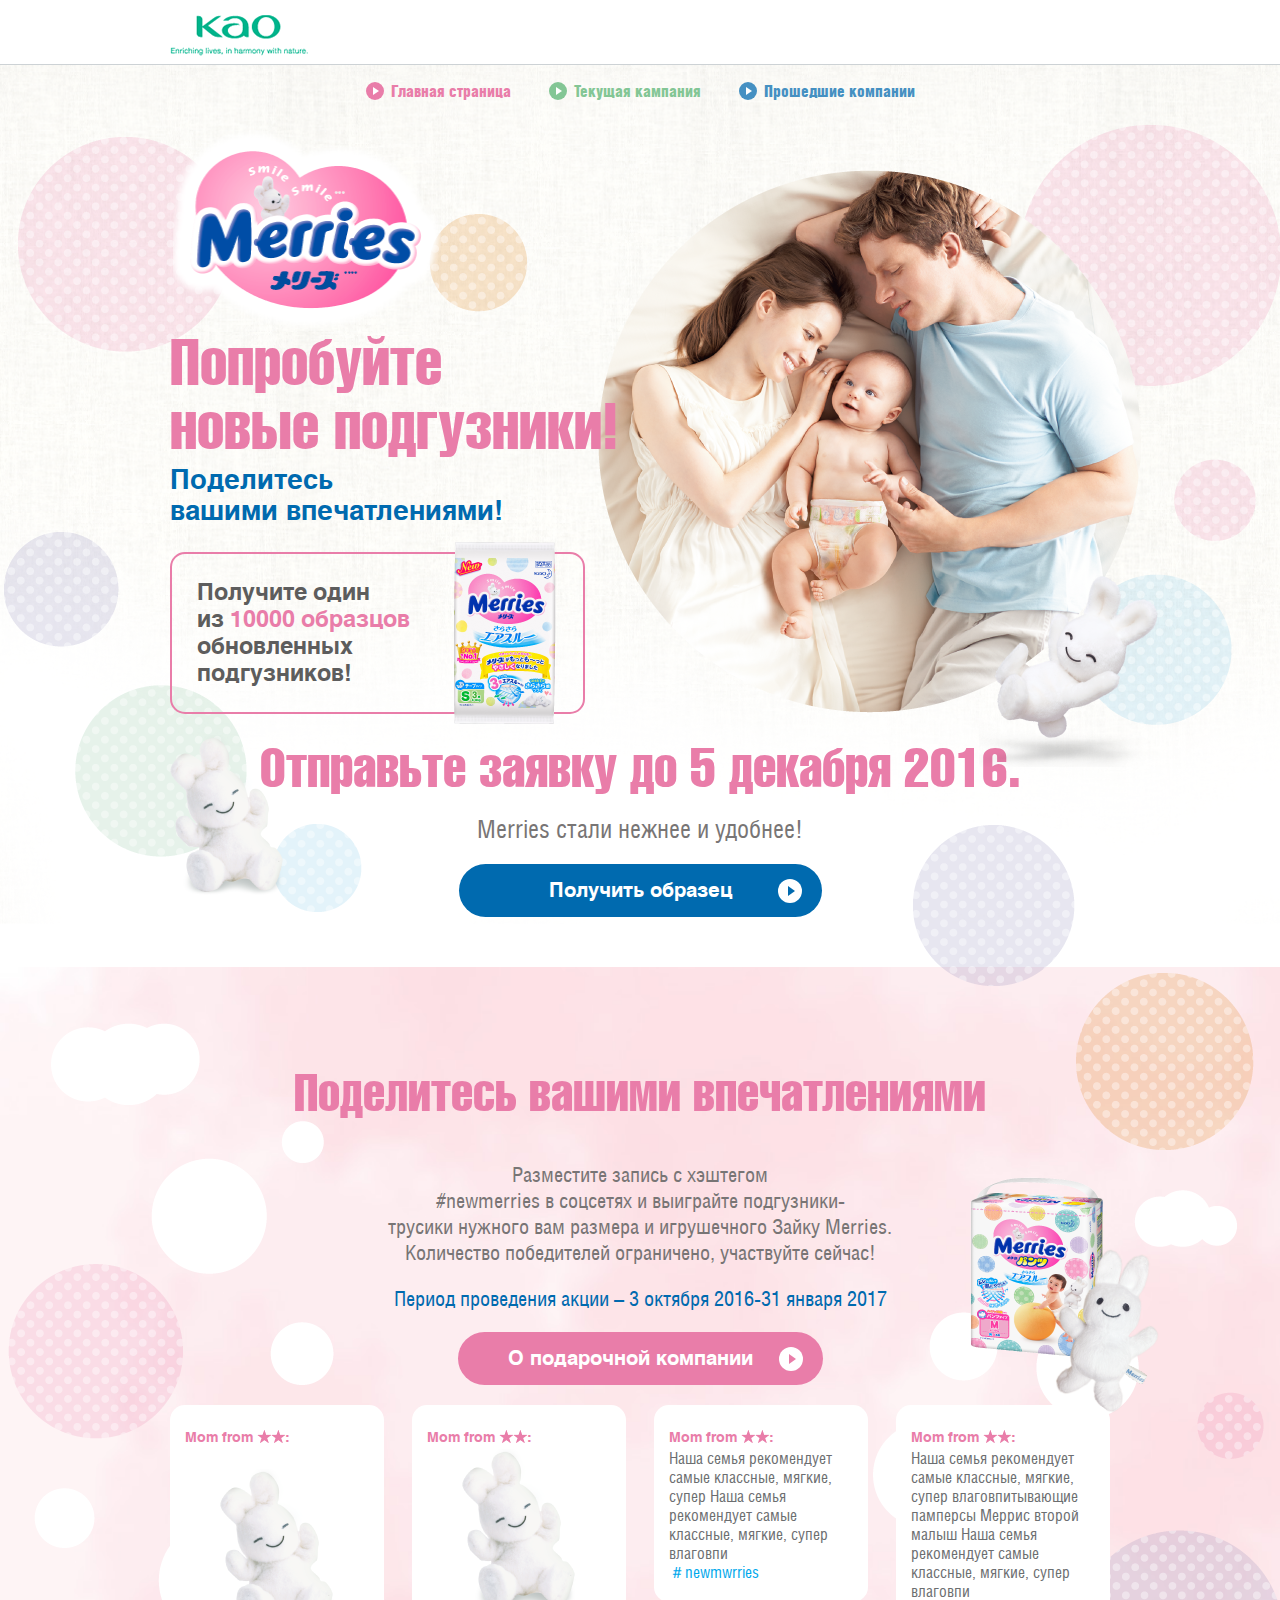
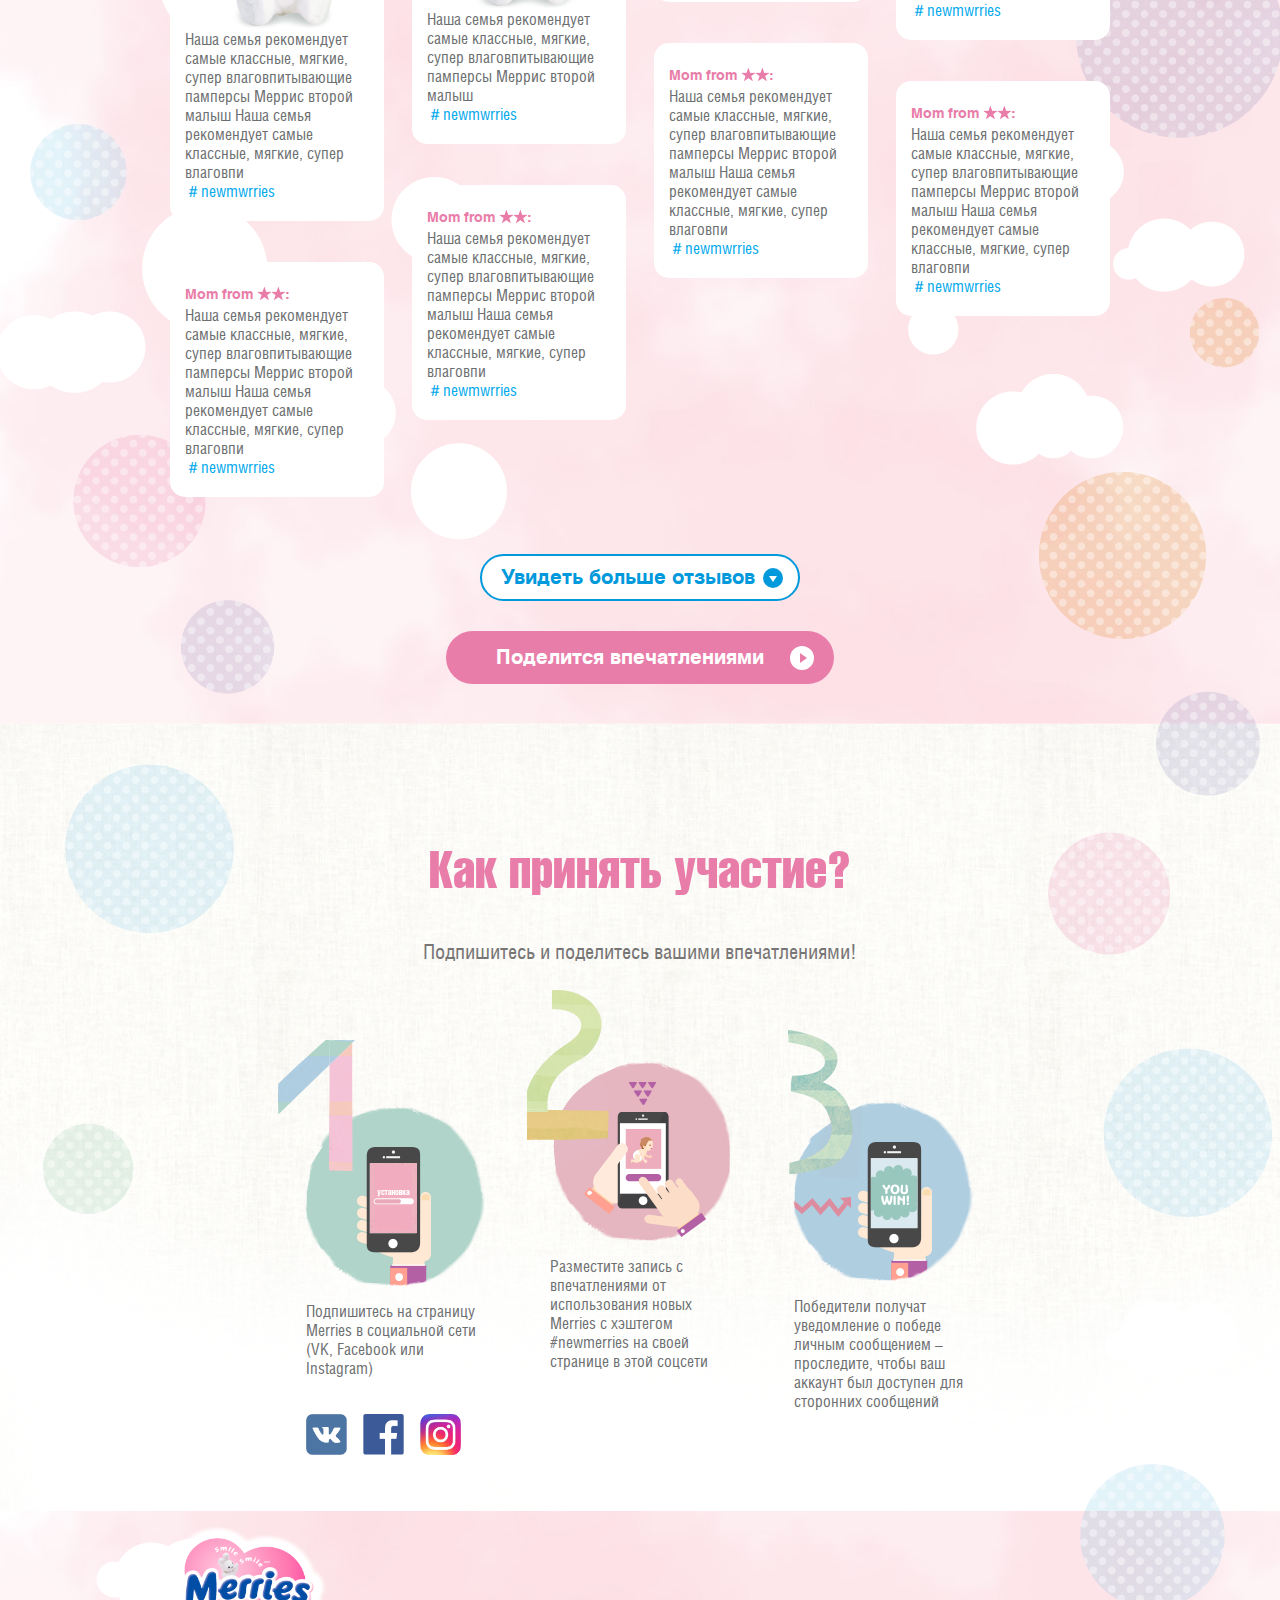
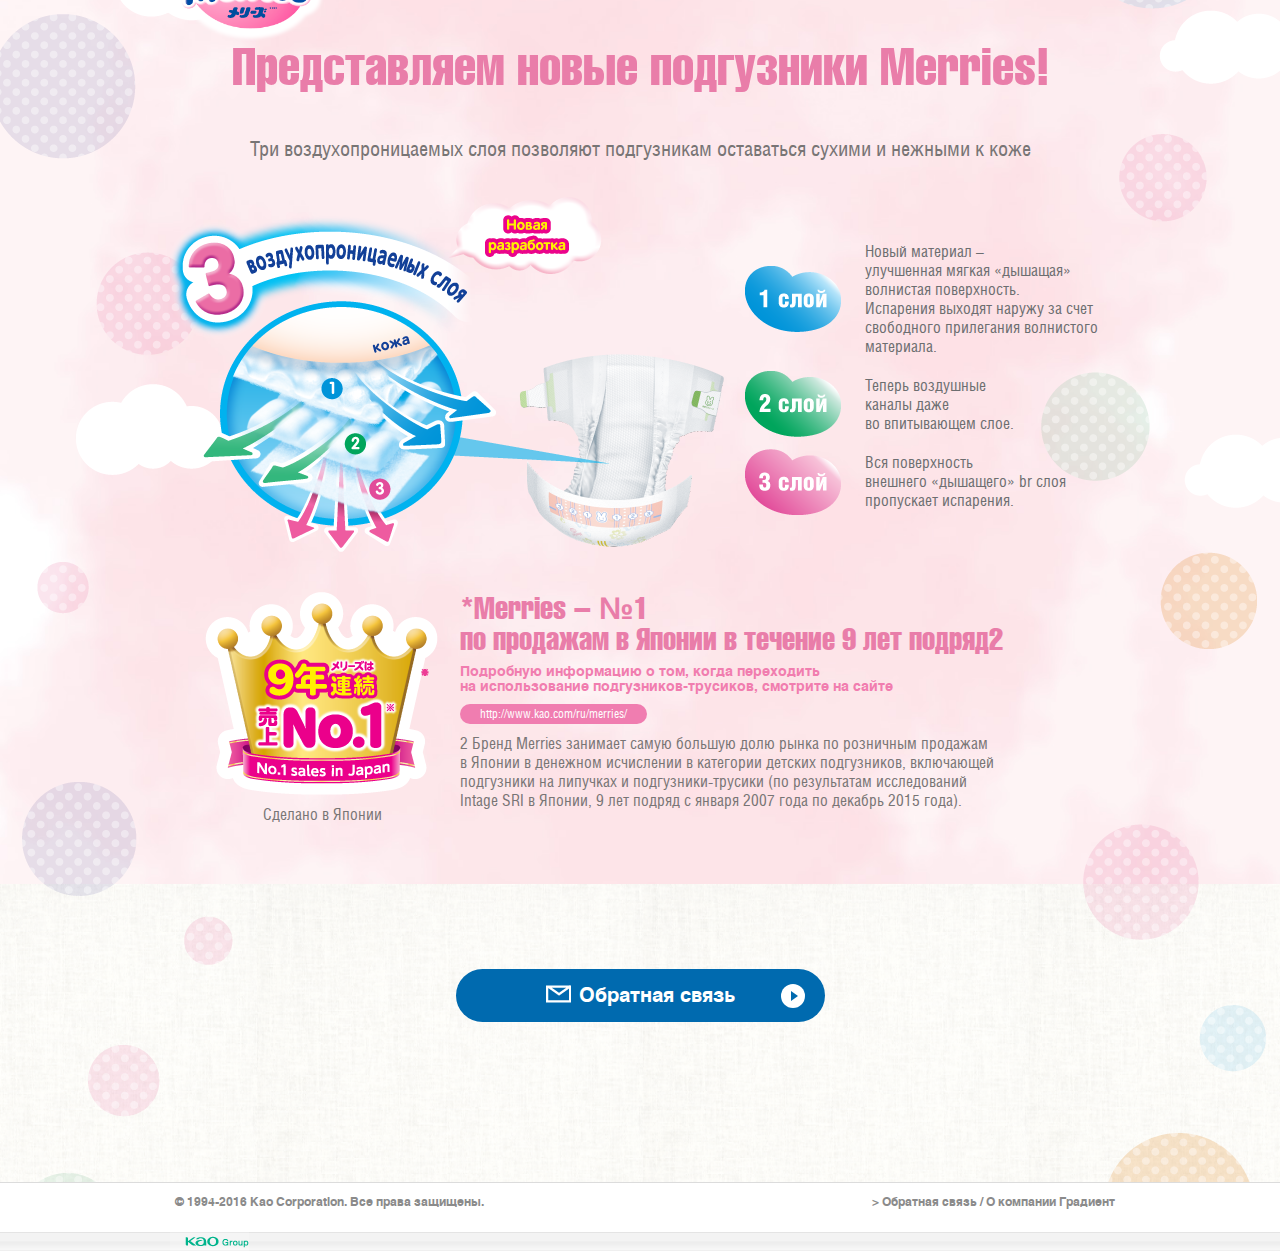
<file: Merries/index2.html>
<!DOCTYPE html>
<html lang="en">

    <head>

        <!-- Basic page needs
        ============================================ -->
        <title>Home page</title>
        <meta charset="utf-8">
        <meta name="author" content="">
        <meta name="keywords" content="">
        <meta name="description" content="">

        <!-- Mobile specific metas
        ============================================ -->
        <meta name="viewport" content="width=device-width, initial-scale=1.0, maximum-scale=1.0, user-scalable=no">


        <!-- Libs CSS
        ============================================ -->
        <!-- <link href="https://fonts.googleapis.com/css?family=Roboto+Condensed:300,400,700&subset=cyrillic" rel="stylesheet"> -->

        

        <!-- Favicon
        ============================================ -->
        <!-- <link rel="shortcut icon" type="images/x-icon" href="images/fav_icon.ico"> -->
        <link rel="stylesheet" href="plugins/jquery.arcticmodal-0.3/jquery.arcticmodal-0.3.css">
        <link rel="stylesheet" href="plugins/ion.calendar-2.0.2/css/ion.calendar.css">

        <!-- Theme CSS
        ============================================ -->
        <!-- <link rel="stylesheet" href="css/se.css"> -->
        <link rel="stylesheet" href="css/style.css">

        <!-- Media Queries CSS
        ============================================ -->
        <link rel="stylesheet" href="css/responsive.css">

        <!-- Old IE 
        ============================================ -->

        <!--[if lt IE 8]>
        <div style=' clear: both; text-align:center; position: relative;'>
          <a href="http://windows.microsoft.com/en-US/internet-explorer/products/ie/home?ocid=ie6_countdown_bannercode">
            <img src="http://storage.ie6countdown.com/assets/100/images/banners/warning_bar_0000_us.jpg" border="0" height="42" width="820" alt="You are using an outdated browser. For a faster, safer browsing experience, upgrade for free today." />
          </a>
        </div>
        <![endif]-->
        <!--[if lt IE 9]>
        <script type="text/javascript" src="js/html5.js"></script>
        <link rel="stylesheet" type="text/css" media="screen" href="css/ie.css">
        <![endif]-->


    </head>

    <body>

        <!-- - - - - - - - - - - - - - Header - - - - - - - - - - - - - - - - -->

        <header id="header" role="banner">
            
            <!-- - - - - - - - - - - - - - Logo - - - - - - - - - - - - - - - - -->

            <div class="container">
                <div class="logo">
                
                  <a href="index.html" title="Home Page">
                      HomeStyle
                  </a>
                
                </div>
            </div>
             
            <!-- - - - - - - - - - - - - - End of Logo - - - - - - - - - - - - - - - - -->
            

        </header>

        <!-- - - - - - - - - - - - - - End of Header - - - - - - - - - - - - - - - - -->

        <!-- - - - - - - - - - - - - - Content - - - - - - - - - - - - - - - - -->

        <section>

            <div class="box box_1">

                <div class="container">

                    <!-- - - - - - - - - - - - - - Main Navigation - - - - - - - - - - - - - - - - -->
                   
                    <nav role="navigation">
                   
                       <ul class="navigation">
                   
                           <li class="nav_item_1"><a href="index.html">Главная страница</a></li>
                           <li class="nav_item_2"><a href="present.html">Текущая кампания</a></li>
                           <li class="nav_item_3"><a href="campaignslist.html">Прошедшие компании</a></li>
                   
                       </ul>
                   
                    </nav>
                   
                   <!-- - - - - - - - - - - - - - End of Main Navigation - - - - - - - - - - - - - - - - -->
                   
                    <div class="two_box clearfix">
                        <div class="two_box_left layer_box_1">
                            <div class="logo_merries">
                                <img src="images/logo_merries.png" height="200" width="271" alt="">
                            </div>

                            <h1>Попробуйте <br> новые подгузники!</h1>
                            <h2>Поделитесь <br> вашими впечатлениями!</h2>

                            <div class="information_box">
                                <div class="information_box_img">
                                    <img src="images/merries_img_1.png" height="182" width="102" alt="">
                                </div>
                                Получите один  <br>
                                из <span>10000 образцов</span>  <br>
                                обновленных  <br>
                                подгузников!
                            </div>
                        </div>
                        <div class="two_box_right">
                            <div class="main_foto">
                                <img src="images/photo1.png" height="543" width="543" alt="">
                            </div>
                        </div>
                    </div>

                    <div class="align_center">
                        <p class="title_data">Отправьте заявку до 5 декабря 2016. </p>
                        <p class="title_information">Merries стали нежнее и удобнее!</p>

                        <a href="javascript:;" class="btn_blue modal_btn3">Получить образец</a>
                    </div>

                    <div class="rabbit_1">
                        <img src="images/rabbit_1.png" alt="">
                    </div>
                    <div class="rabbit_2">
                        <img src="images/rabbit_2.png" alt="">
                    </div>
                    
               </div>
 
            </div>

            <div class="box box_2">

                <div class="container">

                    
                    <div class="h3_wr">
                        <h3>Поделитесь вашими впечатлениями</h3>
                    </div>
                    <!-- <div class="h3_wr">
                        <h3 style="background:  url(images/cloud_1.png) center center no-repeat;">Поделитесь вашими впечатлениями</h3>
                    </div> -->

                    <div class="rabbit_3">
                        <img src="images/rabbit_3.png" alt="">
                    </div>

                    <div class="align_center">
                        <p class="fz21">Разместите запись с хэштегом <br> #newmerries в соцсетях и выиграйте подгузники- <br> трусики нужного вам размера и игрушечного Зайку Merries. <br> Количество победителей ограничено, участвуйте сейчас! </p>
                        <p class="fz21 text_blue">Период проведения акции – 3 октября 2016-31 января 2017</p>
                        <p><a href="" class="btn_pink">О подарочной компании</a></p>
                    </div>
                   
                    <div class="four_box_offset">

                        <div class="four_box_wr masonry clearfix">

                            <div class="four_box">
                                <div class="cont_box">
                                    <strong>Mom from <span class="icon_star"></span><span class="icon_star"></span>:</strong>
                                    <p>
                                    <div class="image_box">
                                        <img src="images/rabbit_1.png"  alt="">
                                    </div>
                                    Наша семья рекомендует самые классные, мягкие, супер влаговпитывающие памперсы Меррис  второй малыш
                                    Наша семья рекомендует самые классные, мягкие, супер влаговпи <br>
                                    <span class="text_blue">＃newmwrries</span>
                                    </p>
                                    
                                </div>    
                            </div>
                        
                            <div class="four_box">
                                <div class="cont_box">
                                    <strong>Mom from <span class="icon_star"></span><span class="icon_star"></span>:</strong>
                                    <div class="image_box">
                                        <img src="images/rabbit_1.png"  alt="">
                                    </div>
                                    <p>
                                    Наша семья рекомендует самые классные, мягкие, супер влаговпитывающие памперсы Меррис  второй малыш
                                    <br>
                                    <span class="text_blue">＃newmwrries</span>
                                    </p>
                                    
                                </div>    
                            </div>
                        
                            <div class="four_box">
                                <div class="cont_box">
                                    <strong>Mom from <span class="icon_star"></span><span class="icon_star"></span>:</strong>
                                    <p>
                                    Наша семья рекомендует самые классные, мягкие, супер 
                                    Наша семья рекомендует самые классные, мягкие, супер влаговпи <br>
                                    <span class="text_blue">＃newmwrries</span>
                                    </p>
                                    
                                </div>    
                            </div>
                        
                            <div class="four_box">
                                <div class="cont_box">
                                    <strong>Mom from <span class="icon_star"></span><span class="icon_star"></span>:</strong>
                                    <p>
                                    Наша семья рекомендует самые классные, мягкие, супер влаговпитывающие памперсы Меррис  второй малыш
                                    Наша семья рекомендует самые классные, мягкие, супер влаговпи <br>
                                    <span class="text_blue">＃newmwrries</span>
                                    </p>
                                    
                                </div>    
                            </div>

                            <div class="four_box">
                                <div class="cont_box">
                                    <strong>Mom from <span class="icon_star"></span><span class="icon_star"></span>:</strong>
                                    <p>
                                    Наша семья рекомендует самые классные, мягкие, супер влаговпитывающие памперсы Меррис  второй малыш
                                    Наша семья рекомендует самые классные, мягкие, супер влаговпи <br>
                                    <span class="text_blue">＃newmwrries</span>
                                    </p>
                                    
                                </div>    
                            </div>
                        
                            <div class="four_box">
                                <div class="cont_box">
                                    <strong>Mom from <span class="icon_star"></span><span class="icon_star"></span>:</strong>
                                    <p>
                                    Наша семья рекомендует самые классные, мягкие, супер влаговпитывающие памперсы Меррис  второй малыш
                                    Наша семья рекомендует самые классные, мягкие, супер влаговпи <br>
                                    <span class="text_blue">＃newmwrries</span>
                                    </p>
                                    
                                </div>    
                            </div>
                        
                            <div class="four_box">
                                <div class="cont_box">
                                    <strong>Mom from <span class="icon_star"></span><span class="icon_star"></span>:</strong>
                                    <p>
                                    Наша семья рекомендует самые классные, мягкие, супер влаговпитывающие памперсы Меррис  второй малыш
                                    Наша семья рекомендует самые классные, мягкие, супер влаговпи <br>
                                    <span class="text_blue">＃newmwrries</span>
                                    </p>
                                    
                                </div>    
                            </div>
                        
                            <div class="four_box">
                                <div class="cont_box">
                                    <strong>Mom from <span class="icon_star"></span><span class="icon_star"></span>:</strong>
                                    <p>
                                    Наша семья рекомендует самые классные, мягкие, супер влаговпитывающие памперсы Меррис  второй малыш
                                    Наша семья рекомендует самые классные, мягкие, супер влаговпи <br>
                                    <span class="text_blue">＃newmwrries</span>
                                    </p>
                                    
                                </div>    
                            </div>

                            <div class="four_box hide">
                                    <div class="cont_box">
                                        <strong>Mom from <span class="icon_star"></span><span class="icon_star"></span>:</strong>
                                        <p>
                                        Наша семья рекомендует самые классные, мягкие, супер влаговпитывающие памперсы Меррис  второй малыш
                                        Наша семья рекомендует самые классные, мягкие, супер влаговпи <br>
                                        <span class="text_blue">＃newmwrries</span>
                                        </p>
                                        
                                    </div>    
                                </div>
                            
                                <div class="four_box hide">
                                    <div class="cont_box">
                                        <strong>Mom from <span class="icon_star"></span><span class="icon_star"></span>:</strong>
                                        <p>
                                        Наша 
                                        Наша семья рекомендует самые классные, мягкие, супер влаговпи <br>
                                        <span class="text_blue">＃newmwrries</span>
                                        </p>
                                        
                                    </div>    
                                </div>
                            
                                <div class="four_box hide">
                                    <div class="cont_box">
                                        <strong>Mom from <span class="icon_star"></span><span class="icon_star"></span>:</strong>
                                        <p>
                                        Наша семья рекомендует самые классные, мягкие, супер влагпамперсы Меррис  второй малыш
                                        Наша семья рекомендует самые классные, мягкие, супер влаговпи <br>
                                        <span class="text_blue">＃newmwrries</span>
                                        </p>
                                        
                                    </div>    
                                </div>
                            
                                <div class="four_box hide">
                                    <div class="cont_box">
                                        <strong>Mom from <span class="icon_star"></span><span class="icon_star"></span>:</strong>
                                        <p>
                                        Наша семья рекомалыш
                                        Наша семья рекомендует самые классные, мягкие, супер влаговпи <br>
                                        <span class="text_blue">＃newmwrries</span>
                                        </p>
                                        
                                    </div>    
                                </div>
                                <div class="four_box hide">
                                    <div class="cont_box">
                                        <strong>Mom from <span class="icon_star"></span><span class="icon_star"></span>:</strong>
                                        <p>
                                        Наша семья рекомендует самые классные, мягкие, супер влаговпитывающие памперсы Меррис  второй малыш
                                        Наша семья рекомендует самые классные, мягкие, супер влаговпи <br>
                                        <span class="text_blue">＃newmwrries</span>
                                        </p>
                                        
                                    </div>    
                                </div>
                            
                                <div class="four_box hide">
                                    <div class="cont_box">
                                        <strong>Mom from <span class="icon_star"></span><span class="icon_star"></span>:</strong>
                                        <p>
                                        Наша 
                                        Наша семья рекомендует самые классные, мягкие, супер влаговпи <br>
                                        <span class="text_blue">＃newmwrries</span>
                                        </p>
                                        
                                    </div>    
                                </div>
                            
                                <div class="four_box hide">
                                    <div class="cont_box">
                                        <strong>Mom from <span class="icon_star"></span><span class="icon_star"></span>:</strong>
                                        <p>
                                        Наша семья рекомендует самые классные, мягкие, супер влагпамперсы Меррис  второй малыш
                                        Наша семья рекомендует самые классные, мягкие, супер влаговпи <br>
                                        <span class="text_blue">＃newmwrries</span>
                                        </p>
                                        
                                    </div>    
                                </div>
                            
                                <div class="four_box hide">
                                    <div class="cont_box">
                                        <strong>Mom from <span class="icon_star"></span><span class="icon_star"></span>:</strong>
                                        <p>
                                        Наша семья рекомалыш
                                        Наша семья рекомендует самые классные, мягкие, супер влаговпи <br>
                                        <span class="text_blue">＃newmwrries</span>
                                        </p>
                                        
                                    </div>    
                                </div>
                        
                        </div>

                        <div class="btn_blue_pos">
                            <a href="javascript:;" class="btn_blue2 btn_open_top_box"><span class="s">Увидеть больше отзывов</span><span class="h">Скрыть отзывы</span></a>
                        </div>

                    </div>

                    <div class="align_center">
                        <p><a href="javascript:;" class="btn_pink modal_btn">Поделится впечатлениями</a></p>
                    </div>
                    
               </div>

            </div>

            <div class="box box_3">

                <div class="container">

                    
                    <div class="h3_wr">
                        <h3>Как принять участие?</h3>
                    </div>

                    <div class="align_center">
                        <p class="fz21">Подпишитесь и поделитесь вашими впечатлениями!</p>
                    </div>
                   
                    <div class="three_box_wr clearfix">

                        <div class="three_box">
                            <div class="three_box_img three_box_1">
                                <img src="images/participation_img_1.png"  alt="">
                            </div>  
                            <div class="three_box_cont">
                                <p>Подпишитесь на страницу Merries в cоциальной сети (VK, Facebook или Instagram)</p>  
                                <ul class="social_box">
                                    <li><a href=""><img src="images/icon_vk.png" height="41" width="41" alt=""></a></li>
                                    <li><a href=""><img src="images/icon_f.png" height="41" width="41" alt=""></a></li>
                                    <li><a href=""><img src="images/icon_tw.png" height="41" width="41" alt=""></a></li>
                                </ul>
                            </div>
                        </div>
                    
                        <div class="three_box">
                            <div class="three_box_img three_box_2">
                                <img src="images/participation_img_2.png" h alt=""> 
                            </div>
                           <div class="three_box_cont"> <p>Разместите запись с впечатлениями от использования новых Merries с хэштегом #newmerries на своей странице в этой соцсети</p> </div>   
                        </div>

                        <div class="three_box">
                            <div class="three_box_img three_box_3">
                                <img src="images/participation_img_3.png" alt="">
                            </div>    
                            <div class="three_box_cont">
                                <p>Победители получат уведомление о победе личным сообщением – проследите, чтобы ваш аккаунт был доступен для сторонних сообщений</p>
                            </div>
                        </div>           
                    
                    </div>
                    
               </div>

            </div>

            <div class="box box_4">

                <div class="container">

                    
                    <div class="h3_wr">
                        <h3>Представляем новые подгузники Merries!</h3>
                    </div>

                    <div class="align_center">
                        <p class="fz21">Три воздухопроницаемых слоя позволяют подгузникам оставаться сухими и нежными к коже</p>
                    </div>

                    <div class="present_box clearfix">
                        <div class="present_left_box">
                            <img src="images/img_present_1.png" alt="">
                        </div>
                        
                        <div class="present_right_box">
                            <ul class="list1">
                                <li style="background:url(images/list_number_1.png) 0 center no-repeat;">Новый материал – <br>
                                    улучшенная мягкая «дышащая» <br>
                                    волнистая поверхность. <br>
                                    Испарения выходят наружу за счет <br>
                                    свободного прилегания волнистого <br>
                                    материала.</li>
                                <li style="background:url(images/list_number_2.png) 0 center no-repeat;">Теперь воздушные <br>
                                    каналы даже <br>
                                    во впитывающем слое.</li>
                                <li style="background:url(images/list_number_3.png) 0 center no-repeat;">Вся поверхность <br>
                                    внешнего «дышащего» br
                                    слоя пропускает испарения.</li>
                                                            
                            </ul>
                        </div>
                    </div>
                   

                   <div class="present_box2 clearfix">
                        <div class="present_left_box2">
                            <img src="images/img_present_2.png" alt="">
                            <div class="align_center">
                                Сделано в Японии
                            </div>
                        </div>
                        
                        <div class="present_right_box2">

                            <h4>*Merries – <strong>№</strong>1 <br>по продажам в Японии в течение 9 лет подряд2 </h4>
                            <h5>Подробную информацию о том, когда переходить <br>на использование подгузников-трусиков, смотрите на сайте</h5>
                            <a href="http://www.kao.com/ru/merries/" class="btn_pink_sm">http://www.kao.com/ru/merries/</a>
                            <p>2 Бренд Merries занимает самую большую долю рынка по розничным продажам <br>в Японии в денежном исчислении в категории детских подгузников, включающей <br>подгузники на липучках и подгузники-трусики (по результатам исследований <br>Intage SRI в Японии, 9 лет подряд с января 2007 года по декабрь 2015 года).</p>
                        </div>
                    </div>

                    <div class="rabbit_4">
                        <img src="images/logo_merries.png" height="115" width="155" alt="">
                    </div>
                    
               </div>

            </div>

            <div class="box box_5">

                <div class="container">


                    <div class="align_center pb_70">
                         <a href="javascript:;" class="btn_blue modal_btn2"><img src="images/icon_email.png" alt="">Обратная связь</a>
                    </div>

                   
                    
               </div>

            </div>
            
        </section>

        <!-- - - - - - - - - - - - - - End of Content - - - - - - - - - - - - - - - - -->

        <!-- - - - - - - - - - - - - - Footer - - - - - - - - - - - - - - - - -->

        <footer>

            <div class="footer clearfix">
                <div class="container">
                    <div class="navi">
                        <p><a href="/ru/merries/info/contact.html"> > Обратная связь / О компании Градиент</a></p>
                    </div>
                    <div class="copyright">&copy; 1994-2016 Као Corporation. Все права защищены.</div>
                </div>
            </div>

            <div class="groupCi" align="left">
                <div class="container">
                    <a href="http://www.kao.com/group/en/group/"><img src="images/group_ci.gif" alt="Kao Group" width="79" height="19" border="0"></a>
                </div>
            </div>

        </footer>

        <!-- - - - - - - - - - - - - - End of Footer - - - - - - - - - - - - - - - - -->

        <div style="display: none;">
            <div class="box-modal modal">
                <div class="box-modal_close arcticmodal-close">&times;</div>
                <div class="align_center">
                    <p>Поделитесь вашими впечатлениями</p>
                    <ul class="social_box">
                        <li><a href=""><img src="images/icon_vk.png" height="71" width="71" alt=""></a></li>
                        <li><a href=""><img src="images/icon_f.png" height="71" width="71" alt=""></a></li>
                        <li><a href=""><img src="images/icon_tw.png" height="71" width="71" alt=""></a></li>
                    </ul>
                </div>
            </div>
        </div>

        <div style="display: none;">
            <div class="box-modal-2 modal2">
                <div class="box-modal_close arcticmodal-close">&times;</div>
                <div class="align_center">
                    <p class="title_data">Обратная связь</p>

                    <div class="form_wr">
                        <form class="validateform2">
                            <div class="form_box">
                                <label>E-mail</label>
                                <input required type="text" value="" name="email" placeholder="" />
                            </div>
                            <div class="form_box">
                                <label>Имя</label>
                                <input required type="text" value="" name="name" placeholder="" />
                            </div>
                            <div class="form_box">
                                <label>Сообщение</label>
                                <textarea name="message"></textarea>
                            </div>

                            <div class="align_center">
                                <button class="btn_blue">Отправить</button>
                            </div>

                        </form>
                    </div>

                </div>
            </div>
        </div>

        <div style="display: none;">
            <div class="box-modal-3 modal3">
                <div class="box-modal_close arcticmodal-close">&times;</div>
                <div class="align_center">
                    <p class="title_data">Регистрация</p>

                    <div class="form_wr">
                        <form class="validateform">

                            <div class="row clearfix">
                                
                                <div class="col-33pr">
                                    <div class="form_box">
                                        <label>Фамилия</label>
                                        <input required type="text" value="" name="l_name" placeholder="" />
                                    </div>
                                </div>
                                <div class="col-33pr">
                                    <div class="form_box">
                                        <label>Имя</label>
                                        <input required type="text" value="" name="name" placeholder="" />
                                    </div>
                                </div>
                                <div class="col-33pr">
                                    <div class="form_box">
                                        <label> Отчество</label>
                                        <input required type="text" value="" name="m_name" placeholder="" />
                                    </div>
                                </div>

                            </div>

                            

                            <div class="row clearfix">

                                <div class="col-50pr">
                                    <div class="form_box">
                                        <label>Номер телефона</label>
                                        <input type="text" placeholder="" required name="number" class="phone_mask"> 
                                    </div>
                                </div>
                                
                                <div class="col-50pr">
                                    <div class="form_box">
                                        <label>E-mail</label>
                                        <input required type="text" value="" name="email" placeholder="" />
                                    </div>
                                </div>
                                

                            </div>

                            <div class="row clearfix">             
                                
                                <div class="col-50pr">
                                    <div class="form_wr radio_box_wr">

                                        <div class="form_box">
                                            <label>Дата рождения</label>
                                            <!-- <input required type="date" value="" name="date" placeholder="" /> -->
                                
                                            <div class="calendar_wr">
                                                <span class="icon_calendar"></span>
                                                <input required readonly class="calendar" data-lang="ru" data-years="1990-2016" data-format="LL" data-sundayfirst="false" placeholder="" name="calendar1" />
                                            </div>
                                            
                                
                                        </div>
                                   
                                    </div>
                                </div>

                                <div class="col-50pr">

                                    <div class="form_box">
                                        <label>Город</label>
                                        <select>
                                            <option>Город 1</option>
                                            <option>Город 2</option>
                                            <option>Город 3</option>
                                            <option>Город 4</option>
                                        </select>

                                    </div>

                                </div>
                                

                            </div>

                            <div class="row clearfix">

                                <div class="col-50pr">
                                    <div class="form_box">
                                        <label>Количество детей</label>
                                        <select id="qtChildren">
                                            <option value="1">1</option>
                                            <option value="2">2</option>
                                            <option value="3">3</option>
                                            <option value="4">4</option>
                                        </select>
                                    </div>
                                </div>

                                <div class="col-50pr">
                                    
                                </div>
                                
                            </div>

                            <div id="cildren_qt_box">
                                
                                <div class="cildren_qt_item">
                                    
                                    <div class="cildren_line"></div>
                                    
                                    <div>
                                        <div class="form_box">
                                            <label>Какими подгузниками пользовались</label>
                                            <select>
                                                <option>Подгузник 1</option>
                                                <option>Подгузник 2</option>
                                                <option>Подгузник 3</option>
                                                <option>Подгузник 4</option>
                                            </select>
                                        </div>
                                    </div>
                                    
                                    <div class="row clearfix">
                                    
                                        <div class="col-50pr">
                                            <div class="form_box">
                                                <label>Дата рождения</label>
                                                <!-- <input required type="date" value="" name="date" placeholder="" /> -->
                                    
                                                <div class="calendar_wr">
                                                    <span class="icon_calendar"></span>
                                                    <input required readonly class="calendar" data-lang="ru" data-years="1990-2016" data-format="LL" data-sundayfirst="false" placeholder="" />
                                                </div>
                                                
                                    
                                            </div>
                                        </div>
                                    
                                        <div class="col-50pr">
                                            <div class="form_box">
                                                <label>Пол</label>
                                                <select>
                                                    <option>Мальчик</option>
                                                    <option>Девочка</option>
                                                </select>
                                            </div>
                                        </div>
                                        
                                    </div>

                                </div>

                            </div>

                            <br>

                            <div class="form_wr radio_box_wr">
                                <div class="form_box">
                                    <span>Есть ли у Вас сэмпл продукции?</span>

                                    <ul class="list_radio">
                                        <li>
                                            <input type="radio" class="radio btn_form_box_close" id="radio-21" name="radio2">
                                            <label for="radio-21">Да</label>
                                        </li>
                                        <li>
                                            <input type="radio" class="radio btn_form_box_open" id="radio-22" name="radio2" checked>
                                            <label for="radio-22">Нет</label>
                                        </li>

                                    </ul>
                                    
                                </div>
                            </div>

                            <div class="form_box_open active" style="display: block;">
                                <div class="row clearfix">
                                
                                    <div class="col-33pr">
                                        <div class="form_box">
                                            <label>Индекс</label>
                                            <input required type="text" value="" name="postcode" placeholder="" />
                                        </div>
                                    </div>
                                    <div class="col-33pr">
                                        <div class="form_box">
                                            <label>Улица</label>
                                            <input required type="text" value="" name="street" placeholder="" />
                                        </div>
                                    </div>
                                    <div class="col-33pr">
                                        <div class="form_box">
                                            <label>Дом</label>
                                            <input required type="text" value="" name="building" placeholder="" />
                                        </div>
                                    </div>
                                
                                </div>
                                
                                <div class="row clearfix">
                                
                                    <div class="col-33pr">
                                        <div class="form_box">
                                            <label>Корпус/Строение</label>
                                            <input required type="text" value="" name="housing" placeholder="" />
                                        </div>
                                    </div>
                                    <div class="col-33pr">
                                        <div class="form_box">
                                            <label>Квартира</label>
                                            <input required type="text" value="" name="apartment" placeholder="" />
                                        </div>
                                    </div>
                                </div>
                            </div>
                            <br>

                            <div class="title_thanks" id="sample_ok">
                                Спасибо! Ваша заявка отправлена.
                            </div>
                            <div class="title_fail" id="sample_fail">
                                Ошибка! Ваша заявка не отправлена.
                            </div>

                            <div class="align_center">
                                <button class="btn_blue">Отправить</button>
                            </div>
                            <br>
                            
                            <div class="align_center">
                            
                                <label>Для завершения регистрации авторизируйтесь пожалуйста в одной из социальных сетей</label>
                                <ul class="social_box">
                                    <li class="active"><a href=""><img src="images/icon_vk.png" height="41" width="41" alt=""></a></li>
                                    <li><span><img src="images/icon_f.png" height="41" width="41" alt=""></span></li>
                                    <li><a href=""><img src="images/icon_tw.png" height="41" width="41" alt=""></a></li>
                                </ul>

                            </div>
                                
                        </form>
                    </div>

                </div>
            </div>
        </div>


        <!-- Include Libs & Plugins
        ============================================ -->
        <script type="text/javascript" src="js/jquery-2.2.0.min.js"></script>

        <script type="text/javascript" src="plugins/jquery.arcticmodal-0.3/jquery.arcticmodal-0.3.min.js"></script>
        <script src="plugins/masonry.pkgd.min.js"></script>
        <script src="plugins/jquery.validate.js"></script>
        <script type="text/javascript" src="plugins/jquery.maskedinput.js"></script>

        <script src="plugins/ion.calendar-2.0.2/js/moment-with-locales.min.js"></script>
        <script src="plugins/ion.calendar-2.0.2/js/ion.calendar.js"></script>


        <!-- Theme files
        ============================================ -->
        <script src="js/script.core.js"></script>
        <script src="js/script.plugins.js"></script>
        
    </body>
</html>
</file>
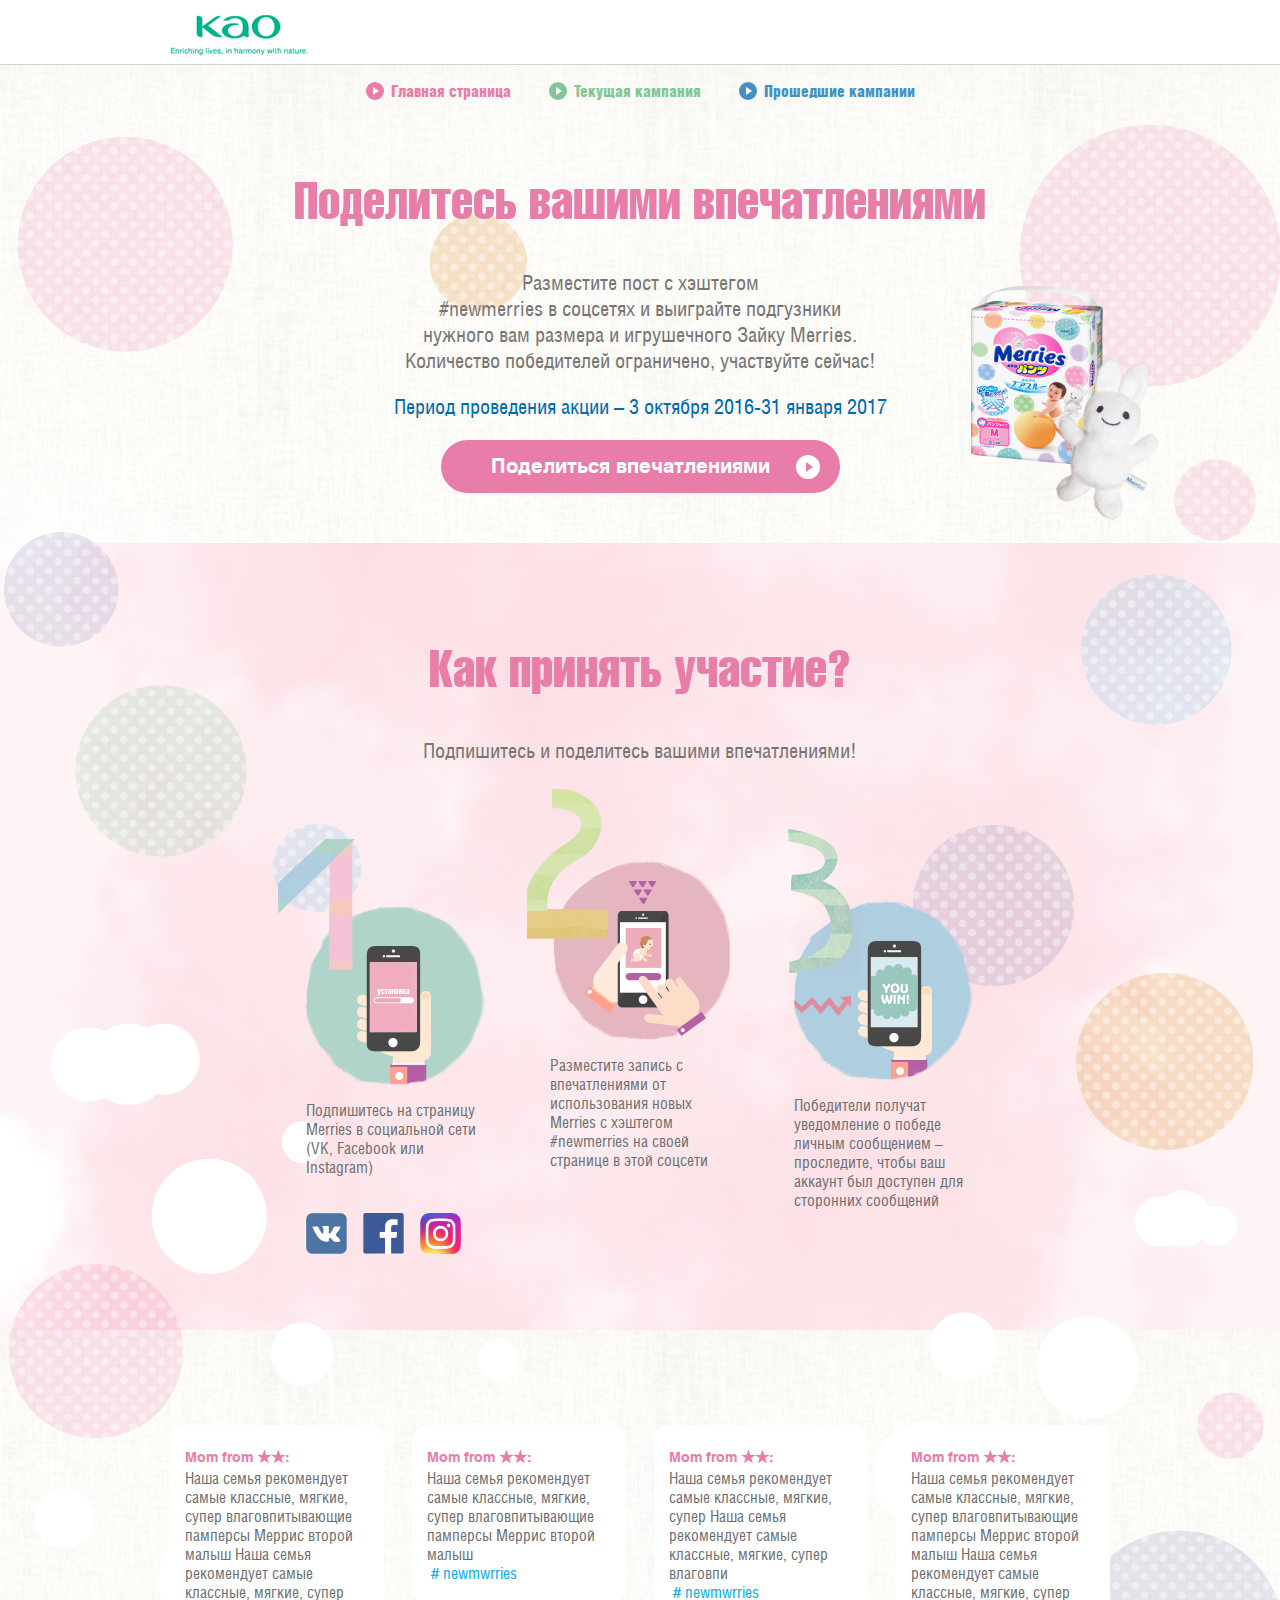
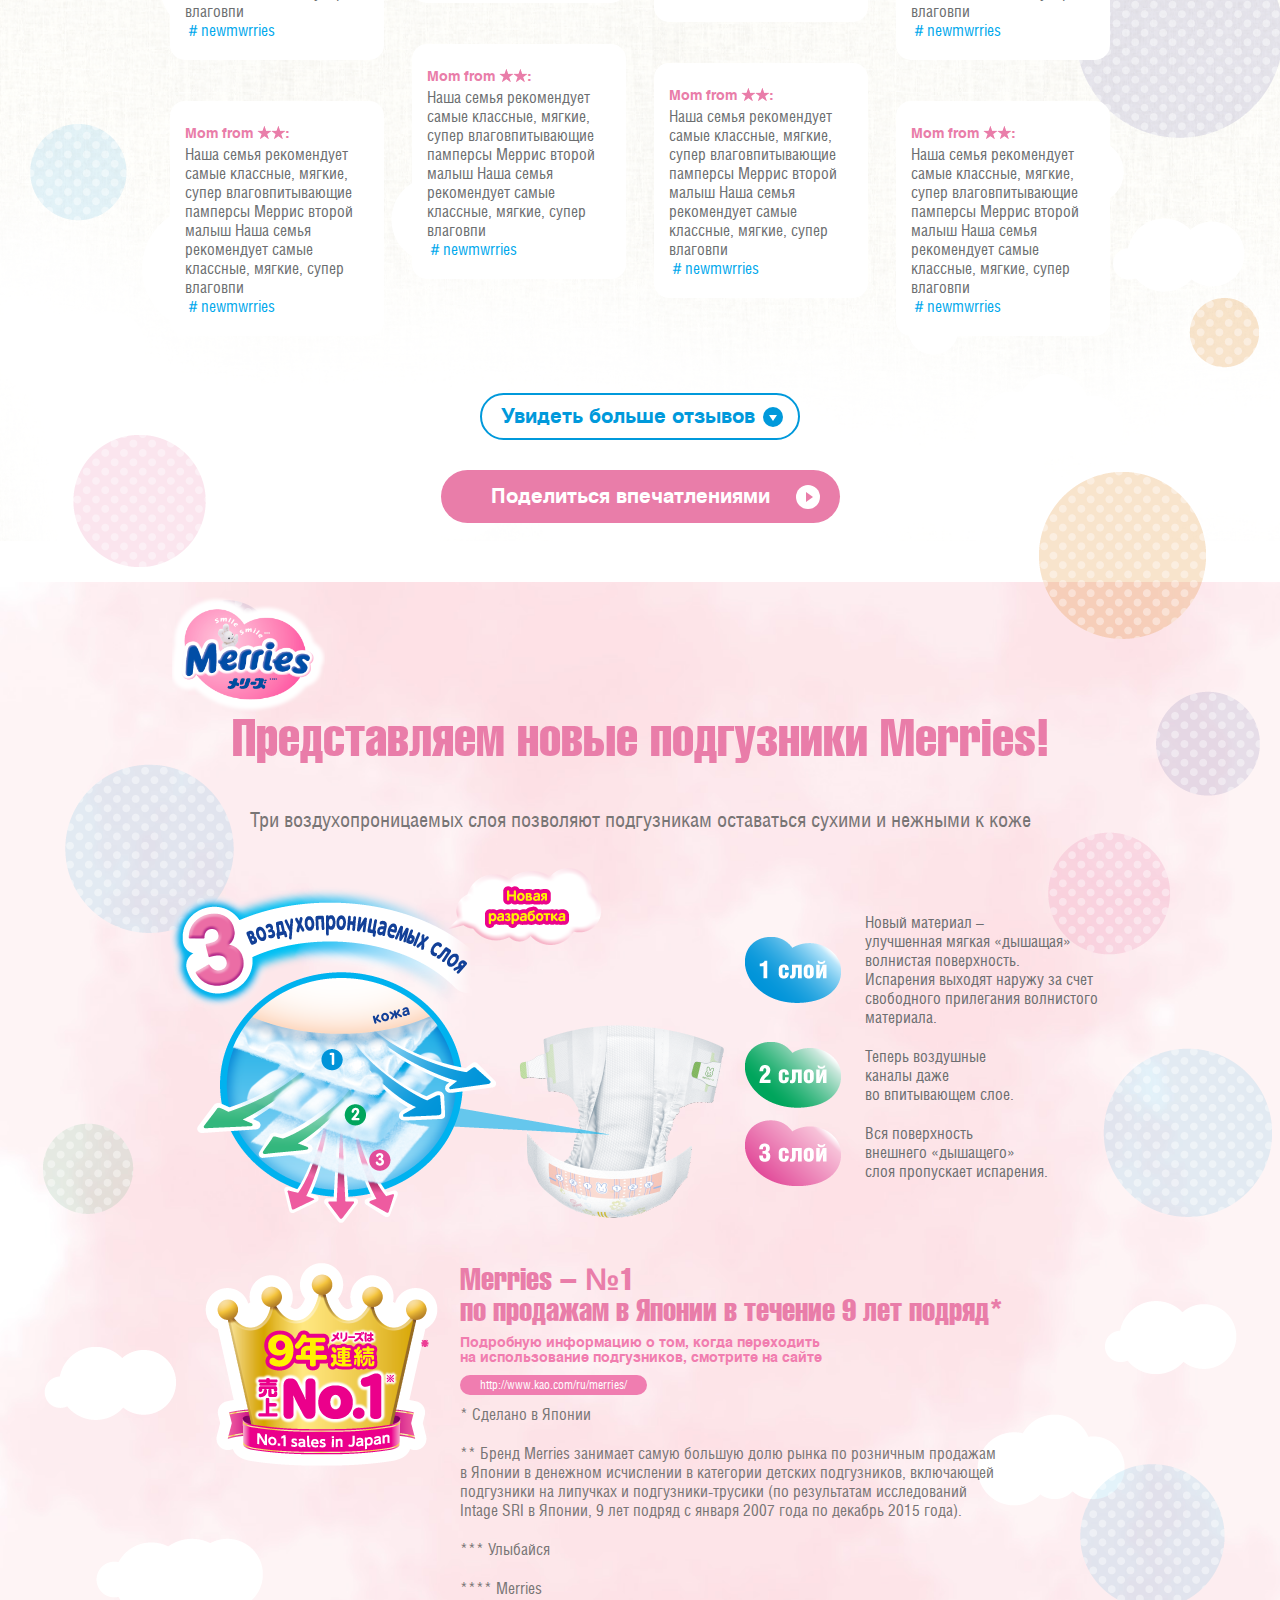
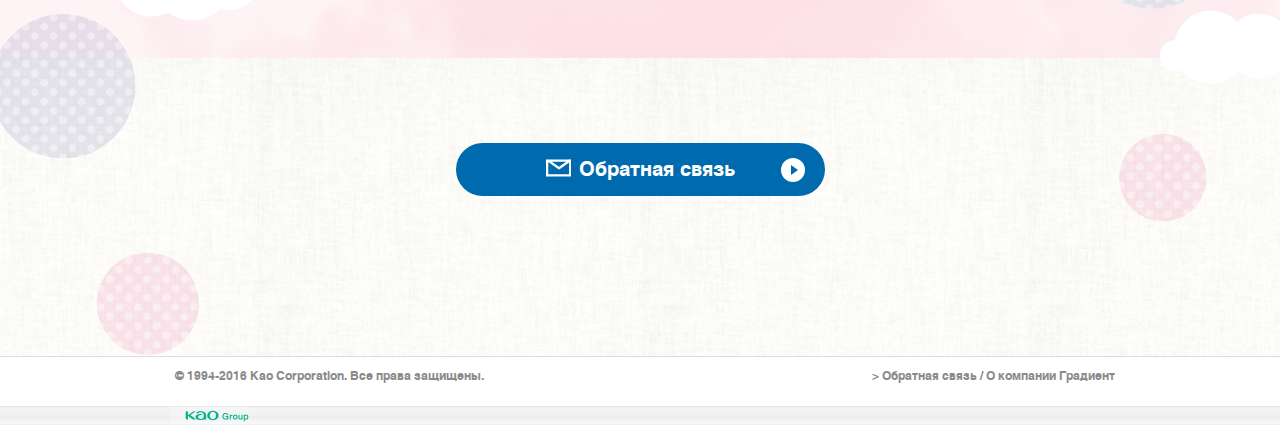
<file: Merries/present.html>
<!DOCTYPE html>
<html lang="en">

    <head>

        <!-- Basic page needs
        ============================================ -->
        <title>Present</title>
        <meta charset="utf-8">
        <meta name="author" content="">
        <meta name="keywords" content="">
        <meta name="description" content="">

        <!-- Mobile specific metas
        ============================================ -->
        <meta name="viewport" content="width=device-width, initial-scale=1.0, maximum-scale=1.0, user-scalable=no">


        <!-- Libs CSS
        ============================================ -->
        <!-- <link href="https://fonts.googleapis.com/css?family=Roboto+Condensed:300,400,700&subset=cyrillic" rel="stylesheet"> -->

        

        <!-- Favicon
        ============================================ -->
        <!-- <link rel="shortcut icon" type="images/x-icon" href="images/fav_icon.ico"> -->
        <link rel="stylesheet" href="plugins/jquery.arcticmodal-0.3/jquery.arcticmodal-0.3.css">

        <!-- Theme CSS
        ============================================ -->
        <!-- <link rel="stylesheet" href="css/se.css"> -->
        <link rel="stylesheet" href="css/style.css">

        <!-- Media Queries CSS
        ============================================ -->
        <link rel="stylesheet" href="css/responsive.css">

        <!-- Old IE 
        ============================================ -->

        <!--[if lt IE 8]>
        <div style=' clear: both; text-align:center; position: relative;'>
          <a href="http://windows.microsoft.com/en-US/internet-explorer/products/ie/home?ocid=ie6_countdown_bannercode">
            <img src="http://storage.ie6countdown.com/assets/100/images/banners/warning_bar_0000_us.jpg" border="0" height="42" width="820" alt="You are using an outdated browser. For a faster, safer browsing experience, upgrade for free today." />
          </a>
        </div>
        <![endif]-->
        <!--[if lt IE 9]>
        <script type="text/javascript" src="js/html5.js"></script>
        <link rel="stylesheet" type="text/css" media="screen" href="css/ie.css">
        <![endif]-->


    </head>

    <body>

        <!-- - - - - - - - - - - - - - Header - - - - - - - - - - - - - - - - -->

        <header id="header" role="banner">
            
            <!-- - - - - - - - - - - - - - Logo - - - - - - - - - - - - - - - - -->

            <div class="container">
                <div class="logo">
                
                  <a href="index.html" title="Home Page">
                      HomeStyle
                  </a>
                
                </div>
            </div>
             
            <!-- - - - - - - - - - - - - - End of Logo - - - - - - - - - - - - - - - - -->
            

        </header>

        <!-- - - - - - - - - - - - - - End of Header - - - - - - - - - - - - - - - - -->

        <!-- - - - - - - - - - - - - - Content - - - - - - - - - - - - - - - - -->

        <section>

            <div class="box box_1">

                <div class="container">

                    <!-- - - - - - - - - - - - - - Main Navigation - - - - - - - - - - - - - - - - -->
                   
                    <nav role="navigation">
                   
                       <ul class="navigation">
                   
                           <li class="nav_item_1"><a href="index.html">Главная страница</a></li>
                           <li class="nav_item_2"><a href="present.html">Текущая кампания</a></li>
                           <li class="nav_item_3"><a href="campaignslist.html">Прошедшие кампании</a></li>
                   
                       </ul>
                   
                    </nav>
                   
                   <!-- - - - - - - - - - - - - - End of Main Navigation - - - - - - - - - - - - - - - - -->
                </div>
                <div class="container">

                    <div class="h3_wr">
                        <h3>Поделитесь вашими впечатлениями</h3>
                    </div>
                    
                    <div class="align_center">
                        <p class="fz21">Разместите пост с хэштегом  <br> #newmerries в соцсетях и выиграйте подгузники <br> нужного вам размера и игрушечного Зайку Merries. <br> Количество победителей ограничено, участвуйте сейчас!</p>
                        <p class="fz21 text_blue">Период проведения акции – 3 октября 2016-31 января 2017</p>
                        <p><a href="" class="btn_pink">Поделиться впечатлениями</a></p>
                        
                    </div>
                    <div class="rabbit_3">
                        <img src="images/rabbit_3.png" alt="">
                    </div>

                </div>
               
 
            </div>

            <div class="box box_2">

                <div class="container">

                    <div class="h3_wr">
                        <h3>Как принять участие?</h3>
                    </div>

                    <div class="align_center">
                        <p class="fz21">Подпишитесь и поделитесь вашими впечатлениями!</p>
                    </div>
                   
                    <div class="three_box_wr clearfix">

                        <div class="three_box">
                            <div class="three_box_img three_box_1">
                                <img src="images/participation_img_1.png"  alt="">
                            </div>  
                            <div class="three_box_cont">
                                <p>Подпишитесь на страницу Merries в cоциальной сети (VK, Facebook или Instagram)</p>  
                                <ul class="social_box">
                                    <li><a href=""><img src="images/icon_vk.png" height="41" width="41" alt=""></a></li>
                                    <li><a href=""><img src="images/icon_f.png" height="41" width="41" alt=""></a></li>
                                    <li><a href=""><img src="images/icon_tw.png" height="41" width="41" alt=""></a></li>
                                </ul>
                            </div>
                        </div>
                    
                        <div class="three_box">
                            <div class="three_box_img three_box_2">
                                <img src="images/participation_img_2.png" h alt=""> 
                            </div>
                           <div class="three_box_cont"> <p>Разместите запись с впечатлениями от использования новых Merries с хэштегом #newmerries на своей странице в этой соцсети</p> </div>   
                        </div>

                        <div class="three_box">
                            <div class="three_box_img three_box_3">
                                <img src="images/participation_img_3.png" alt="">
                            </div>    
                            <div class="three_box_cont">
                                <p>Победители получат уведомление о победе личным сообщением – проследите, чтобы ваш аккаунт был доступен для сторонних сообщений</p>
                            </div>
                        </div>           
                    
                    </div>

                    
               </div>

            </div>

            <div class="box box_3">

                <div class="container">

                    
                    
                   
                    <div class="four_box_offset">

                        <div class="four_box_wr masonry four_box_pink clearfix">

                            <div class="four_box">
                                <div class="cont_box">
                                    <strong>Mom from <span class="icon_star"></span><span class="icon_star"></span>:</strong>
                                    <p>
                                    Наша семья рекомендует самые классные, мягкие, супер влаговпитывающие памперсы Меррис  второй малыш
                                    Наша семья рекомендует самые классные, мягкие, супер влаговпи <br>
                                    <span class="text_blue">＃newmwrries</span>
                                    </p>
                                    
                                </div>    
                            </div>
                        
                            <div class="four_box">
                                <div class="cont_box">
                                    <strong>Mom from <span class="icon_star"></span><span class="icon_star"></span>:</strong>
                                    <p>
                                    Наша семья рекомендует самые классные, мягкие, супер влаговпитывающие памперсы Меррис  второй малыш
                                    <br>
                                    <span class="text_blue">＃newmwrries</span>
                                    </p>
                                    
                                </div>    
                            </div>
                        
                            <div class="four_box">
                                <div class="cont_box">
                                    <strong>Mom from <span class="icon_star"></span><span class="icon_star"></span>:</strong>
                                    <p>
                                    Наша семья рекомендует самые классные, мягкие, супер 
                                    Наша семья рекомендует самые классные, мягкие, супер влаговпи <br>
                                    <span class="text_blue">＃newmwrries</span>
                                    </p>
                                    
                                </div>    
                            </div>
                        
                            <div class="four_box">
                                <div class="cont_box">
                                    <strong>Mom from <span class="icon_star"></span><span class="icon_star"></span>:</strong>
                                    <p>
                                    Наша семья рекомендует самые классные, мягкие, супер влаговпитывающие памперсы Меррис  второй малыш
                                    Наша семья рекомендует самые классные, мягкие, супер влаговпи <br>
                                    <span class="text_blue">＃newmwrries</span>
                                    </p>
                                    
                                </div>    
                            </div>

                            <div class="four_box">
                                <div class="cont_box">
                                    <strong>Mom from <span class="icon_star"></span><span class="icon_star"></span>:</strong>
                                    <p>
                                    Наша семья рекомендует самые классные, мягкие, супер влаговпитывающие памперсы Меррис  второй малыш
                                    Наша семья рекомендует самые классные, мягкие, супер влаговпи <br>
                                    <span class="text_blue">＃newmwrries</span>
                                    </p>
                                    
                                </div>    
                            </div>
                        
                            <div class="four_box">
                                <div class="cont_box">
                                    <strong>Mom from <span class="icon_star"></span><span class="icon_star"></span>:</strong>
                                    <p>
                                    Наша семья рекомендует самые классные, мягкие, супер влаговпитывающие памперсы Меррис  второй малыш
                                    Наша семья рекомендует самые классные, мягкие, супер влаговпи <br>
                                    <span class="text_blue">＃newmwrries</span>
                                    </p>
                                    
                                </div>    
                            </div>
                        
                            <div class="four_box">
                                <div class="cont_box">
                                    <strong>Mom from <span class="icon_star"></span><span class="icon_star"></span>:</strong>
                                    <p>
                                    Наша семья рекомендует самые классные, мягкие, супер влаговпитывающие памперсы Меррис  второй малыш
                                    Наша семья рекомендует самые классные, мягкие, супер влаговпи <br>
                                    <span class="text_blue">＃newmwrries</span>
                                    </p>
                                    
                                </div>    
                            </div>
                        
                            <div class="four_box">
                                <div class="cont_box">
                                    <strong>Mom from <span class="icon_star"></span><span class="icon_star"></span>:</strong>
                                    <p>
                                    Наша семья рекомендует самые классные, мягкие, супер влаговпитывающие памперсы Меррис  второй малыш
                                    Наша семья рекомендует самые классные, мягкие, супер влаговпи <br>
                                    <span class="text_blue">＃newmwrries</span>
                                    </p>
                                    
                                </div>    
                            </div>
                        
                        </div>



                        <div class="four_box_wr clearfix open_top_box" style="display: none;">

                            <div class="masonry2">
                                <div class="four_box">
                                    <div class="cont_box">
                                        <strong>Mom from <span class="icon_star"></span><span class="icon_star"></span>:</strong>
                                        <p>
                                        Наша семья рекомендует самые классные, мягкие, супер влаговпитывающие памперсы Меррис  второй малыш
                                        Наша семья рекомендует самые классные, мягкие, супер влаговпи <br>
                                        <span class="text_blue">＃newmwrries</span>
                                        </p>
                                        
                                    </div>    
                                </div>
                            
                                <div class="four_box">
                                    <div class="cont_box">
                                        <strong>Mom from <span class="icon_star"></span><span class="icon_star"></span>:</strong>
                                        <p>
                                        Наша 
                                        Наша семья рекомендует самые классные, мягкие, супер влаговпи <br>
                                        <span class="text_blue">＃newmwrries</span>
                                        </p>
                                        
                                    </div>    
                                </div>
                            
                                <div class="four_box">
                                    <div class="cont_box">
                                        <strong>Mom from <span class="icon_star"></span><span class="icon_star"></span>:</strong>
                                        <p>
                                        Наша семья рекомендует самые классные, мягкие, супер влагпамперсы Меррис  второй малыш
                                        Наша семья рекомендует самые классные, мягкие, супер влаговпи <br>
                                        <span class="text_blue">＃newmwrries</span>
                                        </p>
                                        
                                    </div>    
                                </div>
                            
                                <div class="four_box">
                                    <div class="cont_box">
                                        <strong>Mom from <span class="icon_star"></span><span class="icon_star"></span>:</strong>
                                        <p>
                                        Наша семья рекомалыш
                                        Наша семья рекомендует самые классные, мягкие, супер влаговпи <br>
                                        <span class="text_blue">＃newmwrries</span>
                                        </p>
                                        
                                    </div>    
                                </div>
                                <div class="four_box">
                                    <div class="cont_box">
                                        <strong>Mom from <span class="icon_star"></span><span class="icon_star"></span>:</strong>
                                        <p>
                                        Наша семья рекомендует самые классные, мягкие, супер влаговпитывающие памперсы Меррис  второй малыш
                                        Наша семья рекомендует самые классные, мягкие, супер влаговпи <br>
                                        <span class="text_blue">＃newmwrries</span>
                                        </p>
                                        
                                    </div>    
                                </div>
                            
                                <div class="four_box">
                                    <div class="cont_box">
                                        <strong>Mom from <span class="icon_star"></span><span class="icon_star"></span>:</strong>
                                        <p>
                                        Наша 
                                        Наша семья рекомендует самые классные, мягкие, супер влаговпи <br>
                                        <span class="text_blue">＃newmwrries</span>
                                        </p>
                                        
                                    </div>    
                                </div>
                            
                                <div class="four_box">
                                    <div class="cont_box">
                                        <strong>Mom from <span class="icon_star"></span><span class="icon_star"></span>:</strong>
                                        <p>
                                        Наша семья рекомендует самые классные, мягкие, супер влагпамперсы Меррис  второй малыш
                                        Наша семья рекомендует самые классные, мягкие, супер влаговпи <br>
                                        <span class="text_blue">＃newmwrries</span>
                                        </p>
                                        
                                    </div>    
                                </div>
                            
                                <div class="four_box">
                                    <div class="cont_box">
                                        <strong>Mom from <span class="icon_star"></span><span class="icon_star"></span>:</strong>
                                        <p>
                                        Наша семья рекомалыш
                                        Наша семья рекомендует самые классные, мягкие, супер влаговпи <br>
                                        <span class="text_blue">＃newmwrries</span>
                                        </p>
                                        
                                    </div>    
                                </div>
                            
                            </div>
                        </div>


                        <div class="btn_blue_pos">
                            <a href="javascript:;" class="btn_blue2 btn_open_top_box"><span class="s">Увидеть больше отзывов</span><span class="h">Скрыть отзывы</span></a>
                        </div>

                    </div>

                    <div class="align_center">
                        <p><a href="javascript:;" class="btn_pink modal_btn">Поделиться впечатлениями</a></p>
                        <br>
                    </div>

                    
               </div>

            </div>

            <div class="box box_4">

                <div class="container">

                    
                    <div class="h3_wr">
                        <h3>Представляем новые подгузники Merries!</h3>
                    </div>

                    <div class="align_center">
                        <p class="fz21">Три воздухопроницаемых слоя позволяют подгузникам оставаться сухими и нежными к коже</p>
                    </div>

                    <div class="present_box clearfix">
                        <div class="present_left_box">
                            <img src="images/img_present_1.png" alt="">
                        </div>
                        
                        <div class="present_right_box">
                            <ul class="list1">
                                <li style="background:url(images/list_number_1.png) 0 center no-repeat;">Новый материал – <br>
                                    улучшенная мягкая «дышащая» <br>
                                    волнистая поверхность. <br>
                                    Испарения выходят наружу за счет <br>
                                    свободного прилегания волнистого <br>
                                    материала.</li>
                                <li style="background:url(images/list_number_2.png) 0 center no-repeat;">Теперь воздушные <br>
                                    каналы даже <br>
                                    во впитывающем слое.</li>
                                <li style="background:url(images/list_number_3.png) 0 center no-repeat;">Вся поверхность <br>
                                    внешнего «дышащего» <br>
                                    слоя пропускает испарения.</li>
                                                            
                            </ul>
                        </div>
                    </div>
                   

                   <div class="present_box2 clearfix">
                        <div class="present_left_box2">
                            <img src="images/img_present_2.png" alt="">
                            
                        </div>
                        
                        <div class="present_right_box2">

                            <h4>Merries – <strong>№</strong>1 <br>по продажам в Японии в течение 9 лет подряд* </h4>
                            <h5>Подробную информацию о том, когда переходить <br>на использование подгузников, смотрите на сайте</h5>
                            <a href="http://www.kao.com/ru/merries/" class="btn_pink_sm">http://www.kao.com/ru/merries/</a>
                            <p>* Сделано в Японии</p>
                            <p>** Бренд Merries занимает самую большую долю рынка по розничным продажам <br>в Японии в денежном исчислении в категории детских подгузников, включающей <br>подгузники на липучках и подгузники-трусики (по результатам исследований <br>Intage SRI в Японии, 9 лет подряд с января 2007 года по декабрь 2015 года).</p>
                            <p>*** Улыбайся</p>
                            <p>**** Merries</p>
                        </div>
                    </div>

                    <div class="rabbit_4">
                        <img src="images/logo_merries.png" height="115" width="155" alt="">
                    </div>
                    
               </div>

            </div>

            <div class="box box_5">

                <div class="container">


                    <div class="align_center pb_70">
                         <a href="" class="btn_blue"><img src="images/icon_email.png" alt="">Обратная связь</a>
                    </div>

                    
               </div>

            </div>
            
        </section>

        <!-- - - - - - - - - - - - - - End of Content - - - - - - - - - - - - - - - - -->


        <!-- - - - - - - - - - - - - - Footer - - - - - - - - - - - - - - - - -->

        <footer>

            <div class="footer clearfix">
                <div class="container">
                    <div class="navi">
                        <p><a href="/ru/merries/info/contact.html"> > Обратная связь / О компании Градиент</a></p>
                    </div>
                    <div class="copyright">&copy; 1994-2016 Као Corporation. Все права защищены.</div>
                </div>
            </div>

            <div class="groupCi" align="left">
                <div class="container">
                    <a href="http://www.kao.com/group/en/group/"><img src="images/group_ci.gif" alt="Kao Group" width="79" height="19" border="0"></a>
                </div>
            </div>

        </footer>

        <!-- - - - - - - - - - - - - - End of Footer - - - - - - - - - - - - - - - - -->

        <div style="display: none;">
            <div class="box-modal modal">
                <div class="box-modal_close arcticmodal-close">&times;</div>
                <div class="align_center">
                    <p>Поделитесь вашими впечатлениями</p>
                    <ul class="social_box">
                        <li><a href=""><img src="images/icon_vk.png" height="71" width="71" alt=""></a></li>
                        <li><a href=""><img src="images/icon_f.png" height="71" width="71" alt=""></a></li>
                        <li><a href=""><img src="images/icon_tw.png" height="71" width="71" alt=""></a></li>
                    </ul>
                </div>
            </div>
        </div>


        <!-- Include Libs & Plugins
        ============================================ -->
        <script type="text/javascript" src="js/jquery-2.2.0.min.js"></script>

        <script type="text/javascript" src="plugins/jquery.arcticmodal-0.3/jquery.arcticmodal-0.3.min.js"></script>
        <script src="plugins/masonry.pkgd.min.js"></script>

        <!-- Theme files
        ============================================ -->
        <script src="js/script.core.js"></script>
        <script src="js/script.plugins.js"></script>
        
    </body>
</html>
</file>
<file: Merries/plugins/ion.calendar-2.0.2/css/ion.calendar.css>
/* Ion.Calendar
// Version 2.0.1, build: 91
// © 2013 Denis Ineshin | IonDen.com
//
// Project page:    http://ionden.com/a/plugins/ion.calendar/
// GitHub page:     https://github.com/IonDen/ion.calendar
//
// Released under MIT licence:
// http://ionden.com/a/plugins/licence-en.html
// ===================================================================================================================*/

/* ic = ion.calendar prefix */
.ic__container,
.ic__week-head,
.ic__week-head td,
.ic__days,
.ic__days td,
.ic__header,
.ic__prev,
.ic__next,
.ic__datepicker {
    margin: 0; padding: 0;
    font-family: Arial, Helvetica, sans-serif;
    font-size: 10px; line-height: 13px;
    cursor: default;
    text-shadow: none !important;
}


.ic__container {
    position: relative;
    background: #fff;
}
    .ic__container table {
        width: 100%;
        border: 0;
        border-collapse: collapse !important;
        border-spacing: 0 !important;
    }


.ic__header {
    position: relative;
    background: #555;
    height: 35px;
}
    .ic__prev, .ic__next {
        position: absolute;
        top: 0;
        width: 7%; height: 35px;
        background-color: #555;
        cursor: pointer;
    }
    .ic__prev:hover, .ic__next:hover {
        background-color: #666;
    }
        .ic__prev div, .ic__next div {
            position: absolute;
            width: 0; height: 0;
            overflow: hidden;
            border: 5px solid transparent;
        }

    .ic__prev {
        left: 0;
    }
        .ic__prev div {
            top: 13px; left: 50%;
            margin-left: -7px;
            border-right-color: #fff;
        }
    .ic__next {
        right: 0;
    }
        .ic__next div {
            top: 13px; right: 50%;
            margin-right: -7px;
            border-left-color: #fff;
        }


    .ic__month {
        position: absolute;
        top: 6px; left: 9%;
        width: 50%;
    }
    .ic__year {
        position: absolute;
        top: 6px; right: 9%;
        width: 30%;
    }
    .ic__header select {
        -webkit-box-sizing: border-box;
        -moz-box-sizing: border-box;
        box-sizing: border-box;
        width: 100%;
        border: 1px solid #000;
        padding: 2px;
        font-size: 14px;
        font-weight: bold;
    }
    .ic__header select:focus {
        outline: none;
    }



.ic__week-head td {
    width: 14%;
    vertical-align: top;
    text-align: center;
    padding: 10px 0 8px;

    border: 1px solid #ebebeb;
    color: #b5b5b5;
    font-size: 9px; line-height: 1.333;
    text-transform: uppercase;
}


.ic__days {
    margin-top: -1px;
}
    .ic__days td {
        width: 14%;
        vertical-align: top;
        text-align: center;
        padding: 10px 0 8px;

        border: 1px solid #ebebeb;
        color: #757575;
        font-size: 9px; line-height: 1.333;
        text-transform: uppercase;
    }
    .ic__days .ic__day {
        background: #fff;
        cursor: pointer;
    }
    .ic__days .ic__day:hover {
        background: #d35746;
        color: #fff;
    }
    .ic__days .ic__day-empty {
        background: #fff url('[data-uri]');
    }
    .ic__days .ic__day_state_current {
        background: #f4f4f4;
        color: #000;
    }
    .ic__days .ic__day_state_selected {
        background: #f4f4f4;
        color: #000;
    }


.ic__datepicker {
    position: absolute;
    top: -9999px; left: -9999px;
    width: 250px; padding: 10px;
    border-radius: 10px;
    background: #333;
    z-index: 9999;
}
</file>
<file: Merries/css/style.css>
/* 
-----------------------------------------------------
  Stylesheet Guide
-----------------------------------------------------
  
  1. Default stylesheets

  2. Basic Elements
    2.1. Typography
    2.2. Lists
    2.3. Buttons
    2.4. Dividers
    2.5. Tooltips
    2.6. Tables
    2.7. Forms

  3. General classes

  4. Main options
    4.1 Page tilte end breadcrumps
    4.2 Offsets

  5. Header
    5.1. Main navigation
    5.2. Search

  6. Plugins
    6.1. Modal
    6.2. Carousels
    6.3. modal form
    6.4. Calendar

  7. Main Section
    7.2. Rabbit
    7.3. Social

  8. Footer
    8.1. Footer Bottom
    8.2. Copyright
  
  9. Campaignslist
  10. End
  11. Diagram

*/
@import "reset.css";
@import "../fonts/stylesheet.css";



/* ------------------------------------------------

    1. Default stylesheets

------------------------------------------------ */

   body {
    font-family: 'helioscondregular', sans-serif;
    color:#787575;
    font-size:16px;
    line-height:19px;
    background:#ffffff;
    -webkit-text-size-adjust: none;
    /*background:  url(../images/bg_body.png) center 0 repeat-y;*/
    position: relative;
   }

   body:before {
      content: '';
      position: absolute;
      top: 0;
      bottom: 0;
      right: 0;
      left: 0;
      z-index: 0;
      background:  url(../images/bg_body.png) center 0 repeat-y;
    }

    * {
    -webkit-box-sizing: border-box;
    -moz-box-sizing: border-box;
    box-sizing: border-box;
   }

   ::selection{
    color: #fff;
    background: #e97da9;
   }
   ::-moz-selection{
    color: #fff;
    background: #e97da9;
   }
   ::-webkit-scrollbar{
    background: #fde5ea;  
    width: 10px;
   }

   ::-webkit-scrollbar-thumb{
    background: #f07db0;
   }


   ::-webkit-input-placeholder{
    color:#505050;
    -webkit-transition: text-indent .5s ease, color .5s ease;
        transition: text-indent .5s ease, color .5s ease;
   }
   input::-moz-placeholder{
    color:#505050;
    opacity:1;
   }
   textarea::-moz-placeholder{
    color: #505050;
    opacity: 1;
   }
   ::ms-input-placeholder{
    color:#505050;
   }
   [placeholder]:focus::-webkit-input-placeholder{
    text-indent:10em;
    color:transparent;
   }

/* ------------------------------------------------

    2. Basic Elements

------------------------------------------------ */
   /* --------------------------------------------
        2.1. Typography
   -------------------------------------------- */
  
      h1,h2,h3,h4,h5,h6{
         font-family: 'helioscompressedregular', sans-serif;
         font-weight:normal;
         line-height: 1.23em;
         color: #5d5d5d;
         margin: 0;
         margin-bottom: 17px;
      }

      h1{
        font-size: 64px;
        line-height: 64px;
        color: #e97da9;
        margin-bottom: 7px;
      }
      h2{
        font-family: 'helioscbold', sans-serif;
        font-size: 27px;
        line-height: 31px;
        color: #006aaf;
        margin-bottom: 7px;
      }
      h3{
        font-size: 52px;
        line-height: 52px;
        color: #e97da9;
        height: 140px;
        text-align: center;
        display: table-cell;
        vertical-align: middle;
        width: 100%;
        margin-bottom: 0;
      }
      .h3_wr {
        display: table;
        width: 100%;
      }
      h4{
        font-size: 31px;
        line-height: 31px;
        color: #e97da9;
        margin-bottom: 10px;
      }
       h5{
        font-family: 'helioscbold', sans-serif;
        font-size: 14px;
        line-height: 15px;
        color: #f17daf;
        margin-bottom: 10px;
      }
      h6{
        font-family: 'helioscbold', sans-serif;
        font-size: 25px;
        line-height: 30px;
        color: #006aaf;
        margin-bottom: 15px;
      }

      p:not(:last-child){margin-bottom: 20px;}

      mark{background-color: #20cfef;padding: 0 2px;color: #fff;}
      mark.red{background-color: #ee352f;}

      a{
         color: #006aaf;
         text-decoration: none;
         -webkit-transition: all 0.5s;
         -o-transition: all 0.5s;
         transition: all 0.5s;
      }
      a:hover{
         color: #e97da9;
         text-decoration: none;
         -webkit-transition: all 0.3s;
         -o-transition: all 0.3s;
         transition: all 0.3s;
      }
      a:focus,
      a:visited{
         text-decoration: none;
      }

      .fz21 {
        font-size: 21px;
        line-height: 26px;
      }
      .fz12 {
        font-size: 12px;
        line-height: 19px;
      }
      .text_blue {
        color: #006aaf;
      }

      .title_data {
          color: #e97da9;
          font-size: 55px;
          line-height: 55px;
          font-family: 'helioscompressedregular', sans-serif;
          font-weight: normal;
      }
      .title_information {
        font-size: 25px;
        line-height: 30px;
      }

   /* --------------------------------------------
        2.2. Lists
   -------------------------------------------- */
      .list1 li{
        padding-left: 120px;
        padding-bottom: 10px;
        padding-top: 10px;
        font-size: 16px;
        line-height: 19px;
        color: #6c6e70;
        min-height: 70px;
      }

   /* --------------------------------------------
        2.3. Buttons
   -------------------------------------------- */

   .btn_blue{
      display: inline-block;
      outline: none;
      background-color: #006aaf;
      color: #ffffff;
      font-size: 20px;
      line-height: 23px;
      font-family: 'helioscbold',sans-serif;
      padding: 15px 90px;
      border-radius: 30px;
      position: relative;
      outline: none;
      border: none;
   }
   .btn_blue img {
      margin-right: 8px;
      margin-top: 1px;
   }
   .btn_blue:after {
    content: '';
    width: 24px;
    height: 24px;
    background-color: #ffffff;
    border-radius: 100%;
    position: absolute;
    top: 50%;
    margin-top: -12px;
    right: 20px;
   }
   .btn_blue:before {
    position: absolute;
    content: '';
    right: 27px;
    top: 50%;
    margin-top: -5px;
    width: 0px;
    height: 0px;
    border-top: 5px solid transparent;
    border-bottom: 5px solid transparent;
    border-left: 7px solid #006aaf;
    z-index: 2;
    -webkit-transition: all 0.5s;
         -o-transition: all 0.5s;
         transition: all 0.5s;
    }
   .btn_blue:hover{
      background-color: #005389;
      color: #ffffff;
   }
   .btn_blue:hover:before  {
      border-left: 7px solid #005389;
   }

   .btn_blue2{
      display: inline-block;
      outline: none;
      background-color: #ffffff;
      color: #0099db;
      border: 2px solid #0099db;
      font-size: 20px;
      line-height: 23px;
      font-family: 'helioscbold',sans-serif;
      padding: 10px 18px;
      padding-right: 43px;
      border-radius: 25px;
      position: relative;
      outline: none;
      text-align: center;
      min-width: 320px;
   }
   .btn_blue2:after {
    content: '';
    width: 20px;
    height: 20px;
    background-color: #0099db;
    border-radius: 100%;
    position: absolute;
    top: 50%;
    margin-top: -10px;
    right: 15px;
    -webkit-transition: all 0.5s;
         -o-transition: all 0.5s;
         transition: all 0.5s;
   }
   .btn_blue2:before {
    position: absolute;
    content: '';
    right: 21px;
    top: 50%;
    margin-top: -2px;
    width: 0px;
    height: 0px;
    border-left: 4px solid transparent;
    border-right: 4px solid transparent;
    border-top: 6px solid #ffffff;
    z-index: 2;
    }
   .btn_blue2:hover{
      background-color: #ffffff;
      border: 2px solid #005389;
      color: #005389;
   }
   .btn_blue2:hover:after  {
      background-color: #005389;

   }
   .active.btn_blue2:before {
    top: 50%;
    margin-top: -9px;
    border-top: 6px solid transparent;
    border-bottom: 6px solid #ffffff;
   }

   .btn_blue3{
      display: inline-block;
      outline: none;
      background-color: #ffffff;
      color: #0099db;
      border: 2px solid #0099db;
      font-size: 20px;
      line-height: 23px;
      font-family: 'helioscbold',sans-serif;
      padding: 10px 18px;
      padding-right: 43px;
      border-radius: 25px;
      position: relative;
      outline: none;
      text-align: center;
      min-width: 320px;
   }
   .btn_blue3:after {
    content: '';
    width: 20px;
    height: 20px;
    background-color: #0099db;
    border-radius: 100%;
    position: absolute;
    top: 50%;
    margin-top: -10px;
    right: 15px;
    -webkit-transition: all 0.5s;
         -o-transition: all 0.5s;
         transition: all 0.5s;
   }
   .btn_blue3:before {
    position: absolute;
    content: '';
    right: 23px;
    top: 50%;
    margin-top: -4px;
    width: 0px;
    height: 0px;
    border-top: 4px solid transparent;
    border-bottom: 4px solid transparent;
    border-right: 6px solid #ffffff;
    z-index: 2;
    }
   .btn_blue3:hover{
      background-color: #ffffff;
      border: 2px solid #005389;
      color: #005389;
   }
   .btn_blue3:hover:after  {
      background-color: #005389;

   }


   .btn_pink{
      display: inline-block;
      outline: none;
      background-color: #e97da9;
      color: #ffffff;
      font-size: 20px;
      line-height: 23px;
      font-family: 'helioscbold',sans-serif;
      padding: 15px 50px;
      padding-right: 70px;
      border-radius: 30px;
      position: relative;
      outline: none;
      border: none;
   }
   .btn_pink:after {
    content: '';
    width: 24px;
    height: 24px;
    background-color: #ffffff;
    border-radius: 100%;
    position: absolute;
    top: 50%;
    margin-top: -12px;
    right: 20px;
   }
   .btn_pink:before {
    position: absolute;
    content: '';
    right: 27px;
    top: 50%;
    margin-top: -5px;
    width: 0px;
    height: 0px;
    border-top: 5px solid transparent;
    border-bottom: 5px solid transparent;
    border-left: 7px solid #e97da9;
    z-index: 2;
    -webkit-transition: all 0.5s;
         -o-transition: all 0.5s;
         transition: all 0.5s;
    }
   .btn_pink:hover{
      background-color: #cf6e95;
      color: #ffffff;
   }
   .btn_pink:hover:before  {
      border-left: 7px solid #cf6e95;
   }

   .btn_pink_sm {
    display: inline-block;
    font-size: 12px;
    line-height: 14px;
    padding: 3px 20px;
    background-color: #f07db0;
    color: #ffffff;
    border-radius: 10px;
    margin-bottom: 10px;
   }
   .btn_pink_sm:hover {
    background-color: #c66a8f;
    color: #fff;
   }
    
  .s{
    display: block;
   }
   .h{
    display: none;
   }
   .active .s{
    display: none;
   }
   .active .h{
    display: block;
   }

/* ------------------------------------------------

    3. General Classes

------------------------------------------------ */

   .align_left{text-align: left;}
   .align_right{text-align: right;}
   .align_center{text-align: center;}
   .alignleft{float: left; }
   .alignright{float: right;}
   .wrapper{overflow: hidden;}
   .hide{ display: none;}
   .show{ display: block;}
   .d_ib{display: inline-block;}
   .transparent{ opacity:0; }
   .invisible{ opacity: 0; visibility: hidden;}
   .visible{ opacity:1; visibility: visible;}
   .p_abs{position: absolute;}
   .p_rel{position: relative;}
   .p_fix{position: fixed;}
   .reg {text-transform:uppercase}
   .clear {clear:both;width:100%;line-height:0;font-size:0;}
   .clearfix:after {
    content: "";
    display: block;
    height: 0;
    clear: both;
    visibility: hidden;
   }
   .image_box {
      text-align: center;
      margin: 0 auto;
    }
    .image_box img {
      max-width: 100%;
      height: auto;
    }

/* ------------------------------------------------

    4. Main

------------------------------------------------ */

   section {padding:0px 0px 0px 0px;}

   .container {
      width: 940px;
      margin: 0 auto;
      position: relative;
   }

   /* --------------------------------------------
        4.1. Page tilte end breadcrumps
   -------------------------------------------- */
    
      .page_title_box {
         padding: 39px 0 43px;
         color: #505050;
         border-bottom: 1px solid #efefef;
         background-color: #fcfcfc;
      }

      .breadcrumps{
         padding: 9px 0 0;
      }
  /* --------------------------------------------
        4.2. Offsets
  -------------------------------------------- */
    
      .section_offset{
         padding: 55px 0;
      }

      .section_offset:first-child{
         padding: 0 0 55px;
      }

      .cont_pad{
         padding: 75px 0 0;
      }

      .mb30{margin-bottom: 30px;}

/* ------------------------------------------------

    5. Header

------------------------------------------------ */
   
   header {
    height: 65px;
    border-bottom: 1px solid #cdd2d5;
    background-color: #ffffff;
   }
   .logo{
    padding-top: 15px;
   }
   .logo a{
     display:block;
     width:139px;
     height:41px;
     background:url(../images/logo.png) 0 0 no-repeat;
     text-decoration:none;
     text-indent:-9999px;
   }

  /* --------------------------------------------
        5.1. Main navigation
  -------------------------------------------- */

  nav {
    text-align: center;
    padding-top: 12px;
    padding-bottom: 25px;
  }

  .navigation {
    display: inline-block;
  } 

  .navigation li {
    display: inline-block;
    padding: 5px 17px;
  }
  
  .navigation li a {
    font-family: 'helioscondblackregular',sans-serif;
    font-size: 16px;
    line-height: 18px;
    padding-left: 25px;
    position: relative;
    display: block;
  }

  .navigation li a:after {
    content: '';
    width: 18px;
    height: 18px;
    background-color: #e97da9;
    border-radius: 100%;
    position: absolute;
    top: 0px;
    left: 0;
   }
   .navigation li a:before {
    position: absolute;
    content: '';
    left: 7px;
    top: 5px;
    width: 0px;
    height: 0px;
    border-top: 4px solid transparent;
    border-bottom: 4px solid transparent;
    border-left: 6px solid #ffffff;
    z-index: 2;
    }

  .nav_item_1 a {
    color: #e97da9;
  }
  .navigation  .nav_item_1 a:after {
    background-color: #e97da9;
  }
  .nav_item_1 a:hover {
    color: #c66a8f;
  }
  .navigation  .nav_item_1 a:hover:after {
    background-color: #c66a8f;
  }

  .nav_item_2 a {
    color: #83c695;
  }
  .navigation  .nav_item_2 a:after {
    background-color: #83c695;
  }
  .nav_item_2 a:hover {
    color: #6ca27b;
  }
  .navigation  .nav_item_2 a:hover:after {
    background-color: #6ca27b;
  }

  .nav_item_3 a {
    color: #4590c2;
  }
  .navigation  .nav_item_3 a:after {
    background-color: #4590c2;
  }
  .nav_item_3 a:hover {
    color: #3979a4;
  }
  .navigation  .nav_item_3 a:hover:after {
    background-color: #3979a4;
  }
  /* --------------------------------------------
        5.2. Search
  -------------------------------------------- */

/* ------------------------------------------------

    6. Plugins

------------------------------------------------ */
   


  /* --------------------------------------------
        6.1. Modal
  -------------------------------------------- */

.box-modal {
  max-width: 460px;
  background-color: #ffffff;
  border-radius: 15px;
  padding: 70px 40px 50px 40px;
  position: relative;
  font-size: 24px;
  color: #5d5d5d;
}
.box-modal_close {
  position: absolute;
  font-size: 40px;
  top: 13px;
  right: 13px;
  cursor: pointer;
  opacity: 0.7;
}
.box-modal_close:hover {
  opacity: 1;
}
  /* --------------------------------------------
        6.2. Carousels
  -------------------------------------------- */  

    /* --------------------------------------------
        6.3. modal form
  -------------------------------------------- */

.box-modal-2 {
    max-width: 460px;
    background-color: #ffffff;
    border-radius: 15px;
    padding: 30px 40px 30px 40px;
    position: relative;
    font-size: 24px;
    color: #5d5d5d;
}

.form_wr {
  text-align: left;
  
}
label {
  color: #58595b;
  font-family: 'helioscbold', sans-serif;
  font-size: 14px;
}

input:not([type="radio"]):not([type="checkbox"]),textarea {
  width: 100%;
  margin-bottom: 16px;
  border: 1px solid #006aaf;
  box-shadow: inset 0 0 2px 0px #006aaf;
  padding: 4px 14px;
  font-size: 14px;
  color: #000;
  height: 32px;
  border-radius: 3px;
}
textarea {
  max-width: 100%;
  height: 100px;
  padding: 10px 14px;
  border-radius: 3px;
}

select {
  width: 100%;
  margin-bottom: 16px;
  border: 1px solid #006aaf;
  box-shadow: inset 0 0 2px 0px #006aaf;
  padding: 0 14px;
  font-size: 14px;
  color: #000;
  height: 32px;
  border-radius: 3px;
  background-color: #ffffff;
}
.form_box {
  position: relative;
  margin-bottom: 5px;
}
label.error {
  display: block;
  position: absolute;
  bottom: -3px;
  width: 100%;
  border: 1px solid #006aaf;
  height: 20px;
  white-space: nowrap; 
  overflow: hidden; 
  text-overflow: ellipsis;
  padding: 0 14px;
  background-color: #d9dbfe;
  font-size: 12px;
  line-height: 16px;
  color: #000000;

}

.checkbox_container:not(:last-child){
  margin-bottom: 40px;
}

.checkbox_container>.form_box:not(:last-child){
  margin-bottom: 20px;
}

.checkbox_container>.form_box label.error{
  top: 100%;
  bottom: auto;
}


.box-modal-3 {
    width: 560px;
    max-width: 560px;
    background-color: #ffffff;
    border-radius: 15px;
    padding: 30px 20px 30px 20px;
    position: relative;
    font-size: 24px;
    color: #5d5d5d;
}
.row {
  margin-right: -10px;
  margin-left: -10px;
}
.col-50pr {
  width: 50%;
  float: left;
  padding: 0 10px;
}
.col-33pr {
  width: 33.33%;
  float: left;
  padding: 0 10px;
}
.radio {
  vertical-align: top;
  width: 17px;
  height: 17px;
  margin: 0 3px 0 0;
}
.radio + label {
  cursor: pointer;
  font-size: 16px;
}
.radio {
  position: absolute;
  opacity: 0;
}
.radio + label {
  position: relative;
  padding: 1px 0 0 35px;
}
.radio + label:before {
  content: '';
  position: absolute;
  top: -3px;
  left: 0;
  width: 22px;
  height: 22px;
  border: 1px solid #c9cacc;
  border-radius: 50%;
  background: #FFF;
}
.radio + label:after {
  content: '';
  position: absolute;
  top: 6px;
  left: 9px;
  width: 6px;
  height: 6px;
  border-radius: 50%;
  background: #ffffff;
  opacity: 0;
}
.radio:checked + label:before {
  border: 1px solid #006aaf;
  background-color: #006aaf;
}
.radio:checked + label:after {
  opacity: 1;
}
.list_radio {
  padding: 10px 0;
}
.list_radio li {
  padding: 6px 0;
}

.cildren_line {
  height: 1px;
  margin-bottom: 15px;
  border-bottom: 1px solid #006aaf;
}

.title_thanks {
  text-align: center;
  color: #006aaf;
  padding-bottom: 20px;
}
.title_fail {
  text-align: center;
  color: #e97da9;
  padding-bottom: 20px;
}
    /* --------------------------------------------
        6.4. Calendar
  -------------------------------------------- */

.calendar_wr {
  position: relative;
}
.ic__datepicker.opened {
  top: 35px;
  left: 0;
  padding: 1px;
  background-color: #006aaf;
  border-radius: 0;
}
.ic__header select {
  box-shadow: none;
  height: 24px;
}
.ic__header {
  background-color: #006aaf;
}
.ic__prev, .ic__next {
  background-color: #006aaf;
}
.ic__prev:hover, .ic__next:hover {
  background-color: #005389;
}
/* ------------------------------------------------

    7. Main Section

------------------------------------------------ */

body .box {
  position: relative;
}
body .box:before {
  content: '';
  position: absolute;
  top: 0;
  bottom: 0;
  right: 0;
  left: 0;
  z-index: -1;
  background-size: cover;
  -webkit-background-size: cover;
}
.box_1 {
  padding-bottom: 50px;
}    
.box_1:before {
  background:  url(../images/bg_box_1.png) 0 0 no-repeat;
}

.two_box_left {
  width: 50%;
  float: left;
}    
.two_box_right{
  width: 50%;
  float: right;
}  

.layer_box_1 {
  position: relative;
  z-index: 2;
}
.information_box {
  font-family: 'helioscbold',sans-serif;
  font-size: 23px;
  line-height: 27px;
  color: #5d5d5d;
  border: 2px solid #e97da9;
  width: 415px;
  border-radius: 15px;
  padding: 25px 150px 25px 25px;
  position: relative;
  margin: 25px 0;
}
.information_box span {
  color: #e97da9;
}
.information_box_img {
  position: absolute;
  right: 27px;
  top: 50%;
  -webkit-transform: translate(0, -50%);
  -ms-transform: translate(0, -50%);
  -o-transform: translate(0, -50%);
  transform: translate(0, -50%);
}

.main_foto {
  margin-left: -42px;
  margin-top: 40px;
}

.box_2 {
  padding-top: 55px;
  padding-bottom: 40px;
}    
.box_2:before {
  background:  url(../images/bg_box_2.jpg) 0 0 no-repeat;
}

.four_box_wr {
  margin-right: -14px;
  margin-left: -14px;
}
.four_box {
  width: 25%;
  padding: 0 14px;
  float: left;
  word-wrap: break-word;
}
.four_box.active {
  display: block;
}
.four_box_offset {
  padding-top: 20px;
  padding-bottom: 30px;
}
.cont_box {
  background-color: #ffffff;
  border-radius: 15px;
  margin-bottom: 22px;
  font-size: 16px;
  line-height: 19px;
  color: #6c6e70;
  padding: 20px 15px;
}
.cont_box strong{
  color: #e97da9;
  font-size: 14px;
  line-height: 24px;
  font-family: 'helioscbold',sans-serif;
}
.cont_box .text_blue {
  color: #00a8ec;
}

.icon_star {
  width: 14px;
  height: 20px;
  display: inline-block;
  background:  url(../images/icon_star.png) 0 5px no-repeat;
}
.btn_blue_pos {
  text-align: center;
  margin-top: 16px;
}

.box_3 {
  padding-top: 75px;
  padding-bottom: 20px;
}    
.box_3:before {
  background:  url(../images/bg_box_1.png) 0 0 no-repeat;
}
.three_box_wr {
  text-align: center;
  padding-top: 25px;
}
.three_box {
  width: 180px;
  margin: 0px 30px 30px 30px;
  display: inline-block;
  text-align: left;
  font-size: 16px;
  line-height: 19px;
  color: #6c6e70;
}

.three_box_img img {
  float: right;
  margin-bottom: 15px;
}
.three_box_1 {
  margin-top: 50px;
}
.three_box_3 {
  margin-top: 40px;
}

.box_4 {
  padding-top: 85px;
  padding-bottom: 60px;
}    
.box_4:before {
  background:  url(../images/bg_box_2.jpg) 0 0 no-repeat;
}

.present_box {
  padding-bottom: 40px;
}
.present_left_box {
  float: left;
  width: 555px;
  padding-top: 35px;
}
.present_right_box {
  padding-top: 70px;
  float: right;
  width: 365px;
}

.present_left_box2 {
  float: left;
  width: 235px;
  margin-left: 35px;
}
.present_left_box2 img {
  margin-bottom: 10px;
}
.present_right_box2 {
  float: right;
  width: 650px;
}


.box_5 {
  padding-top: 85px;
  padding-bottom: 90px;
}    
.box_5:before {
  background:  url(../images/bg_box_1.png) 0 0 no-repeat;
}
.pb_70 {
  padding-bottom: 70px;
}
  /* --------------------------------------------
        7.2. Rabbit
  -------------------------------------------- */ 
[class*="rabbit"] {
  position: absolute;
}
.rabbit_1 {
  top: 670px;
  left: 0px;
}
.rabbit_2 {
  top: 510px;
  right: -50px;
}
.rabbit_3 {
  top: 155px;
  right: -50px;
}
.rabbit_4 {
  top: -70px;
  left: 0px;
}
.rabbit_end_1 {
  top: 95px;
  left: 270px;
}
.rabbit_end_2 {
  top: 340px;
  right: -20px;
}
.rabbit_end_3 {
  left: 115px;
  bottom: -35px;
}
  /* --------------------------------------------
        7.3. Social
  -------------------------------------------- */
.social_box {
  margin-left: -6px;
  margin-right: -6px;
  padding-top: 10px;
}
.social_box li {
  display: inline-block;
  margin: 6px;
}
.social_box a {
  display: block;
}
.social_box li:not([class="active"]) a:hover {
  -moz-transform:  scale(1.1);
     -o-transform:   scale(1.1);
     -webkit-transform: scale(1.1);
     transform:  scale(1.1);
}

.social_box li.active>a, .social_box li>span {
  position: relative;
  display: block;
}
.social_box li.active>a:before, .social_box li>span:before {
  content: '';
  display: block;
  position: absolute;
  top: -13px;
  right: -9px;
  width: 15px;
  height: 15px;
  border: 1px solid #006aaf;
  border-radius: 100%;
  background:  url(../images/blue_ok_icon.png) center center no-repeat;
}
/* ------------------------------------------------

    8. Footer

------------------------------------------------ */
  footer {
    position: relative;
    z-index: 5;
    background-color: #ffffff;
  }
   .footer {
      border-top: 1px solid #dcdcdc;
      padding: 10px 0 0 10px;
      margin-bottom: 20px;
      font-family: 'helioscbold';
  }
  .footer .navi {
      float: right;
      text-align: right;
      width: 45%;
      font-size: 12px;
      
  }
  .footer .navi a {
    color: #8b8b8b;
    font-size: 12px;
  }
  
  .footer .copyright {
      float: left;
      width: 55%;
      font-size: 12px;
      color: #8b8b8b;
  }
  .groupCi {
    position: relative;
    z-index: 5;
    background:transparent url(../images/footer_03.gif) repeat-x scroll left top;
  }

/* ------------------------------------------------

    9. Campaignslist

------------------------------------------------ */


.campaignslist_box_left {
  margin-right: 55px;
  float: left;
}
.campaignslist_box_right {
  overflow: hidden;
}
.campaignslist_wr {
  /*padding-top: 70px;*/
}
.pb_60 {
  padding-bottom: 60px;
}

/* ------------------------------------------------

    10. End

------------------------------------------------ */

.main_foto2 img {
  float: right;
  margin-bottom: 30px;
}
.main_foto_resp {
  display: none;
}


/* ------------------------------------------------

    11. Diagram

------------------------------------------------ */

.diagram {
  background-color: #ffeff2;
  border-top: 1px solid #f4dbdf;
  padding: 50px 0; 
}

.diagram_title {
  color: #a25477;
  font-size: 24px;
  font-family: 'Roboto', sans-serif;
  font-weight: 700;
}

    .page_nav{
      text-align: center;
      font-size: 0;
      line-height: 0;
      margin: 20px 0;
    }

    .page_nav:not(:last-child){
      margin-bottom: 32px;
    }

    .page_nav li{
      display: inline-block;
      padding: 0px 10px;
    }

    .page_nav li a,
    .page_nav li span{
      position: relative;
      display: inline-block;
      font-size: 14px;
      line-height: 20px;
      color: #616161;
      padding: 5px;
      font-family: 'Roboto', sans-serif;
    }

    .page_nav li a:hover{
      color: #ae6987;
    }
    .page_nav li span {
      color: #ae6987;
    }

    .page_nav li.current a,
    .page_nav li.current span{
      color: #ae6987;
      text-decoration: none;
    }

.instructions {
  max-width: 840px;
  
  padding: 30px;
  padding-right: 10px;
  margin: 0 auto;
  border: 1px solid #d9d9d9;
  border-radius: 5px;
  background-color: #ffffff;
 
}

.instructions:not(:last-child){
  margin-bottom: 50px;
}

.instructions_box {
   overflow: auto;
   height: 230px;
   padding-right: 30px;
}
.instructions_line {
  border-bottom: 1px solid #dfdfdf;
  margin-bottom: 15px;
}

.instructions_box ul:not([class]){
  padding-left: 20px;
}

.instructions_box ul:not([class]):not(:last-child){
  margin-bottom: 20px;
}

.instructions_box ul:not([class]) li{
  list-style: disc outside;
}

.instructions_box ul:not([class]) li:not(:last-child){
  margin-bottom: 15px;
}

.h {
  display: none;
}
.wait .h {
  display: block;
}
.wait .s {
  display: none;
}
</file>
<file: Merries/css/responsive.css>
/*==================================RESPONSIVE LAYOUTS===============================================*/
@media only screen and (max-width: 992px) {

h1 {
	margin-bottom: 30px;
	margin-top: 5px;
}

.container {
	width: 600px;
}
.two_box_left {
	width: 99%;
	padding-top: 30px;
}
.two_box_right {
	width: 1%;
}
.main_foto img {
	width: 365px;
	height: auto;
}
.main_foto {
	float: right;
	margin: 0;
}
.information_box {
	margin-top: 80px;
	float: right;
}

.four_box {
	width: 50%;
}
.three_box {
	width: 390px;
	margin: 10px auto;
	float: none;
}
.three_box_img img {
	float: left;
	margin-right: 15px;
}
.three_box_cont {
	padding-top: 95px;
}
.three_box_1 {
  margin-top: 0px;
}
.three_box_3 {
  margin-top: 0px;
}

.box_4 {
	padding-top: 100px;
}

.present_left_box {
	width: 100%;
	float: none;
}
.present_right_box {
	float: none;
	margin: 0 auto;
	padding-top: 10px;
}

.present_left_box2 {
	float: none;
	width: 100%;
	margin-left: 0;
	text-align: center;
}
.present_right_box2 {
	float: none;
	width: 100%;
}
.chat>img {
	width: 100%;
}

.rabbit_1 {
  top: 610px;
  left: 30px;
}
.rabbit_2 {
  top: 400px;
  right: 0px;
}
.rabbit_3 {
  position: static;
  text-align: center;
}
.rabbit_4 {
  top: -85px;
  left: 50%;
  margin-left: -78px;
}
.rabbit_end_1 {
  top: 50px;
  left: 230px;
}
.rabbit_end_1 img {
	height: 115px;
	width: auto;
}
.rabbit_end_2 {
  top: 330px;
  right: 0px;
}
.rabbit_end_2 img {
	height: 135px;
	width: auto;
}
.rabbit_end_3 {
	left: 0;
}
.rabbit_end_3 img {
	height: 150px;
	width: auto;
}

.campaignslist_box_left {
	float: none;
	width: 100%;
	text-align: center;
	margin-bottom: 25px;
}
.campaignslist_box_left img {
	max-width: 100%;
	height: auto;
}
.campaignslist_box_right {
	text-align: center;
}
.pb_60 {
	padding-bottom: 20px;
}
.campaignslist_wr {
	/*padding-top: 40px;*/
}



.main_foto2 {
	display: none;
}
.main_foto_resp {
	display: block;
	
}
.pt_resp {
	padding-top: 25px;
}
}



@media only screen and (max-width: 620px) {

body {
	min-width: 320px;
}
h1 {
	font-size: 50px;
	line-height: 50px;
	margin-bottom: 10px;
}
h3 {
	background-image: none !important;
}
.container {
	width: 300px;
}
.main_foto img {
	width: 190px;
	margin-top: 00px;
}
.logo_merries img {
	width: 145px;
	height: auto;
	margin-bottom: 25px;
}
.two_box_left {
	padding-top: 0;
}
.rabbit_1,.rabbit_2,.rabbit_4,.rabbit_end_1,.rabbit_end_2,.rabbit_end_3 {
  display: none;
}
.information_box {
	float: none;
	width: 100%;
	margin-top: 10px;
	font-size: 16px;
	line-height: 19px;
}
.btn_blue, .btn_pink, .btn_blue2  {
	padding: 10px 20px;
	padding-right: 50px;
	font-size: 16px;
}
.btn_blue2, .btn_blue3 {
	min-width: 0;
}
.four_box {
	width: 100%;
}
.box_3,.box_4 {
	padding-top: 40px;
}
.three_box {
	width: 100%;
}
.three_box_img {
	width: 120px;
}
.three_box_img img {
	width: 100%;
	height: auto;
}
.three_box_cont {
	padding-top: 20px;
}
.present_left_box img {
	width: 100%;
	height: auto;
}
.present_right_box {
	width: 100%;
}
.present_left_box2 {
	margin-bottom: 15px;
}
.box_5  {
	padding: 40px 0;
}
.pb_70 {
	padding-bottom: 30px;
}
.four_box_wr {
	margin: 0;
}
.campaignslist_wr {
	padding-top: 0px;
}

.col-50pr, .col-33pr {
  width: 100%;
  float: none;
}

.box-modal-3 {
    width: auto;
}
}
</file>
